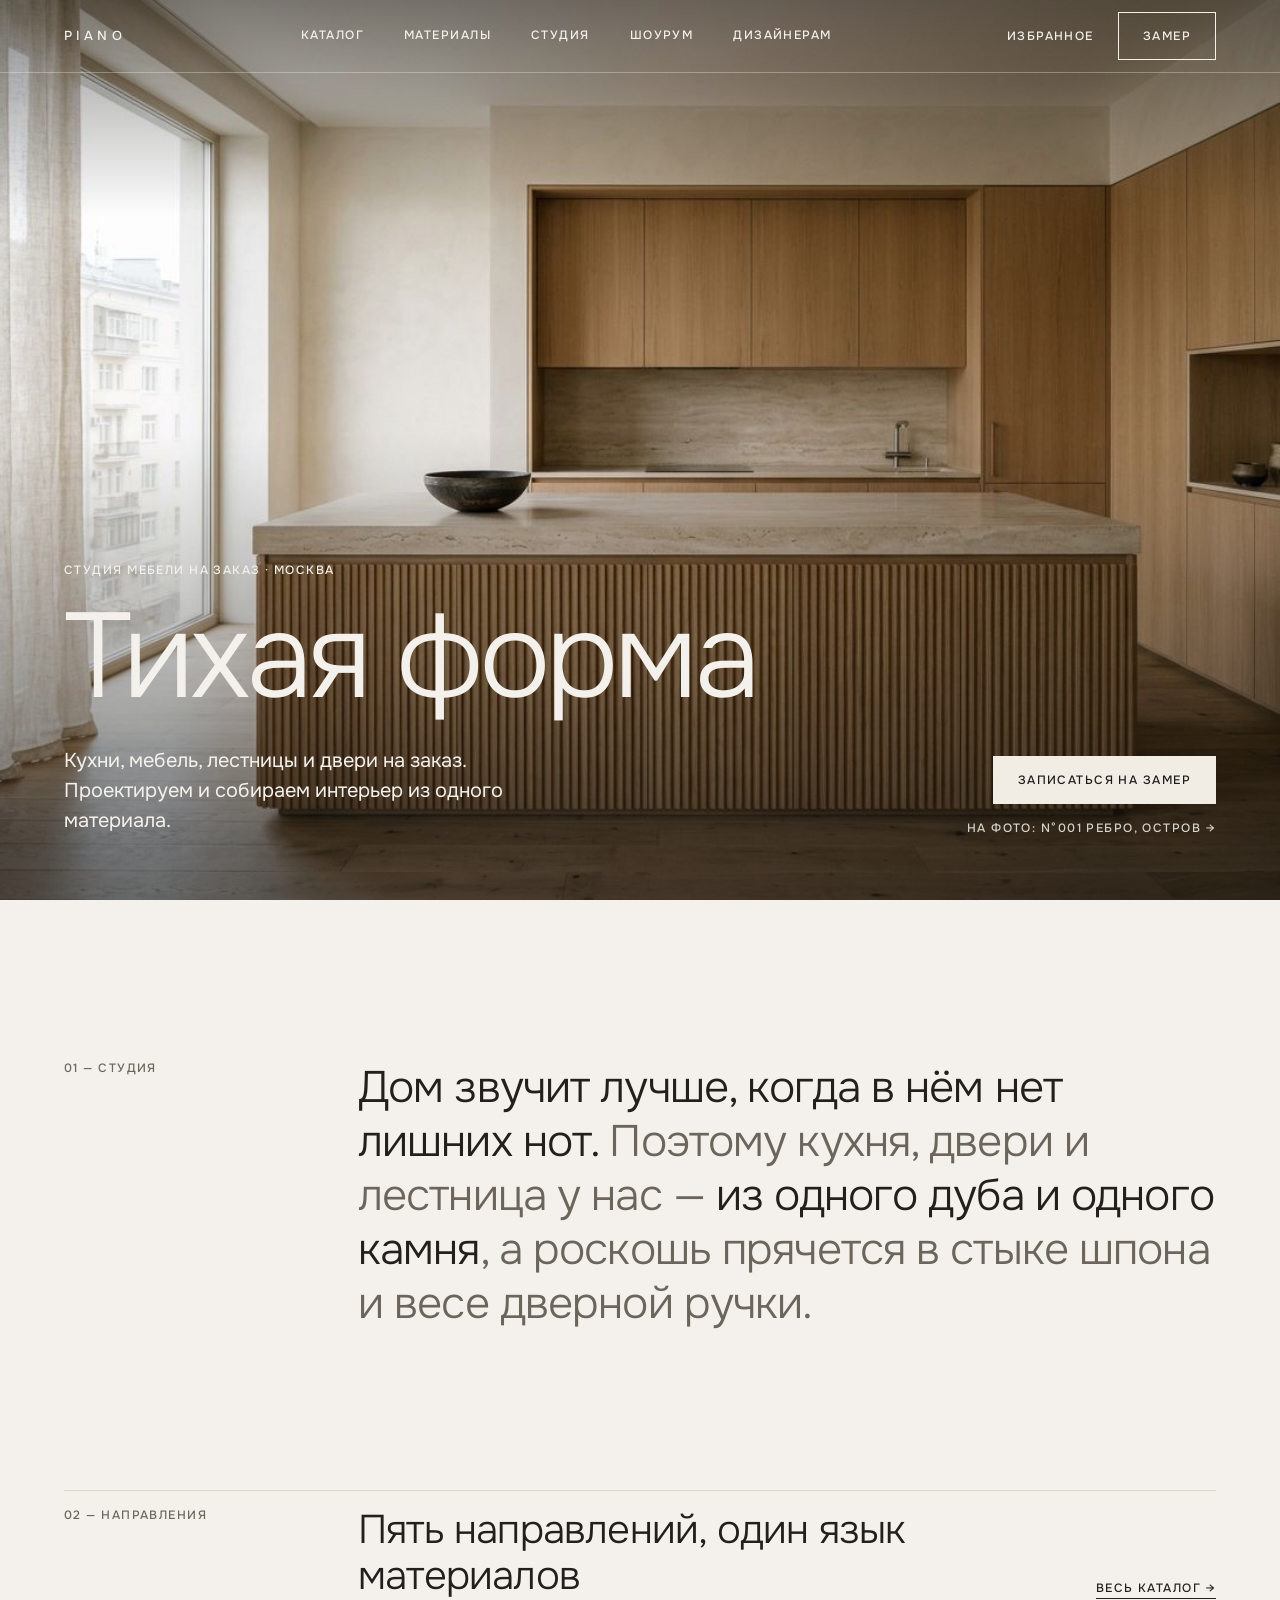
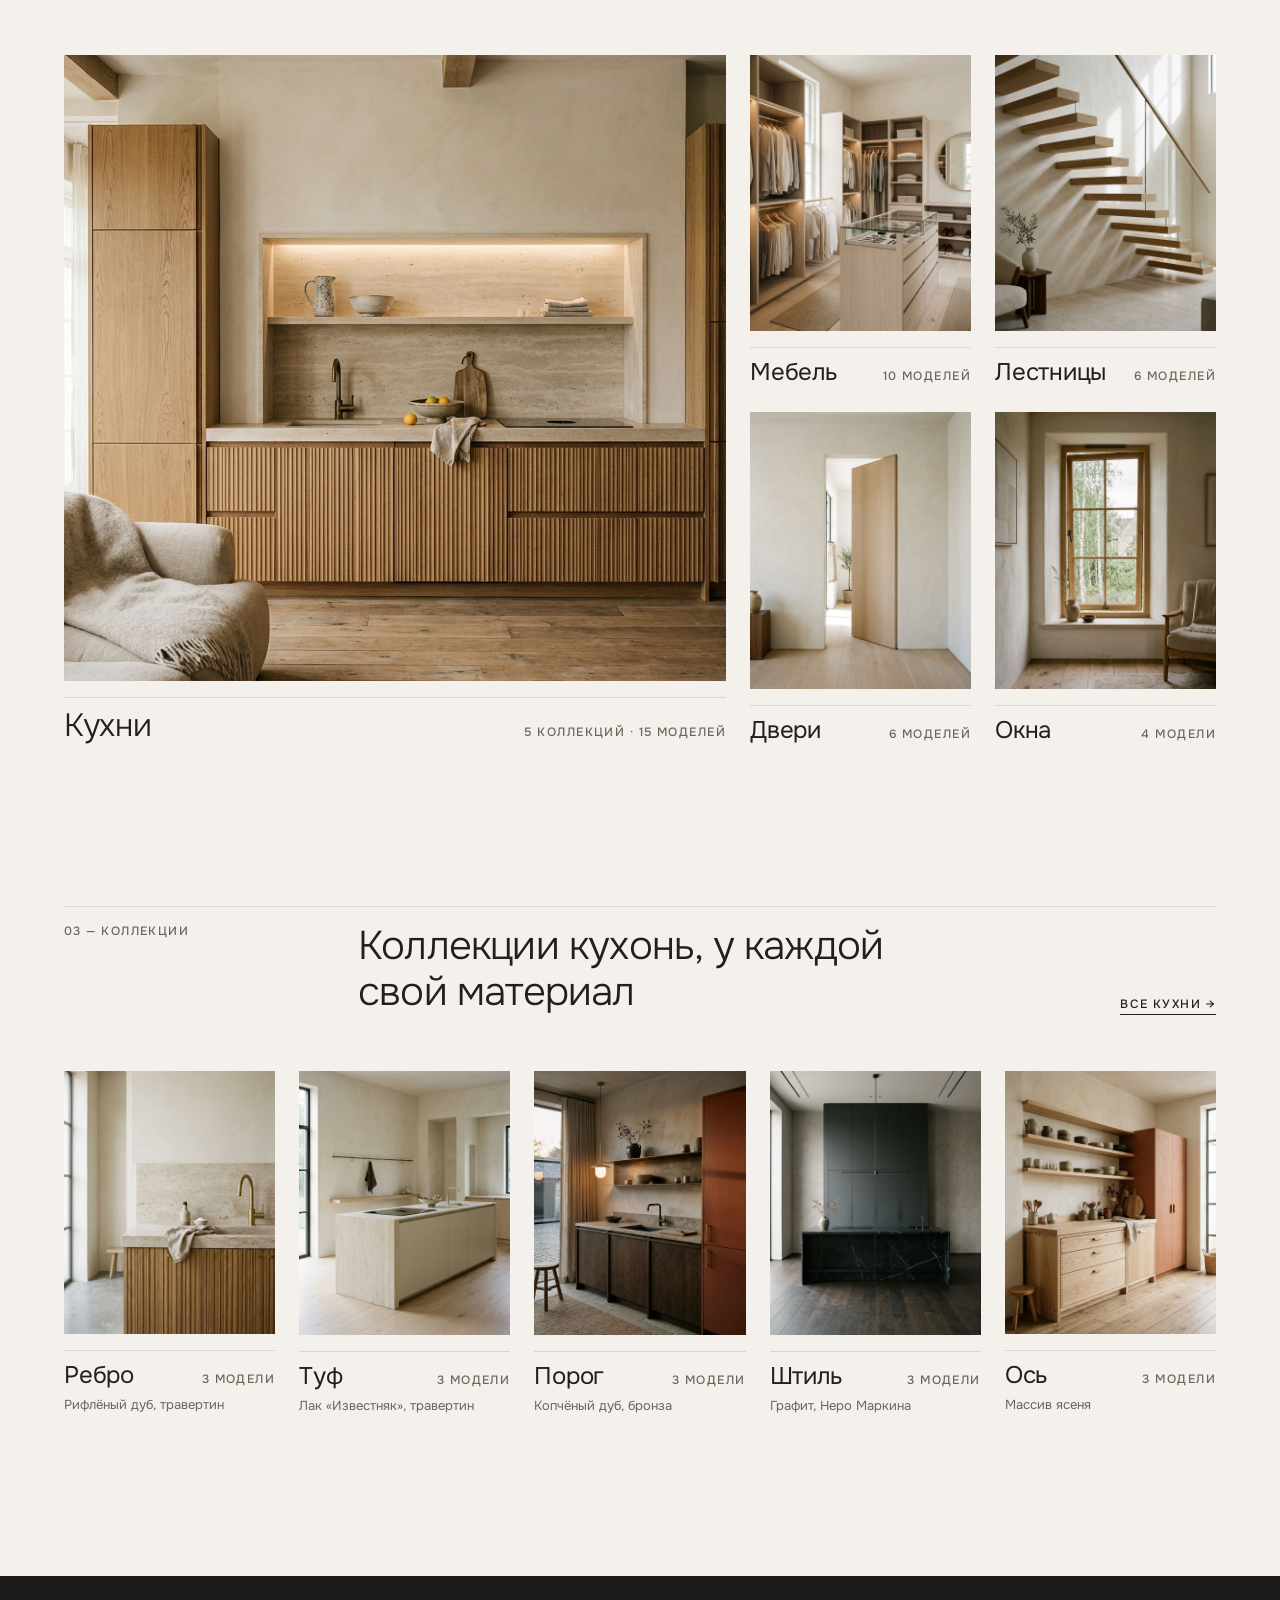
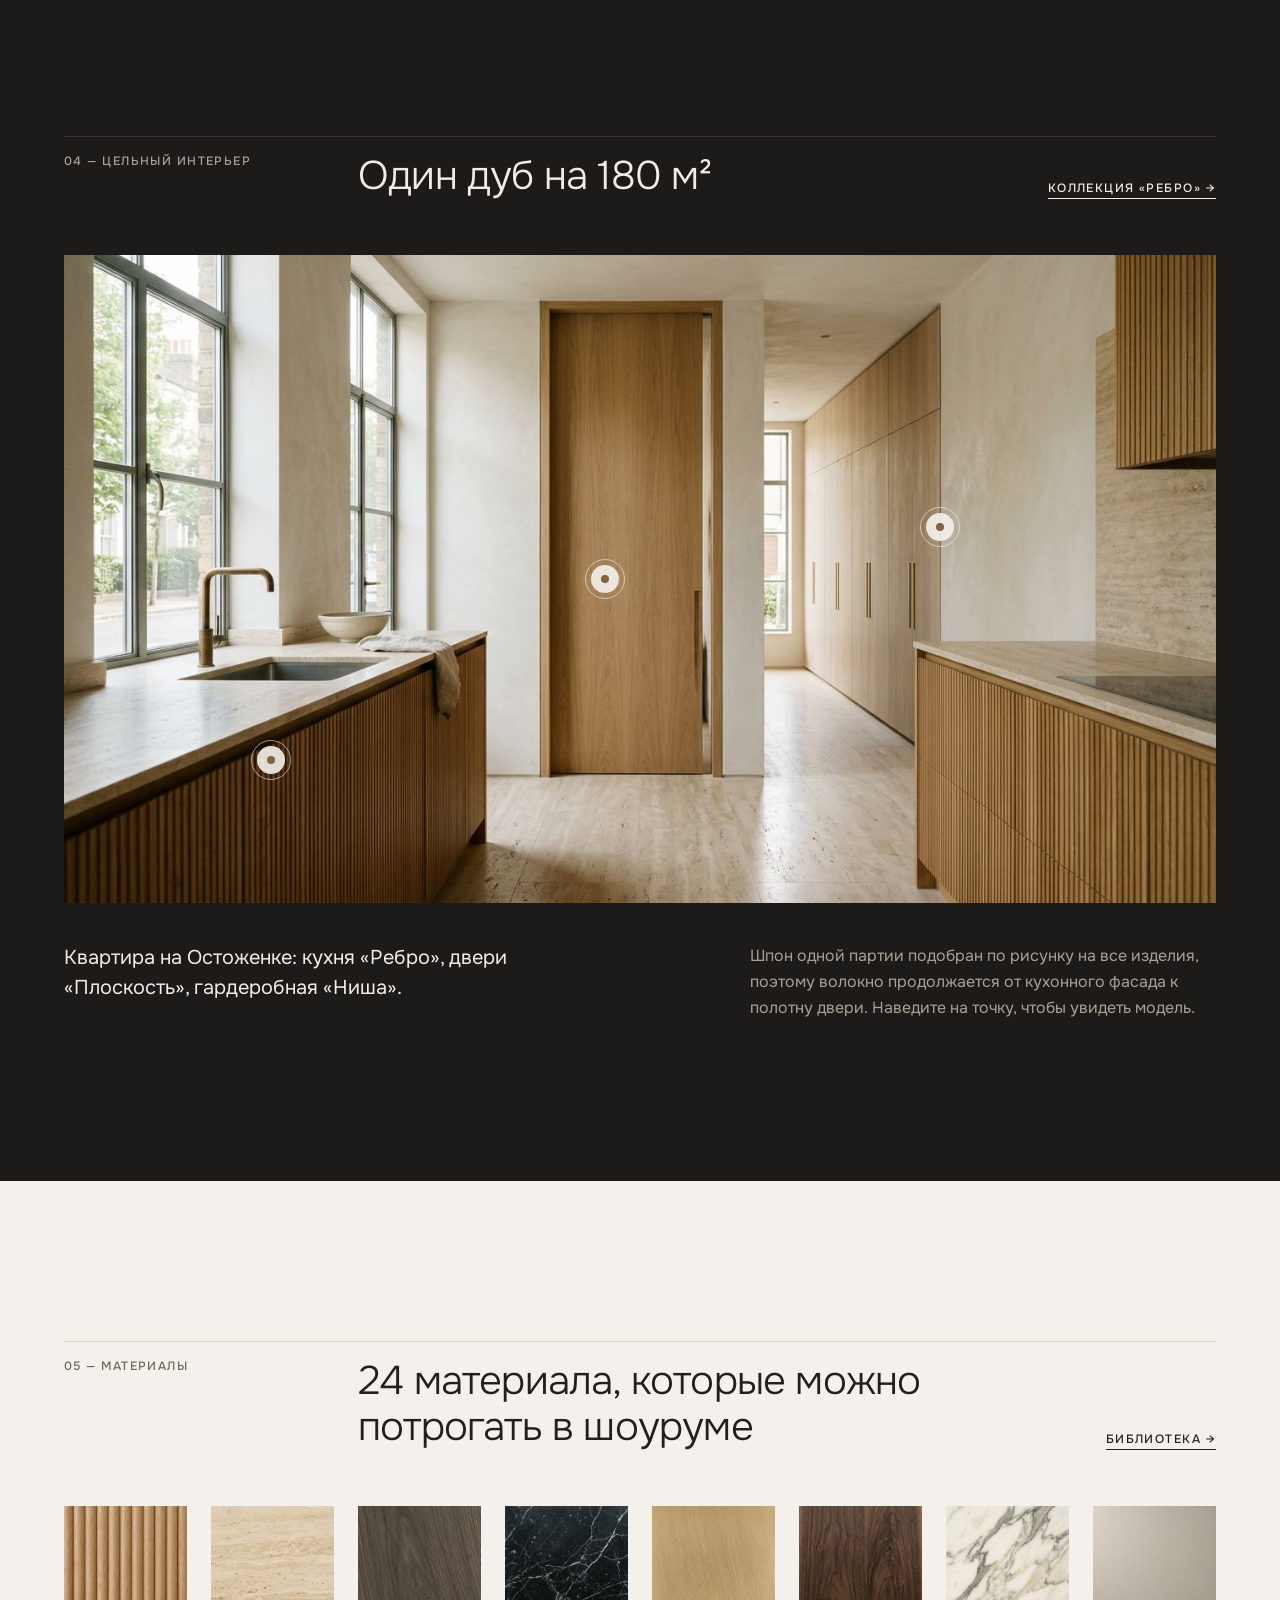
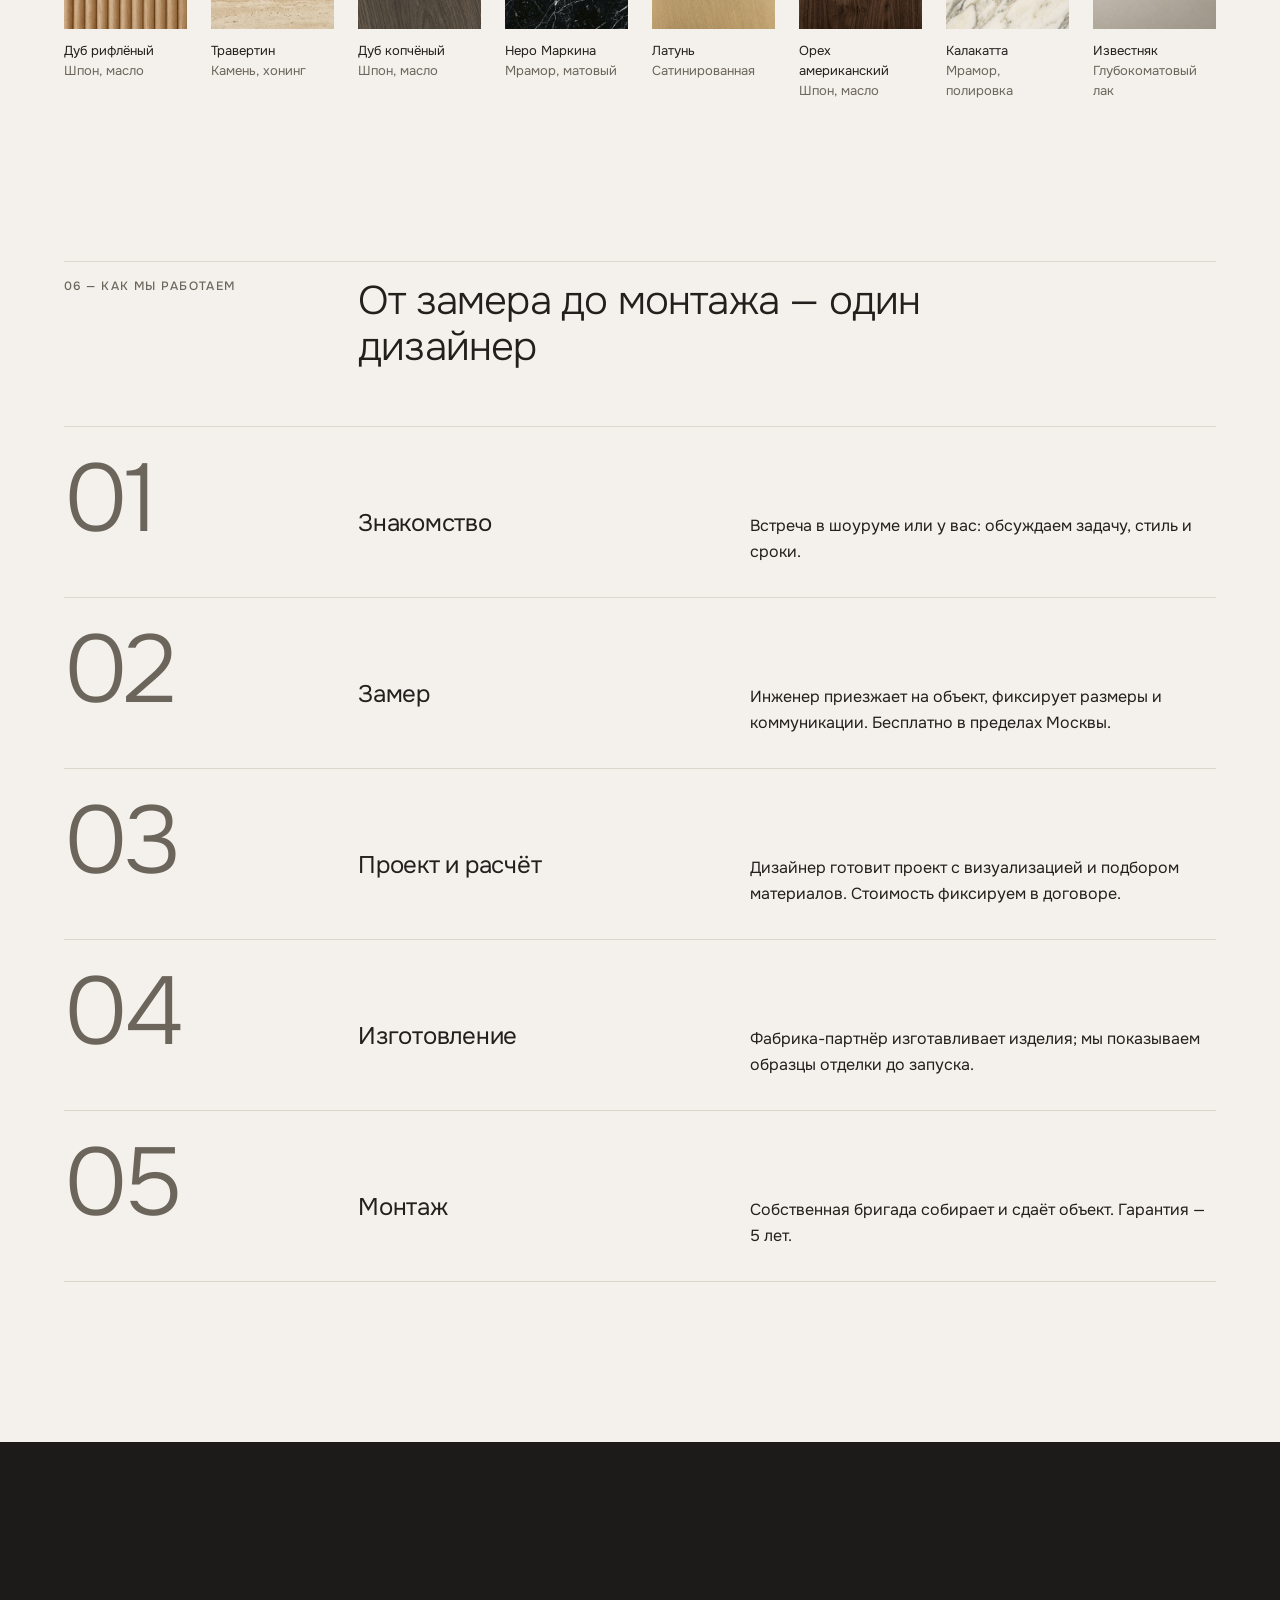
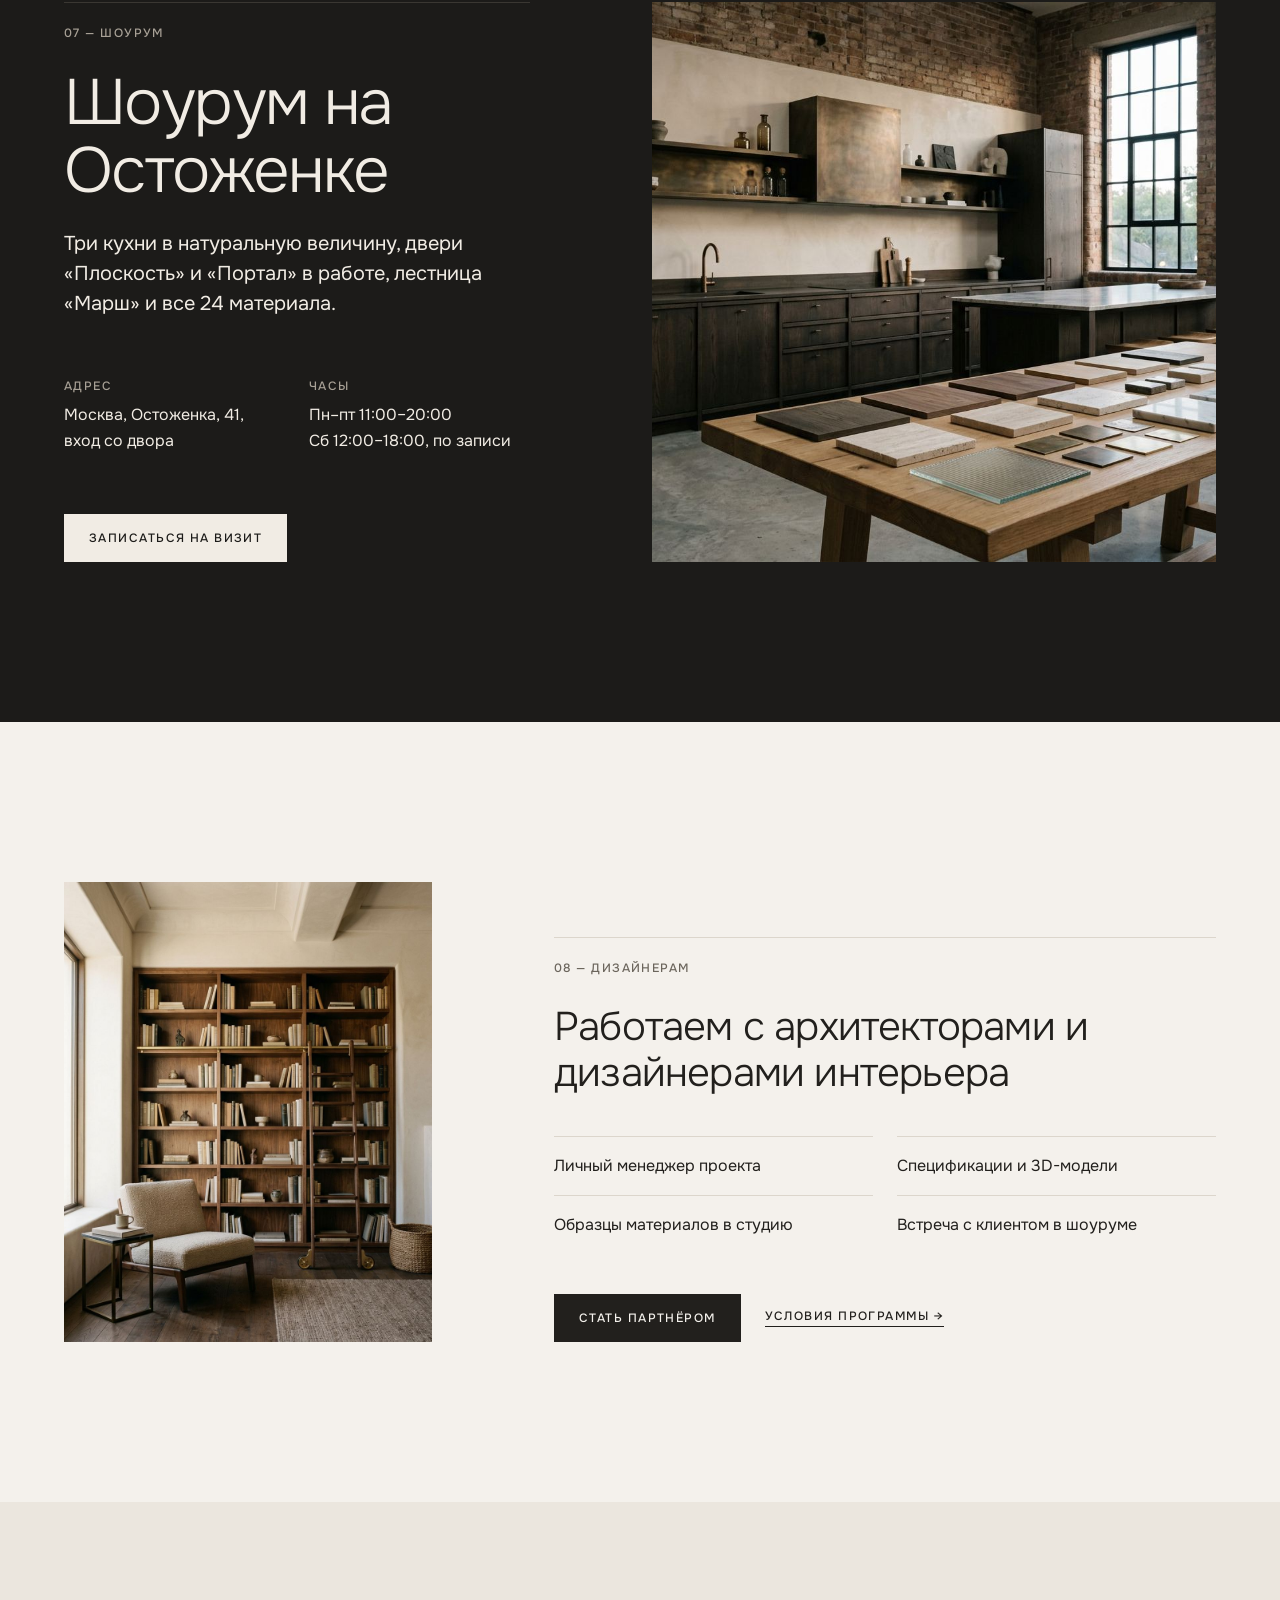
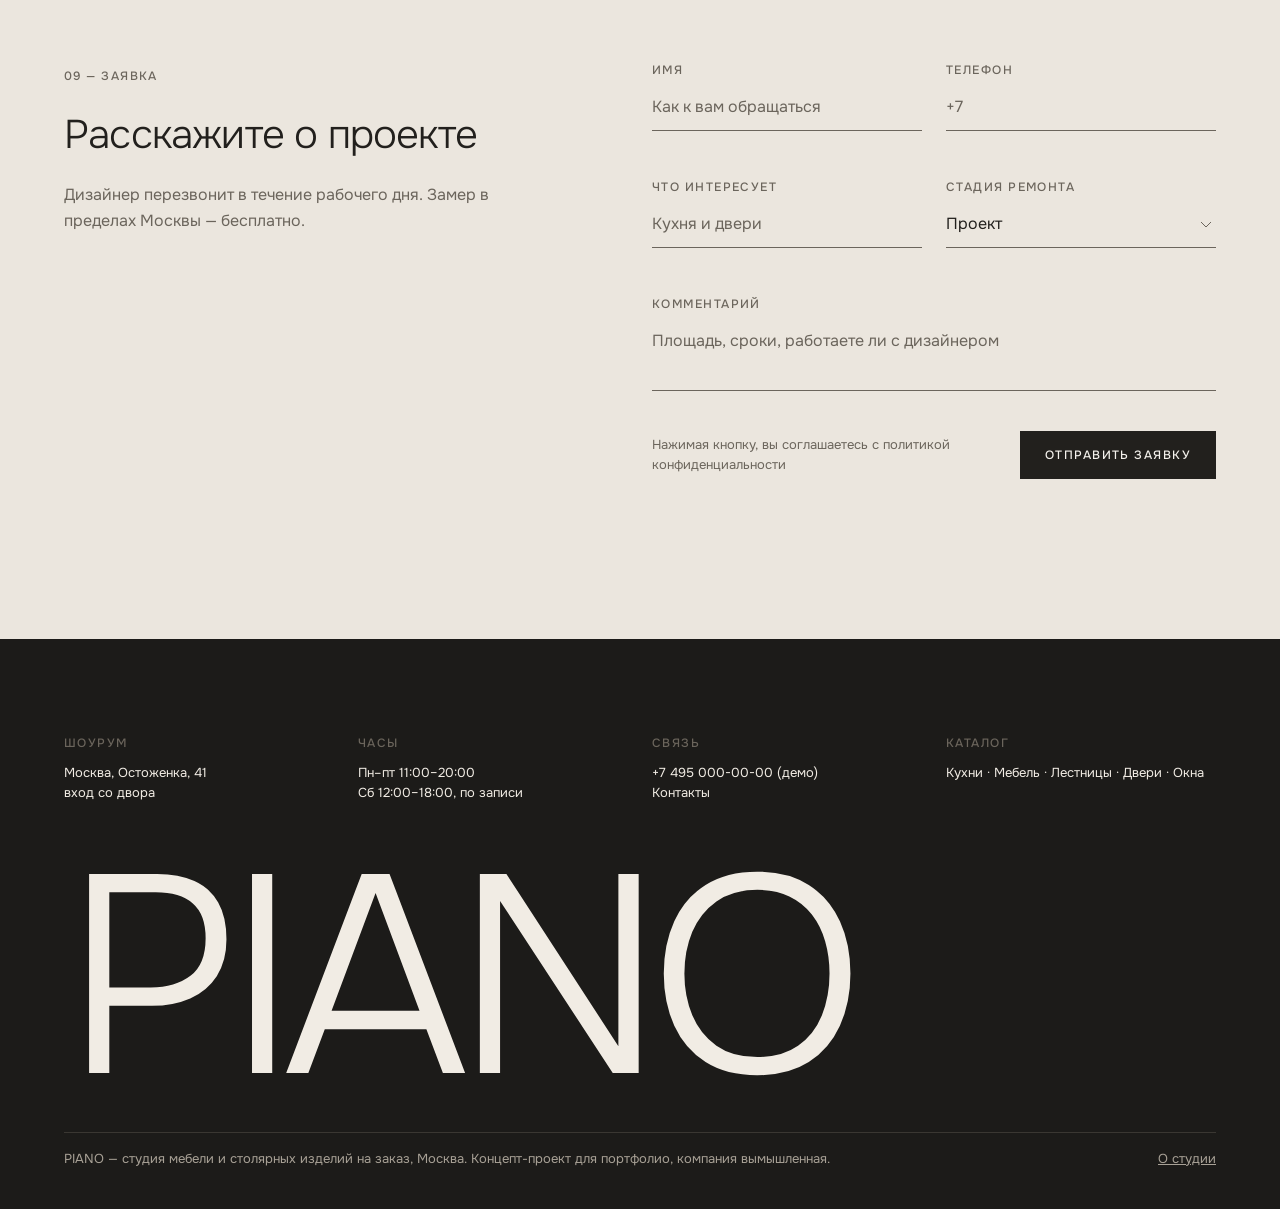
<file: piano/index.html>
<!doctype html>
<html lang="ru">
<head>
<meta charset="utf-8">
<meta name="viewport" content="width=device-width, initial-scale=1">
<title>PIANO — кухни, мебель, лестницы и двери на заказ</title>
<meta name="description" content="Студия-салон мебели и столярных изделий на заказ в Москве: кухни, мебель, лестницы, двери и окна. Концепт для портфолио.">
<meta property="og:title" content="PIANO — кухни, мебель, лестницы и двери на заказ">
<meta property="og:description" content="Студия-салон мебели и столярных изделий на заказ в Москве: кухни, мебель, лестницы, двери и окна. Концепт для портфолио.">
<meta property="og:image" content="img/home-hero.jpg">
<meta name="theme-color" content="#f4f1ec">
<link rel="icon" href="assets/favicon.svg" type="image/svg+xml">
<link rel="preconnect" href="https://fonts.googleapis.com">
<link rel="preconnect" href="https://fonts.gstatic.com" crossorigin>
<link rel="stylesheet" href="https://fonts.googleapis.com/css2?family=Onest:wght@300;400;500&amp;display=swap">
<link rel="stylesheet" href="assets/css/style.css">
<script src="data/catalog.js" defer></script>
<script src="assets/js/app.js" defer></script>
</head>
<body>
<a class="skip" href="#main">К содержанию</a>
<header class="hdr hdr--photo">
<div class="wrap hdr__in">
<a class="logo" href="index.html" aria-label="PIANO — на главную">PIANO</a>
<nav class="nav" aria-label="Основное меню"><a href="catalog.html">Каталог</a><a href="materials.html">Материалы</a><a href="studio.html">Студия</a><a href="showroom.html">Шоурум</a><a href="designers.html">Дизайнерам</a></nav>
<div class="hdr__tools">
<a class="fav-link label hide-sm" href="favorites.html">Избранное <span class="fav-count" data-fav-count hidden>0</span></a>
<a class="btn btn--ghost-light hide-sm" href="contacts.html#form">Замер</a>
<button type="button" class="icon-btn burger" data-menu-open aria-label="Открыть меню" aria-controls="mnav"><svg viewBox="0 0 22 22" aria-hidden="true"><path d="M3 7h16M3 15h16"/></svg></button>
</div>
</div>
</header>
<div class="mnav" id="mnav" hidden role="dialog" aria-modal="true" aria-label="Меню">
<div class="mnav__top"><a class="logo" href="index.html">PIANO</a><button type="button" class="icon-btn" data-menu-close aria-label="Закрыть меню"><svg viewBox="0 0 22 22" aria-hidden="true"><path d="M5 5l12 12M17 5L5 17"/></svg></button></div>
<ul><li><a href="catalog.html">Каталог</a></li><li><a href="materials.html">Материалы</a></li><li><a href="studio.html">Студия</a></li><li><a href="showroom.html">Шоурум</a></li><li><a href="designers.html">Дизайнерам</a></li><li><a href="favorites.html">Избранное <span class="fav-count" data-fav-count hidden>0</span></a></li><li><a href="contacts.html">Контакты</a></li></ul>
<a class="btn btn--block" href="contacts.html#form">Записаться на замер</a>
<p class="caption" style="margin-top:24px">Москва, Остоженка, 41 · +7 495 000-00-00 (демо)</p>
</div>
<main id="main">
<section class="hero">
<img class="hero__img" src="img/home-hero.jpg" alt="Кухня «Ребро»: остров из рифлёного дуба с травертином" fetchpriority="high">
<div class="wrap hero__body">
<div style="max-width:760px"><p class="label" style="margin-bottom:24px">Студия мебели на заказ · Москва</p><h1 class="display">Тихая форма</h1><p class="lead" style="margin-top:32px;max-width:520px">Кухни, мебель, лестницы и двери на заказ. Проектируем и собираем интерьер из одного материала.</p></div>
<div class="hero__aside"><a class="btn btn--light" href="contacts.html#form">Записаться на замер</a><a class="label" href="model.html?n=001" style="opacity:.85;text-decoration:none">На фото: N°001 Ребро, остров →</a></div>
</div>
</section>

<section class="sec"><div class="wrap g12"><span class="label muted" style="grid-column:1/4">01 — Студия</span>
<p class="manifest reveal"><b>Дом звучит лучше, когда в нём нет лишних нот.</b> Поэтому кухня, двери и лестница у нас — <b>из одного дуба и одного камня</b>, а роскошь прячется в стыке шпона и весе дверной ручки.</p></div></section>

<section class="sec sec--top0"><div class="wrap">
<div class="sec-head"><span class="label">02 — Направления</span><h2 class="h2">Пять направлений, один язык материалов</h2><a class="tlink" href="catalog.html">Весь каталог →</a></div>
<div class="dirs">
<a class="card dirs__main reveal" href="catalog.html?d=kitchens"><div class="photo"><img src="img/model-002.jpg" alt="Линейная кухня «Ребро» с пеналами до потолка" loading="lazy"></div><div class="card__meta"><h3 class="h3" style="font-size:32px;line-height:40px;font-weight:300">Кухни</h3><span class="label muted">5 коллекций · 15 моделей</span></div></a>
<div class="dirs__rest"><a class="card reveal" href="catalog.html?d=furniture"><div class="photo r45"><img src="img/cover-nisha.jpg" alt="Мебель" loading="lazy"></div><div class="card__meta"><h3 class="h3">Мебель</h3><span class="label muted">10 моделей</span></div></a><a class="card reveal" href="catalog.html?d=stairs"><div class="photo r45"><img src="img/cover-marsh.jpg" alt="Лестницы" loading="lazy"></div><div class="card__meta"><h3 class="h3">Лестницы</h3><span class="label muted">6 моделей</span></div></a><a class="card reveal" href="catalog.html?d=doors"><div class="photo r45"><img src="img/cover-ploskost.jpg" alt="Двери" loading="lazy"></div><div class="card__meta"><h3 class="h3">Двери</h3><span class="label muted">6 моделей</span></div></a><a class="card reveal" href="catalog.html?d=windows"><div class="photo r45"><img src="img/cover-rama.jpg" alt="Окна" loading="lazy"></div><div class="card__meta"><h3 class="h3">Окна</h3><span class="label muted">4 модели</span></div></a></div>
</div></div></section>

<section class="sec sec--top0"><div class="wrap">
<div class="sec-head"><span class="label">03 — Коллекции</span><h2 class="h2">Коллекции кухонь, у каждой свой материал</h2><a class="tlink" href="catalog.html?d=kitchens">Все кухни →</a></div>
<div class="cols5"><a class="card reveal" href="collection.html?c=rebro"><div class="photo r45"><img src="img/cover-rebro.jpg" alt="Коллекция Ребро" loading="lazy"></div><div class="card__meta"><h3 class="h3">Ребро</h3><span class="label muted">3 модели</span></div><p class="caption" style="margin-top:4px">Рифлёный дуб, травертин</p></a><a class="card reveal" href="collection.html?c=tuf"><div class="photo r45"><img src="img/cover-tuf.jpg" alt="Коллекция Туф" loading="lazy"></div><div class="card__meta"><h3 class="h3">Туф</h3><span class="label muted">3 модели</span></div><p class="caption" style="margin-top:4px">Лак «Известняк», травертин</p></a><a class="card reveal" href="collection.html?c=porog"><div class="photo r45"><img src="img/cover-porog.jpg" alt="Коллекция Порог" loading="lazy"></div><div class="card__meta"><h3 class="h3">Порог</h3><span class="label muted">3 модели</span></div><p class="caption" style="margin-top:4px">Копчёный дуб, бронза</p></a><a class="card reveal" href="collection.html?c=shtil"><div class="photo r45"><img src="img/cover-shtil.jpg" alt="Коллекция Штиль" loading="lazy"></div><div class="card__meta"><h3 class="h3">Штиль</h3><span class="label muted">3 модели</span></div><p class="caption" style="margin-top:4px">Графит, Неро Маркина</p></a><a class="card reveal" href="collection.html?c=os"><div class="photo r45"><img src="img/cover-os.jpg" alt="Коллекция Ось" loading="lazy"></div><div class="card__meta"><h3 class="h3">Ось</h3><span class="label muted">3 модели</span></div><p class="caption" style="margin-top:4px">Массив ясеня</p></a></div>
</div></section>

<section class="sec dark" id="interior"><div class="wrap">
<div class="sec-head"><span class="label">04 — Цельный интерьер</span><h2 class="h2">Один дуб на 180 м²</h2><a class="tlink" href="collection.html?c=rebro">Коллекция «Ребро» →</a></div>
<div class="hotspots reveal"><div class="photo r169"><img src="img/home-interior.jpg" alt="Квартира на Остоженке: кухня, дверь и гардеробная из одного дуба" loading="lazy"></div>
<a class="hot" href="model.html?n=002" style="left:18%;top:78%"><span aria-hidden="true">N°002 · Ребро, линейная</span><span class="visually-hidden">Кухня Ребро</span></a>
<a class="hot" href="model.html?n=032" style="left:47%;top:50%"><span aria-hidden="true">N°032 · Плоскость, скрытого монтажа</span><span class="visually-hidden">Дверь Плоскость</span></a>
<a class="hot hot--l" href="model.html?n=017" style="left:76%;top:42%"><span aria-hidden="true">N°017 · Ниша, шкаф в стену</span><span class="visually-hidden">Шкаф Ниша</span></a></div>
<div class="g12" style="margin-top:40px"><p class="lead" style="grid-column:1/6">Квартира на Остоженке: кухня «Ребро», двери «Плоскость», гардеробная «Ниша».</p><p class="muted" style="grid-column:8/13">Шпон одной партии подобран по рисунку на все изделия, поэтому волокно продолжается от кухонного фасада к полотну двери. Наведите на точку, чтобы увидеть модель.</p></div>
</div></section>

<section class="sec"><div class="wrap">
<div class="sec-head"><span class="label">05 — Материалы</span><h2 class="h2">24 материала, которые можно потрогать в шоуруме</h2><a class="tlink" href="materials.html">Библиотека →</a></div>
<div class="cols8"><a class="sw reveal" href="materials.html?m=oak-fluted"><span class="sw__img"><img src="img/material-oak-fluted.jpg" alt="" loading="lazy"></span><span class="sw__nm">Дуб рифлёный</span><span class="sw__tp">Шпон, масло</span></a><a class="sw reveal" href="materials.html?m=travertine"><span class="sw__img"><img src="img/material-travertine.jpg" alt="" loading="lazy"></span><span class="sw__nm">Травертин</span><span class="sw__tp">Камень, хонинг</span></a><a class="sw reveal" href="materials.html?m=oak-smoked"><span class="sw__img"><img src="img/material-oak-smoked.jpg" alt="" loading="lazy"></span><span class="sw__nm">Дуб копчёный</span><span class="sw__tp">Шпон, масло</span></a><a class="sw reveal" href="materials.html?m=nero-marquina"><span class="sw__img"><img src="img/material-nero-marquina.jpg" alt="" loading="lazy"></span><span class="sw__nm">Неро Маркина</span><span class="sw__tp">Мрамор, матовый</span></a><a class="sw reveal" href="materials.html?m=brass"><span class="sw__img"><img src="img/material-brass.jpg" alt="" loading="lazy"></span><span class="sw__nm">Латунь</span><span class="sw__tp">Сатинированная</span></a><a class="sw reveal" href="materials.html?m=walnut"><span class="sw__img"><img src="img/material-walnut.jpg" alt="" loading="lazy"></span><span class="sw__nm">Орех американский</span><span class="sw__tp">Шпон, масло</span></a><a class="sw reveal" href="materials.html?m=calacatta"><span class="sw__img"><img src="img/material-calacatta.jpg" alt="" loading="lazy"></span><span class="sw__nm">Калакатта</span><span class="sw__tp">Мрамор, полировка</span></a><a class="sw reveal" href="materials.html?m=lacquer-limestone"><span class="sw__img"><img src="img/material-lacquer-limestone.jpg" alt="" loading="lazy"></span><span class="sw__nm">Известняк</span><span class="sw__tp">Глубокоматовый лак</span></a></div>
</div></section>

<section class="sec sec--top0"><div class="wrap">
<div class="sec-head"><span class="label">06 — Как мы работаем</span><h2 class="h2">От замера до монтажа — один дизайнер</h2></div>
<div class="step reveal"><span class="step__n">01</span><h3 class="h3">Знакомство</h3><p>Встреча в шоуруме или у вас: обсуждаем задачу, стиль и сроки.</p></div>
<div class="step reveal"><span class="step__n">02</span><h3 class="h3">Замер</h3><p>Инженер приезжает на объект, фиксирует размеры и коммуникации. Бесплатно в пределах Москвы.</p></div>
<div class="step reveal"><span class="step__n">03</span><h3 class="h3">Проект и расчёт</h3><p>Дизайнер готовит проект с визуализацией и подбором материалов. Стоимость фиксируем в договоре.</p></div>
<div class="step reveal"><span class="step__n">04</span><h3 class="h3">Изготовление</h3><p>Фабрика-партнёр изготавливает изделия; мы показываем образцы отделки до запуска.</p></div>
<div class="step reveal"><span class="step__n">05</span><h3 class="h3">Монтаж</h3><p>Собственная бригада собирает и сдаёт объект. Гарантия — 5 лет.</p></div>
</div></section>

<section class="sec dark"><div class="wrap g12" style="align-items:stretch">
<div style="grid-column:1/6;display:flex;flex-direction:column;justify-content:space-between;gap:40px;padding-top:16px;border-top:1px solid var(--d-line)">
<div><span class="label muted">07 — Шоурум</span><h2 class="h1" style="margin-top:24px">Шоурум на Остоженке</h2><p class="lead" style="margin-top:24px">Три кухни в натуральную величину, двери «Плоскость» и «Портал» в работе, лестница «Марш» и все 24 материала.</p></div>
<div class="cols2"><div><p class="label muted" style="margin-bottom:8px">Адрес</p><p>Москва, Остоженка, 41,<br>вход со двора</p></div><div><p class="label muted" style="margin-bottom:8px">Часы</p><p>Пн–пт 11:00–20:00<br>Сб 12:00–18:00, по записи</p></div></div>
<div><a class="btn btn--light" href="showroom.html#book">Записаться на визит</a></div></div>
<div class="photo" style="grid-column:7/13;min-height:560px"><img src="img/home-showroom.jpg" alt="Шоурум PIANO: кухня «Порог» и стол с образцами" loading="lazy"></div>
</div></section>

<section class="sec"><div class="wrap g12" style="align-items:end">
<div class="photo r45" style="grid-column:1/5"><img src="img/cover-friz.jpg" alt="Библиотека «Фриз» из американского ореха" loading="lazy"></div>
<div style="grid-column:6/13;padding-top:16px;border-top:1px solid var(--line)"><span class="label muted">08 — Дизайнерам</span><h2 class="h2" style="margin-top:24px">Работаем с архитекторами и дизайнерами интерьера</h2>
<div class="cols2" style="gap:0 24px;margin-top:40px"><p style="padding:16px 0;border-top:1px solid var(--line)">Личный менеджер проекта</p><p style="padding:16px 0;border-top:1px solid var(--line)">Спецификации и 3D-модели</p><p style="padding:16px 0;border-top:1px solid var(--line)">Образцы материалов в студию</p><p style="padding:16px 0;border-top:1px solid var(--line)">Встреча с клиентом в шоуруме</p></div>
<div style="margin-top:40px;display:flex;gap:24px;align-items:center;flex-wrap:wrap"><a class="btn" href="designers.html#apply">Стать партнёром</a><a class="tlink" href="designers.html">Условия программы →</a></div></div>
</div></section>

<section class="sec sec--raised" id="form"><div class="wrap g12" style="align-items:start">
<div style="grid-column:1/6"><span class="label muted">09 — Заявка</span><h2 class="h2" style="margin-top:24px">Расскажите о проекте</h2><p class="muted" style="margin-top:24px">Дизайнер перезвонит в течение рабочего дня. Замер в пределах Москвы — бесплатно.</p></div>
<div style="grid-column:7/13"><form class="form-grid" data-demo="home" novalidate>
<label class="field"><span class="label">Имя</span><input name="name" type="text" placeholder="Как к вам обращаться" autocomplete="name" required><span class="field__hint" hidden></span></label>
<label class="field"><span class="label">Телефон</span><input name="phone" type="tel" placeholder="+7" autocomplete="tel" required><span class="field__hint" hidden></span></label>
<label class="field"><span class="label">Что интересует</span><input name="interest" type="text" placeholder="Кухня и двери"><span class="field__hint" hidden></span></label>
<label class="field"><span class="label">Стадия ремонта</span><select name="stage"><option>Проект</option><option>Черновая отделка</option><option>Чистовая отделка</option><option>Ремонт закончен</option></select></label>
<label class="field full"><span class="label">Комментарий</span><textarea name="comment" rows="2" placeholder="Площадь, сроки, работаете ли с дизайнером"></textarea></label>
<div class="full form-foot"><p class="caption" style="max-width:320px">Нажимая кнопку, вы соглашаетесь с политикой конфиденциальности</p><button type="submit" class="btn">Отправить заявку</button></div>
</form></div>
</div></section>
</main>
<footer class="ftr">
<div class="wrap">
<div class="ftr__cols">
<div><p class="label muted" style="margin-bottom:12px">Шоурум</p><p>Москва, Остоженка, 41<br>вход со двора</p></div>
<div><p class="label muted" style="margin-bottom:12px">Часы</p><p>Пн–пт 11:00–20:00<br>Сб 12:00–18:00, по записи</p></div>
<div><p class="label muted" style="margin-bottom:12px">Связь</p><p>+7 495 000-00-00 (демо)<br><a href="contacts.html">Контакты</a></p></div>
<div><p class="label muted" style="margin-bottom:12px">Каталог</p><p><a href="catalog.html?d=kitchens">Кухни</a> · <a href="catalog.html?d=furniture">Мебель</a> · <a href="catalog.html?d=stairs">Лестницы</a> · <a href="catalog.html?d=doors">Двери</a> · <a href="catalog.html?d=windows">Окна</a></p></div>
</div>
<p class="ftr__word" aria-hidden="true">PIANO</p>
<div class="ftr__bottom"><span>PIANO — студия мебели и столярных изделий на заказ, Москва. Концепт-проект для портфолио, компания вымышленная.</span><a href="studio.html">О студии</a></div>
</div>
</footer>
</body>
</html>
</file>
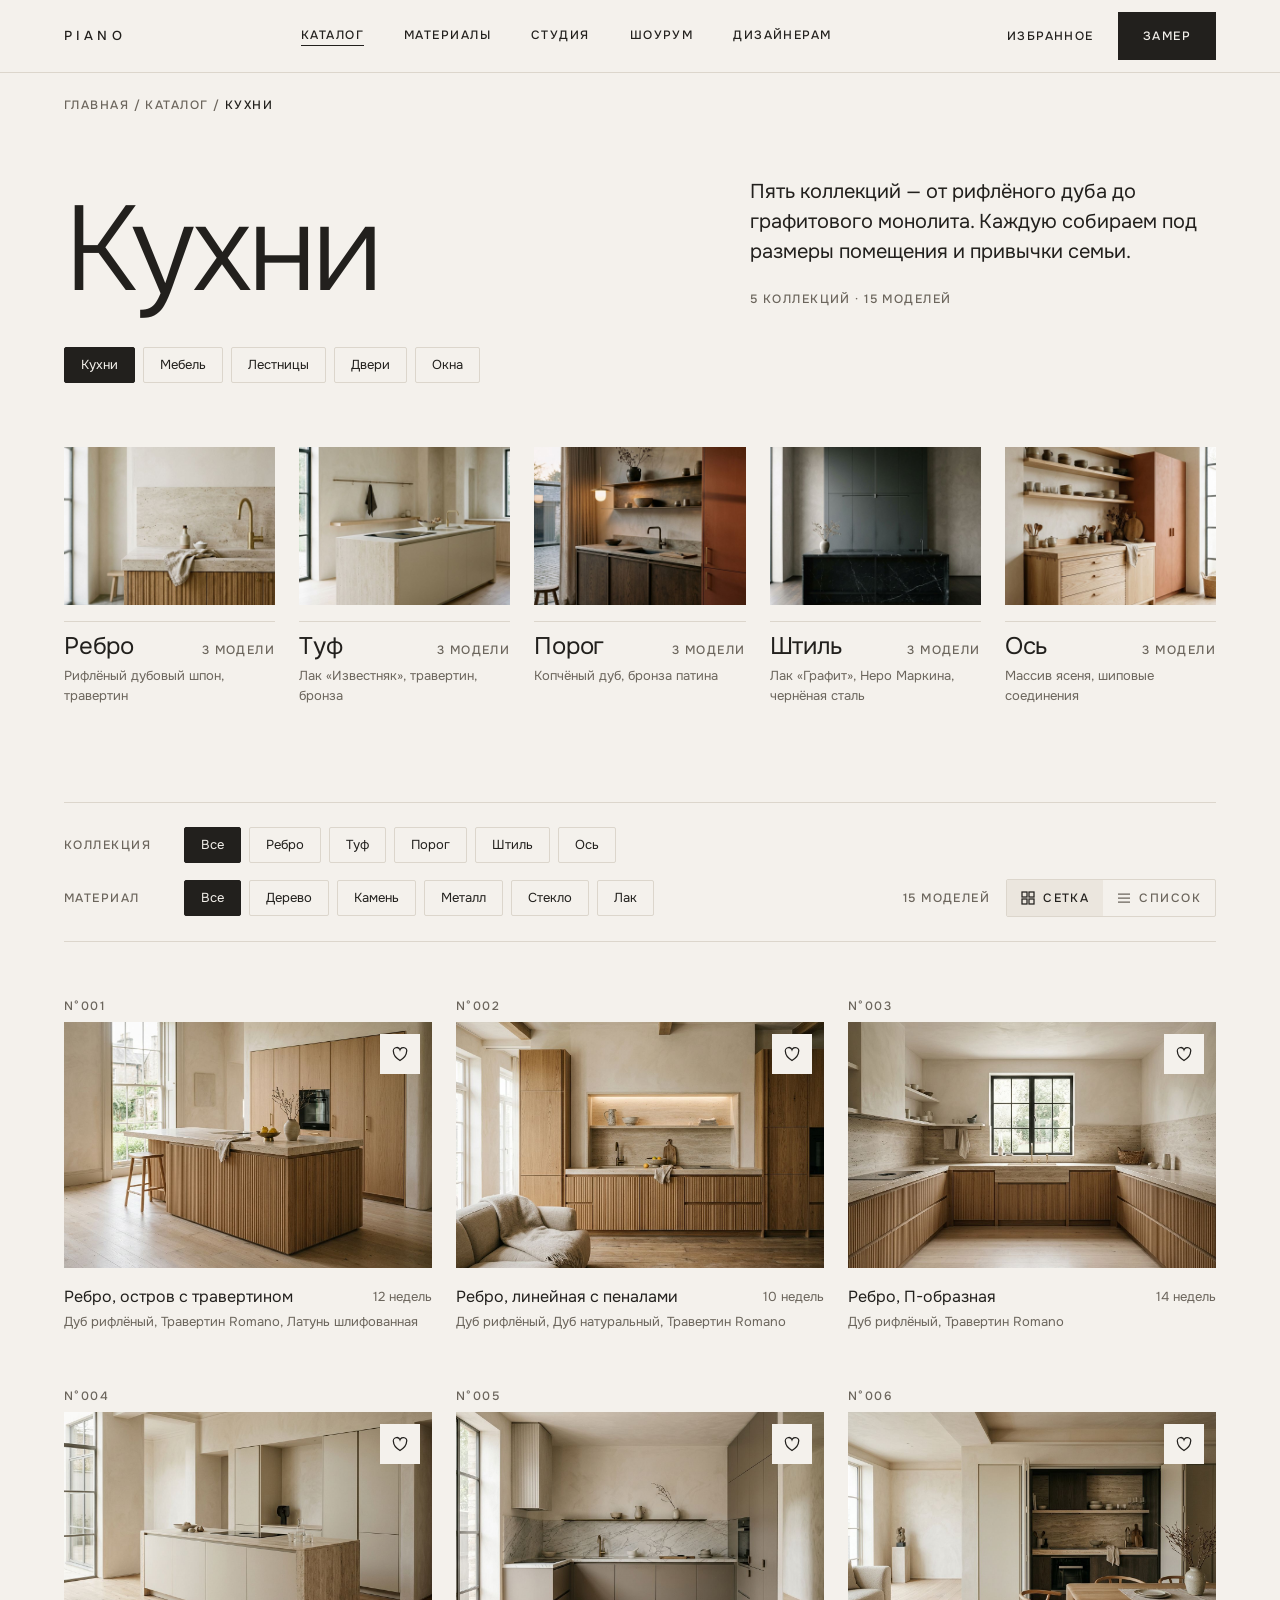
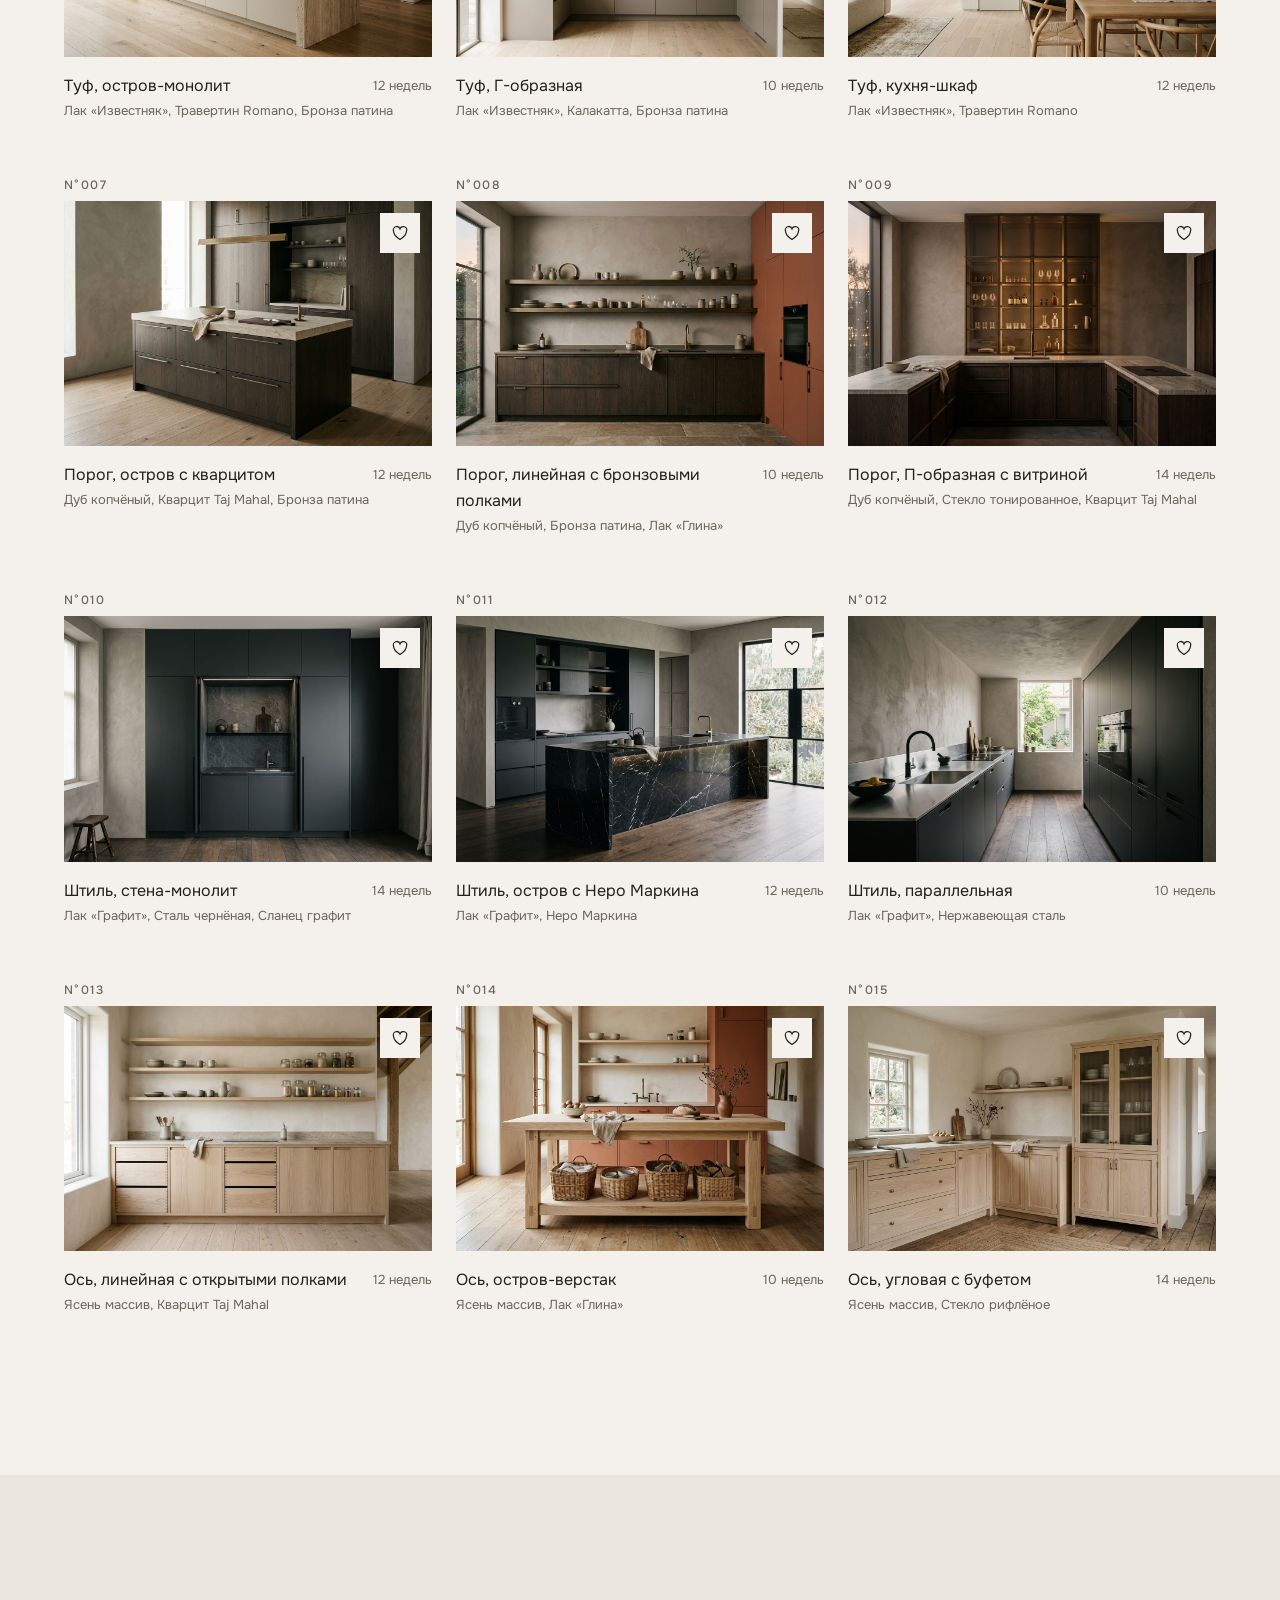
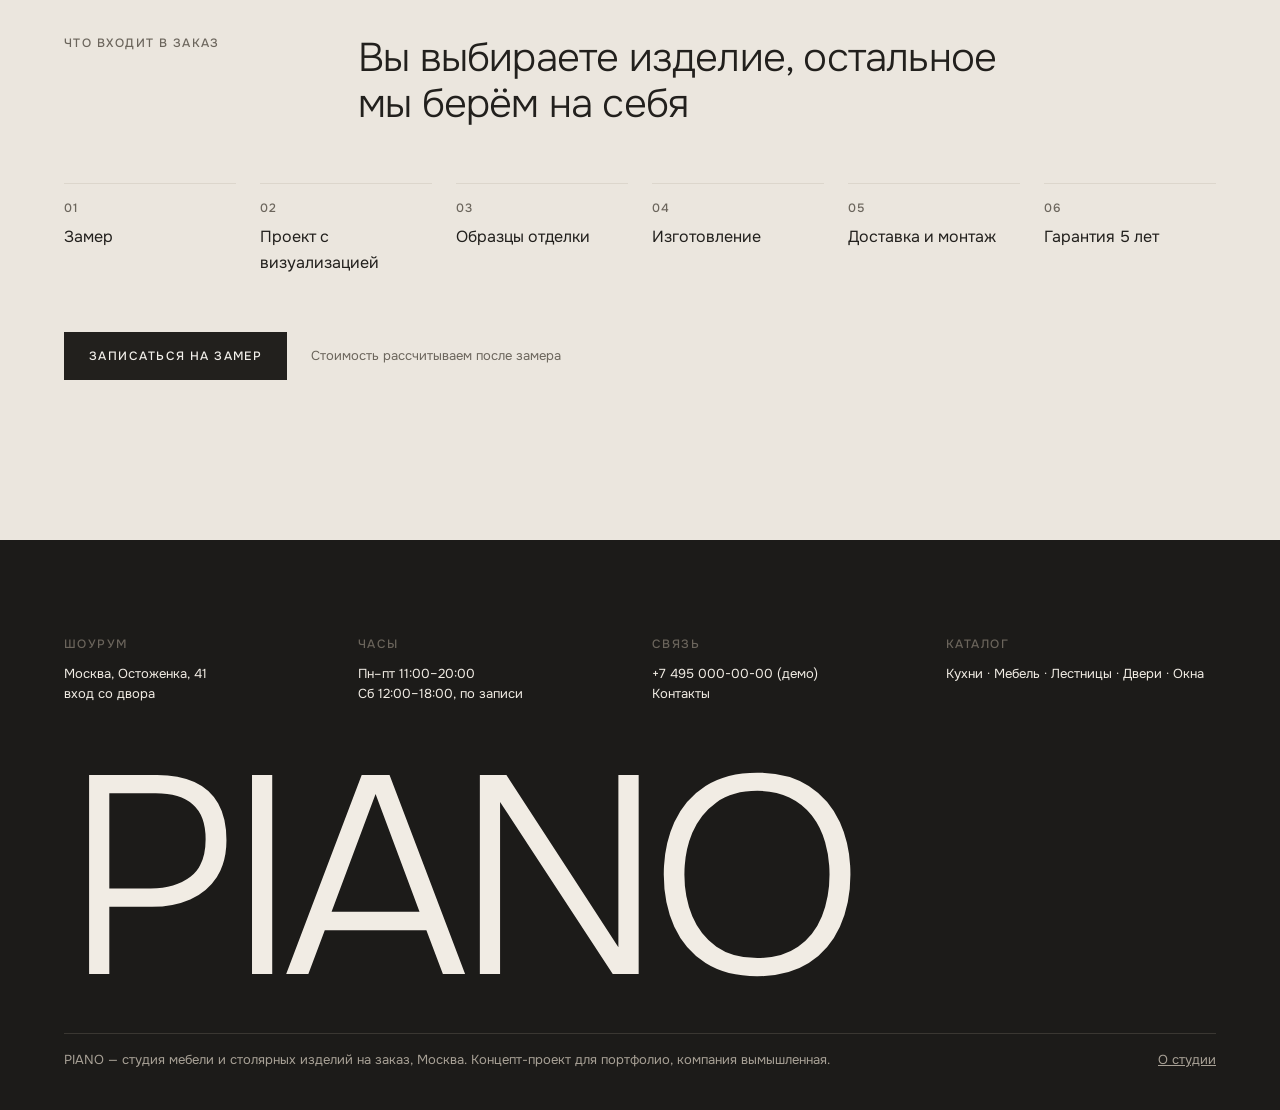
<file: piano/catalog.html>
<!doctype html>
<html lang="ru">
<head>
<meta charset="utf-8">
<meta name="viewport" content="width=device-width, initial-scale=1">
<title>Каталог — PIANO</title>
<meta name="description" content="Каталог PIANO: кухни, мебель, лестницы, двери и окна на заказ.">
<meta property="og:title" content="Каталог — PIANO">
<meta property="og:description" content="Каталог PIANO: кухни, мебель, лестницы, двери и окна на заказ.">
<meta property="og:image" content="img/home-hero.jpg">
<meta name="theme-color" content="#f4f1ec">
<link rel="icon" href="assets/favicon.svg" type="image/svg+xml">
<link rel="preconnect" href="https://fonts.googleapis.com">
<link rel="preconnect" href="https://fonts.gstatic.com" crossorigin>
<link rel="stylesheet" href="https://fonts.googleapis.com/css2?family=Onest:wght@300;400;500&amp;display=swap">
<link rel="stylesheet" href="assets/css/style.css">
<script src="data/catalog.js" defer></script>
<script src="assets/js/app.js" defer></script>
</head>
<body>
<a class="skip" href="#main">К содержанию</a>
<header class="hdr">
<div class="wrap hdr__in">
<a class="logo" href="index.html" aria-label="PIANO — на главную">PIANO</a>
<nav class="nav" aria-label="Основное меню"><a href="catalog.html" aria-current="page">Каталог</a><a href="materials.html">Материалы</a><a href="studio.html">Студия</a><a href="showroom.html">Шоурум</a><a href="designers.html">Дизайнерам</a></nav>
<div class="hdr__tools">
<a class="fav-link label hide-sm" href="favorites.html">Избранное <span class="fav-count" data-fav-count hidden>0</span></a>
<a class="btn hide-sm" href="contacts.html#form">Замер</a>
<button type="button" class="icon-btn burger" data-menu-open aria-label="Открыть меню" aria-controls="mnav"><svg viewBox="0 0 22 22" aria-hidden="true"><path d="M3 7h16M3 15h16"/></svg></button>
</div>
</div>
</header>
<div class="mnav" id="mnav" hidden role="dialog" aria-modal="true" aria-label="Меню">
<div class="mnav__top"><a class="logo" href="index.html">PIANO</a><button type="button" class="icon-btn" data-menu-close aria-label="Закрыть меню"><svg viewBox="0 0 22 22" aria-hidden="true"><path d="M5 5l12 12M17 5L5 17"/></svg></button></div>
<ul><li><a href="catalog.html">Каталог</a></li><li><a href="materials.html">Материалы</a></li><li><a href="studio.html">Студия</a></li><li><a href="showroom.html">Шоурум</a></li><li><a href="designers.html">Дизайнерам</a></li><li><a href="favorites.html">Избранное <span class="fav-count" data-fav-count hidden>0</span></a></li><li><a href="contacts.html">Контакты</a></li></ul>
<a class="btn btn--block" href="contacts.html#form">Записаться на замер</a>
<p class="caption" style="margin-top:24px">Москва, Остоженка, 41 · +7 495 000-00-00 (демо)</p>
</div>
<main id="main">
<div data-page="catalog"></div>
<section class="sec sec--raised"><div class="wrap">
<div class="g12" style="margin-bottom:56px"><span class="label muted" style="grid-column:1/4">Что входит в заказ</span><h2 class="h2" style="grid-column:4/11">Вы выбираете изделие, остальное мы берём на себя</h2></div>
<div class="ben" style="grid-template-columns:repeat(6,minmax(0,1fr))">
<div><p class="label muted">01</p><p style="margin-top:8px">Замер</p></div><div><p class="label muted">02</p><p style="margin-top:8px">Проект с визуализацией</p></div><div><p class="label muted">03</p><p style="margin-top:8px">Образцы отделки</p></div><div><p class="label muted">04</p><p style="margin-top:8px">Изготовление</p></div><div><p class="label muted">05</p><p style="margin-top:8px">Доставка и монтаж</p></div><div><p class="label muted">06</p><p style="margin-top:8px">Гарантия 5 лет</p></div>
</div>
<div style="margin-top:56px;display:flex;gap:24px;align-items:center;flex-wrap:wrap"><a class="btn" href="contacts.html#form">Записаться на замер</a><span class="caption">Стоимость рассчитываем после замера</span></div>
</div></section>
</main>
<footer class="ftr">
<div class="wrap">
<div class="ftr__cols">
<div><p class="label muted" style="margin-bottom:12px">Шоурум</p><p>Москва, Остоженка, 41<br>вход со двора</p></div>
<div><p class="label muted" style="margin-bottom:12px">Часы</p><p>Пн–пт 11:00–20:00<br>Сб 12:00–18:00, по записи</p></div>
<div><p class="label muted" style="margin-bottom:12px">Связь</p><p>+7 495 000-00-00 (демо)<br><a href="contacts.html">Контакты</a></p></div>
<div><p class="label muted" style="margin-bottom:12px">Каталог</p><p><a href="catalog.html?d=kitchens">Кухни</a> · <a href="catalog.html?d=furniture">Мебель</a> · <a href="catalog.html?d=stairs">Лестницы</a> · <a href="catalog.html?d=doors">Двери</a> · <a href="catalog.html?d=windows">Окна</a></p></div>
</div>
<p class="ftr__word" aria-hidden="true">PIANO</p>
<div class="ftr__bottom"><span>PIANO — студия мебели и столярных изделий на заказ, Москва. Концепт-проект для портфолио, компания вымышленная.</span><a href="studio.html">О студии</a></div>
</div>
</footer>
</body>
</html>
</file>
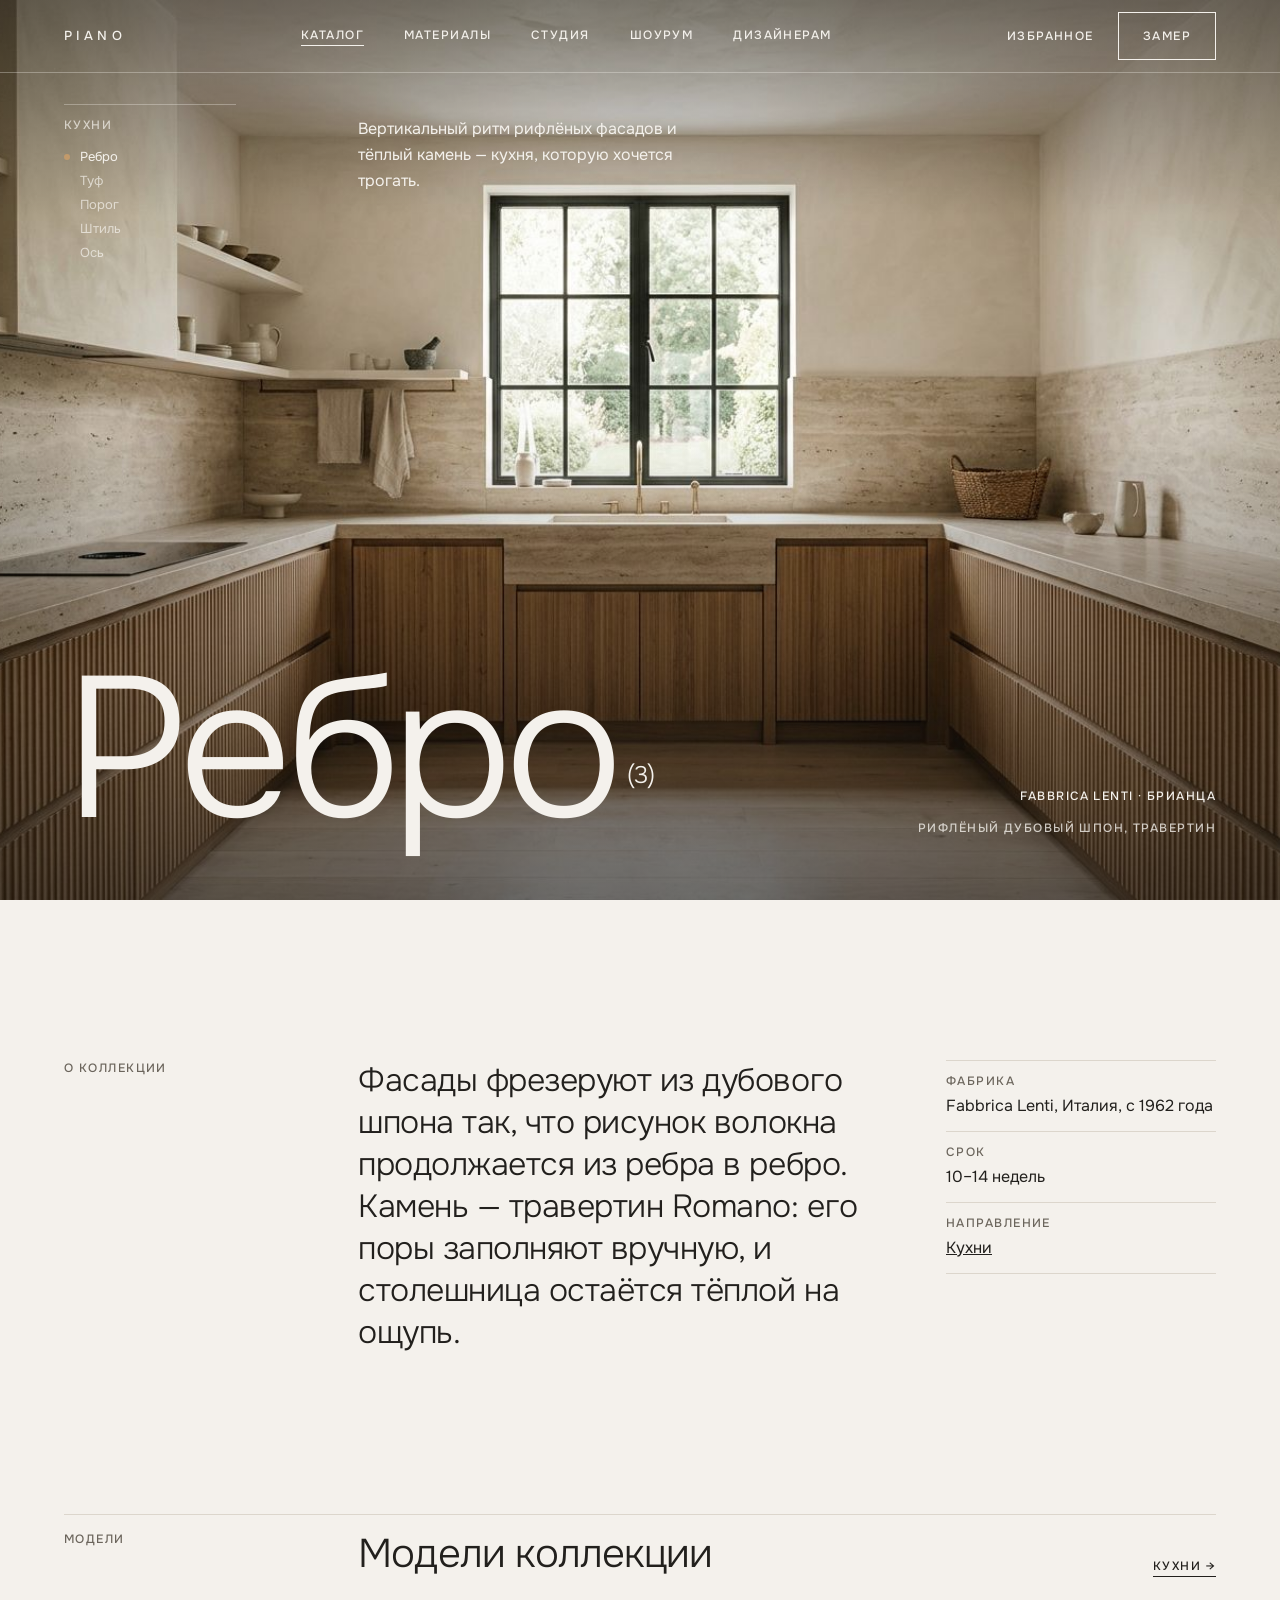
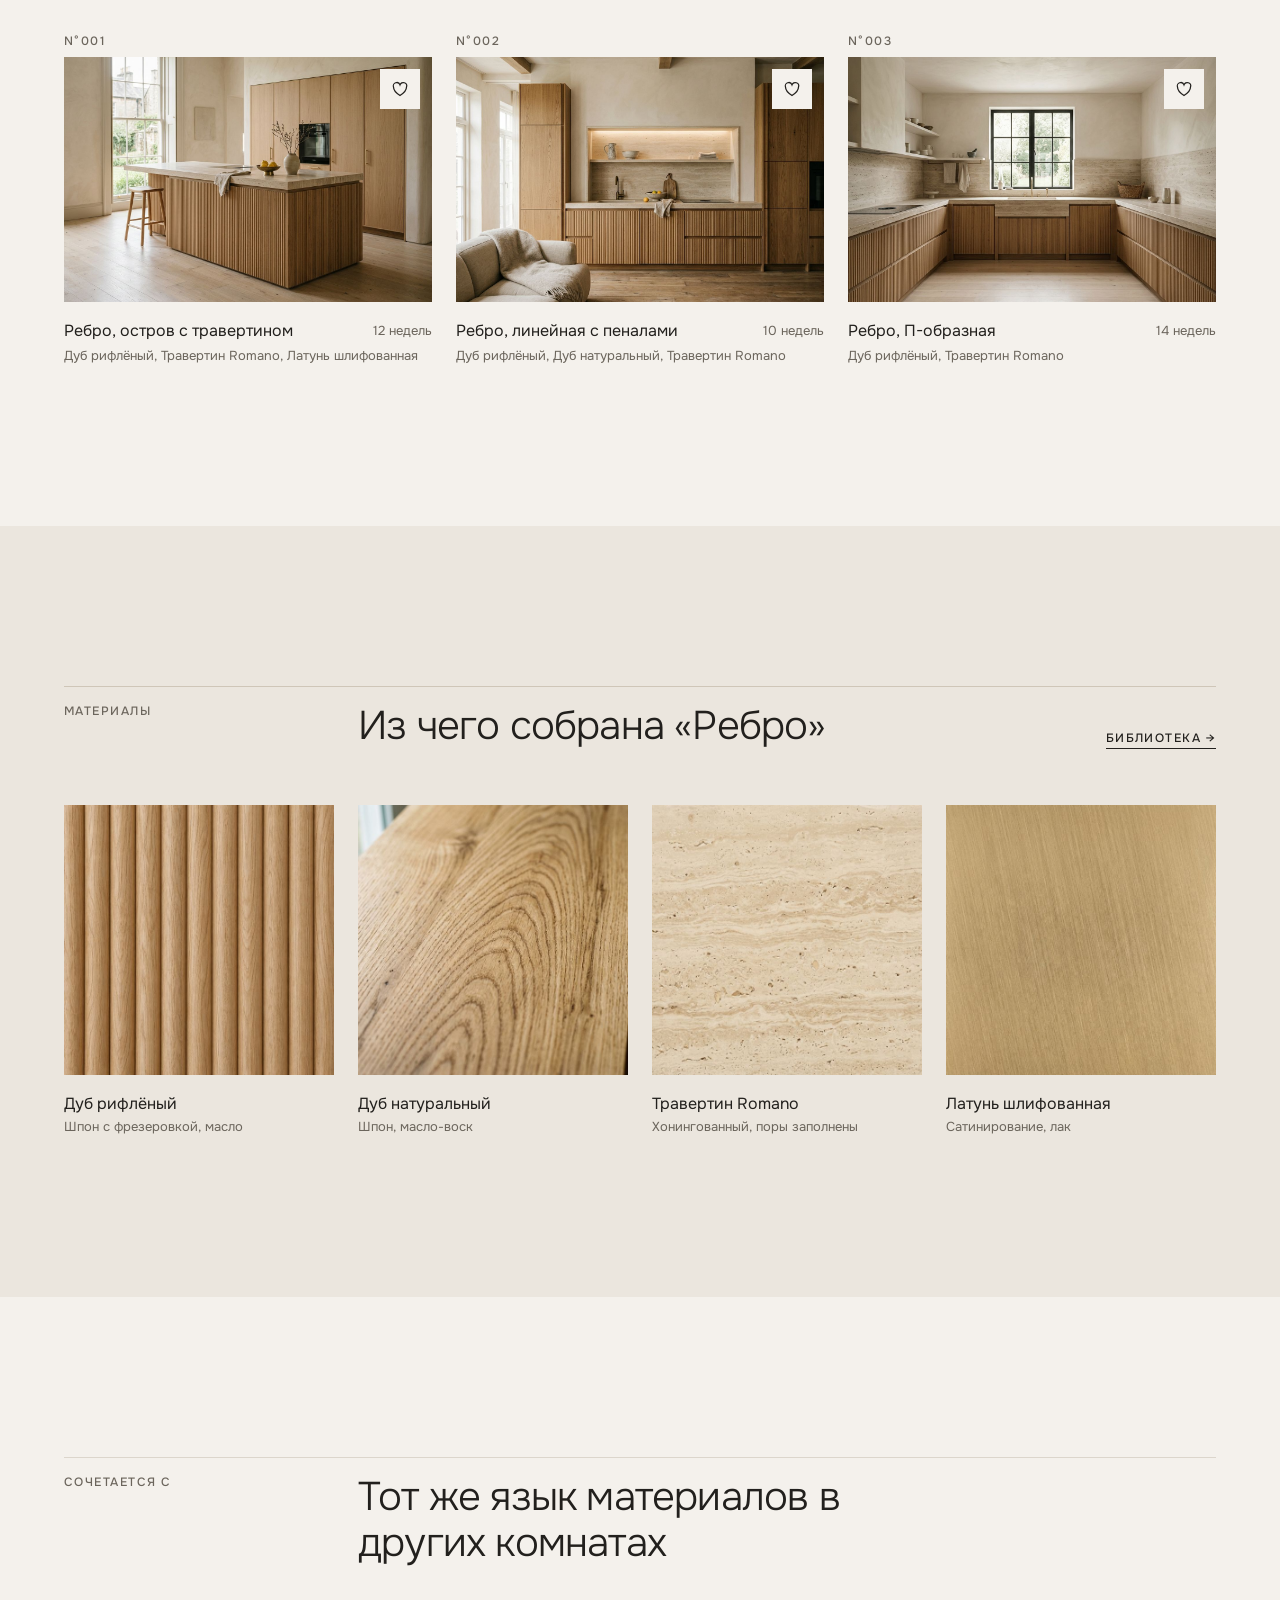
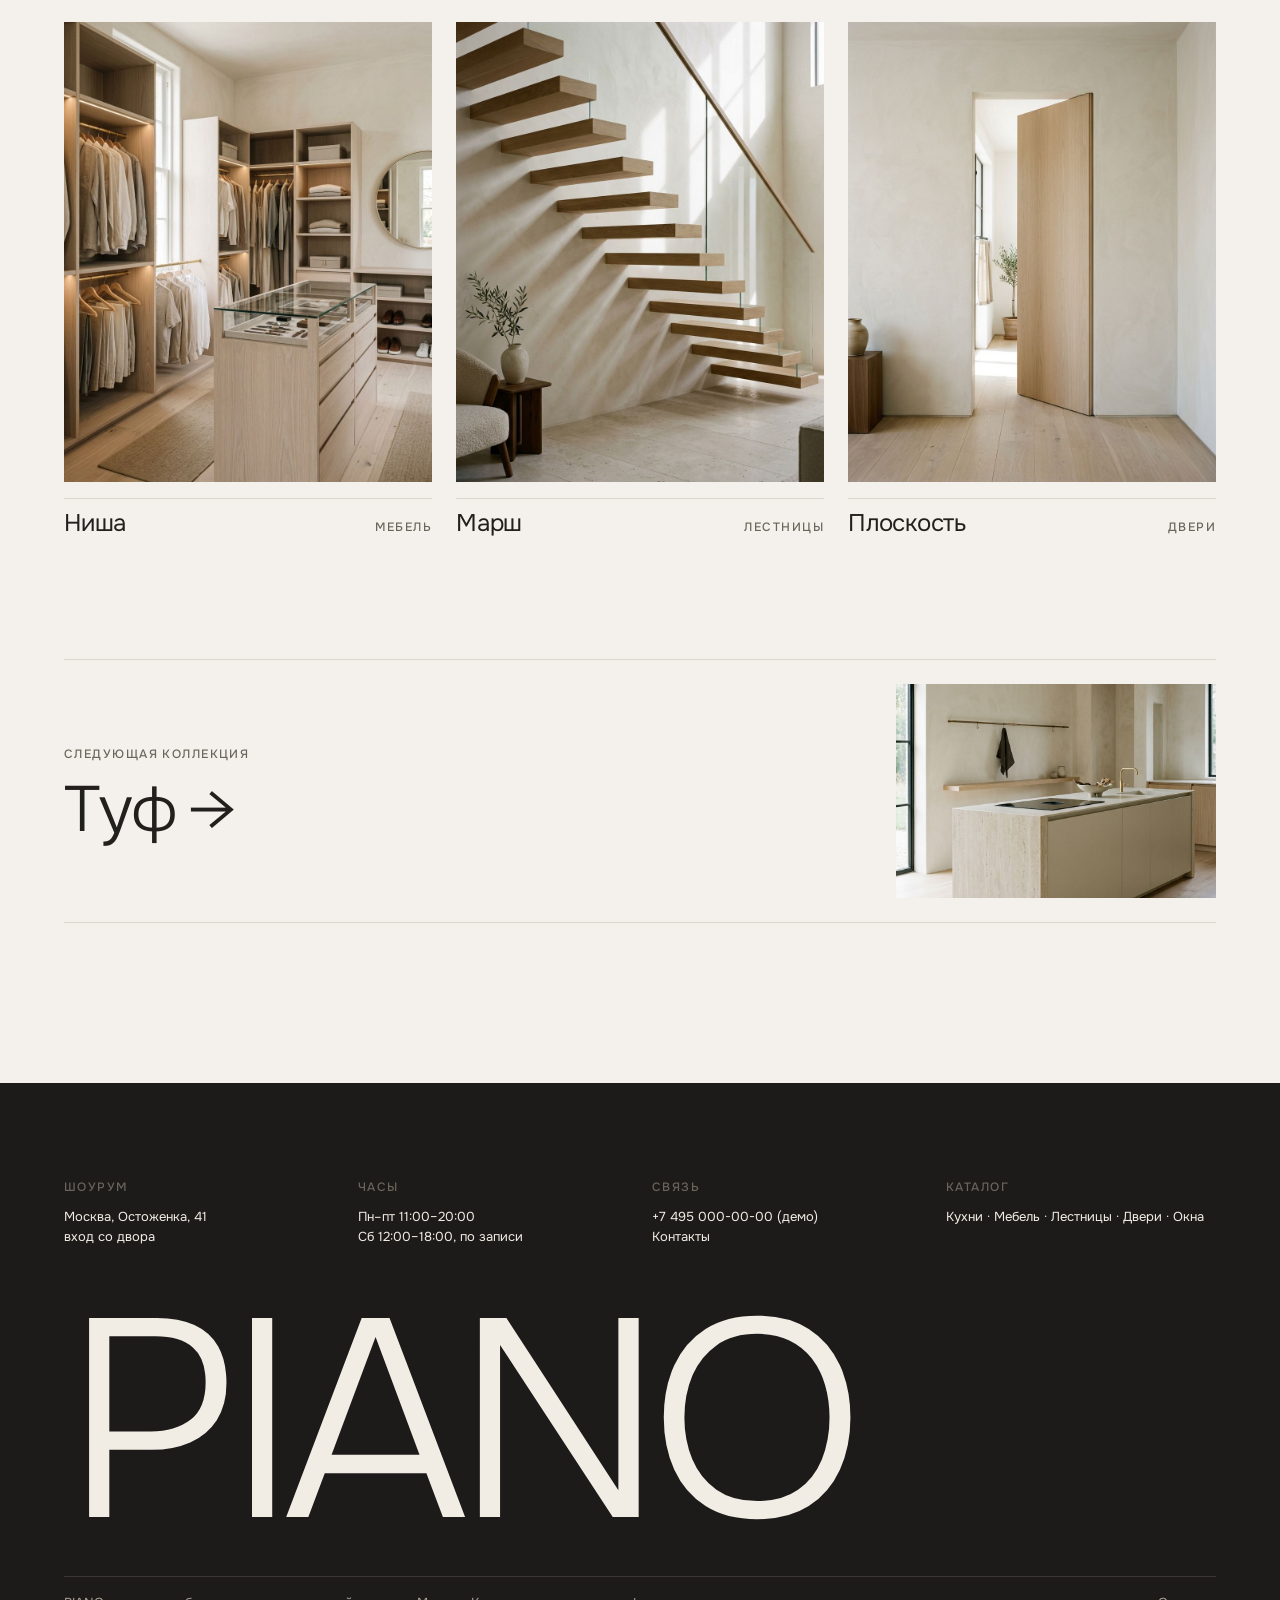
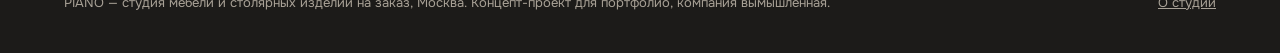
<file: piano/collection.html>
<!doctype html>
<html lang="ru">
<head>
<meta charset="utf-8">
<meta name="viewport" content="width=device-width, initial-scale=1">
<title>Коллекция — PIANO</title>
<meta name="description" content="Коллекция PIANO: модели, материалы и сочетания.">
<meta property="og:title" content="Коллекция — PIANO">
<meta property="og:description" content="Коллекция PIANO: модели, материалы и сочетания.">
<meta property="og:image" content="img/home-hero.jpg">
<meta name="theme-color" content="#f4f1ec">
<link rel="icon" href="assets/favicon.svg" type="image/svg+xml">
<link rel="preconnect" href="https://fonts.googleapis.com">
<link rel="preconnect" href="https://fonts.gstatic.com" crossorigin>
<link rel="stylesheet" href="https://fonts.googleapis.com/css2?family=Onest:wght@300;400;500&amp;display=swap">
<link rel="stylesheet" href="assets/css/style.css">
<script src="data/catalog.js" defer></script>
<script src="assets/js/app.js" defer></script>
</head>
<body>
<a class="skip" href="#main">К содержанию</a>
<header class="hdr hdr--photo">
<div class="wrap hdr__in">
<a class="logo" href="index.html" aria-label="PIANO — на главную">PIANO</a>
<nav class="nav" aria-label="Основное меню"><a href="catalog.html" aria-current="page">Каталог</a><a href="materials.html">Материалы</a><a href="studio.html">Студия</a><a href="showroom.html">Шоурум</a><a href="designers.html">Дизайнерам</a></nav>
<div class="hdr__tools">
<a class="fav-link label hide-sm" href="favorites.html">Избранное <span class="fav-count" data-fav-count hidden>0</span></a>
<a class="btn btn--ghost-light hide-sm" href="contacts.html#form">Замер</a>
<button type="button" class="icon-btn burger" data-menu-open aria-label="Открыть меню" aria-controls="mnav"><svg viewBox="0 0 22 22" aria-hidden="true"><path d="M3 7h16M3 15h16"/></svg></button>
</div>
</div>
</header>
<div class="mnav" id="mnav" hidden role="dialog" aria-modal="true" aria-label="Меню">
<div class="mnav__top"><a class="logo" href="index.html">PIANO</a><button type="button" class="icon-btn" data-menu-close aria-label="Закрыть меню"><svg viewBox="0 0 22 22" aria-hidden="true"><path d="M5 5l12 12M17 5L5 17"/></svg></button></div>
<ul><li><a href="catalog.html">Каталог</a></li><li><a href="materials.html">Материалы</a></li><li><a href="studio.html">Студия</a></li><li><a href="showroom.html">Шоурум</a></li><li><a href="designers.html">Дизайнерам</a></li><li><a href="favorites.html">Избранное <span class="fav-count" data-fav-count hidden>0</span></a></li><li><a href="contacts.html">Контакты</a></li></ul>
<a class="btn btn--block" href="contacts.html#form">Записаться на замер</a>
<p class="caption" style="margin-top:24px">Москва, Остоженка, 41 · +7 495 000-00-00 (демо)</p>
</div>
<main id="main">
<section class="hero">
<img class="hero__img" data-hero-img src="img/home-hero.jpg" alt="">
<div class="wrap g12 hero__top hide-sm"><nav class="clist" data-hero-list aria-label="Коллекции направления"></nav><p data-hero-desc style="grid-column:4/8;padding-top:12px"></p></div>
<div class="wrap hero__body"><h1 class="coll-title" data-hero-title>&nbsp;</h1><div class="hero__aside" data-hero-meta></div></div>
</section>
<div data-page="collection"></div>
</main>
<footer class="ftr">
<div class="wrap">
<div class="ftr__cols">
<div><p class="label muted" style="margin-bottom:12px">Шоурум</p><p>Москва, Остоженка, 41<br>вход со двора</p></div>
<div><p class="label muted" style="margin-bottom:12px">Часы</p><p>Пн–пт 11:00–20:00<br>Сб 12:00–18:00, по записи</p></div>
<div><p class="label muted" style="margin-bottom:12px">Связь</p><p>+7 495 000-00-00 (демо)<br><a href="contacts.html">Контакты</a></p></div>
<div><p class="label muted" style="margin-bottom:12px">Каталог</p><p><a href="catalog.html?d=kitchens">Кухни</a> · <a href="catalog.html?d=furniture">Мебель</a> · <a href="catalog.html?d=stairs">Лестницы</a> · <a href="catalog.html?d=doors">Двери</a> · <a href="catalog.html?d=windows">Окна</a></p></div>
</div>
<p class="ftr__word" aria-hidden="true">PIANO</p>
<div class="ftr__bottom"><span>PIANO — студия мебели и столярных изделий на заказ, Москва. Концепт-проект для портфолио, компания вымышленная.</span><a href="studio.html">О студии</a></div>
</div>
</footer>
</body>
</html>
</file>
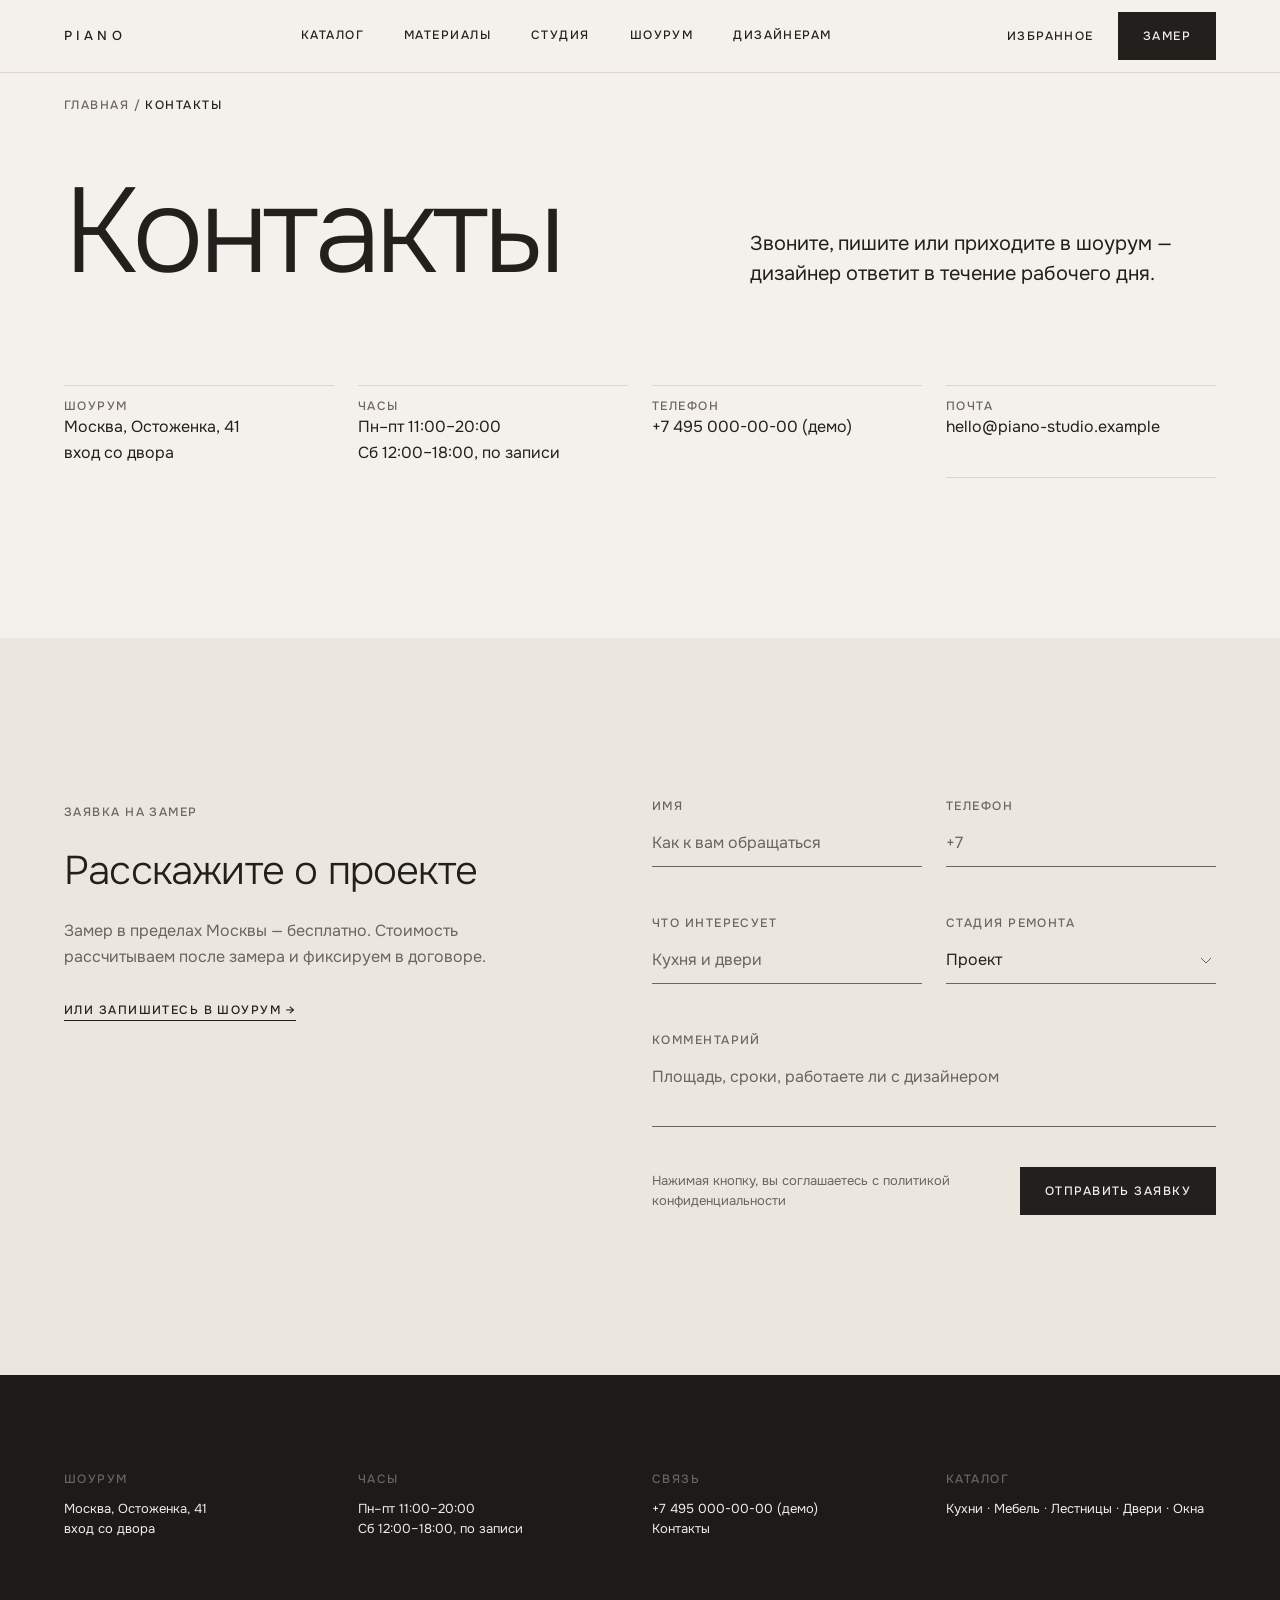
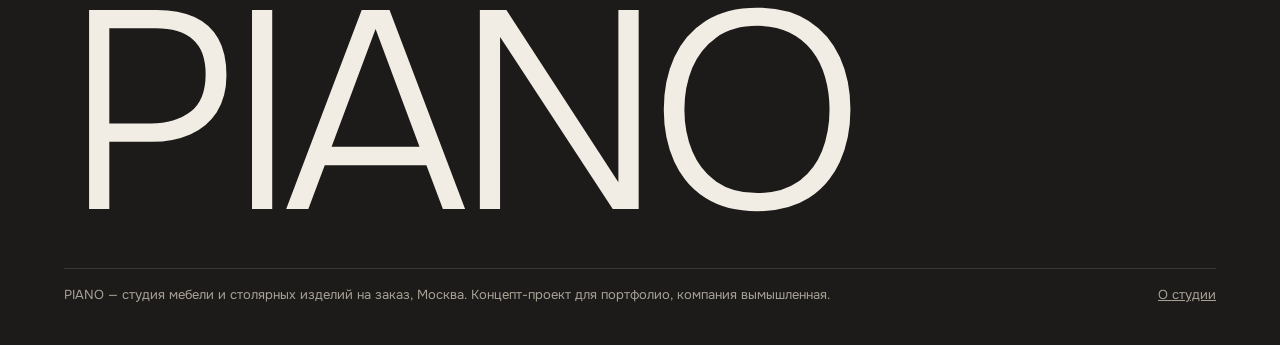
<file: piano/contacts.html>
<!doctype html>
<html lang="ru">
<head>
<meta charset="utf-8">
<meta name="viewport" content="width=device-width, initial-scale=1">
<title>Контакты — PIANO</title>
<meta name="description" content="Контакты PIANO и заявка на замер.">
<meta property="og:title" content="Контакты — PIANO">
<meta property="og:description" content="Контакты PIANO и заявка на замер.">
<meta property="og:image" content="img/home-hero.jpg">
<meta name="theme-color" content="#f4f1ec">
<link rel="icon" href="assets/favicon.svg" type="image/svg+xml">
<link rel="preconnect" href="https://fonts.googleapis.com">
<link rel="preconnect" href="https://fonts.gstatic.com" crossorigin>
<link rel="stylesheet" href="https://fonts.googleapis.com/css2?family=Onest:wght@300;400;500&amp;display=swap">
<link rel="stylesheet" href="assets/css/style.css">
<script src="data/catalog.js" defer></script>
<script src="assets/js/app.js" defer></script>
</head>
<body>
<a class="skip" href="#main">К содержанию</a>
<header class="hdr">
<div class="wrap hdr__in">
<a class="logo" href="index.html" aria-label="PIANO — на главную">PIANO</a>
<nav class="nav" aria-label="Основное меню"><a href="catalog.html">Каталог</a><a href="materials.html">Материалы</a><a href="studio.html">Студия</a><a href="showroom.html">Шоурум</a><a href="designers.html">Дизайнерам</a></nav>
<div class="hdr__tools">
<a class="fav-link label hide-sm" href="favorites.html">Избранное <span class="fav-count" data-fav-count hidden>0</span></a>
<a class="btn hide-sm" href="contacts.html#form">Замер</a>
<button type="button" class="icon-btn burger" data-menu-open aria-label="Открыть меню" aria-controls="mnav"><svg viewBox="0 0 22 22" aria-hidden="true"><path d="M3 7h16M3 15h16"/></svg></button>
</div>
</div>
</header>
<div class="mnav" id="mnav" hidden role="dialog" aria-modal="true" aria-label="Меню">
<div class="mnav__top"><a class="logo" href="index.html">PIANO</a><button type="button" class="icon-btn" data-menu-close aria-label="Закрыть меню"><svg viewBox="0 0 22 22" aria-hidden="true"><path d="M5 5l12 12M17 5L5 17"/></svg></button></div>
<ul><li><a href="catalog.html">Каталог</a></li><li><a href="materials.html">Материалы</a></li><li><a href="studio.html">Студия</a></li><li><a href="showroom.html">Шоурум</a></li><li><a href="designers.html">Дизайнерам</a></li><li><a href="favorites.html">Избранное <span class="fav-count" data-fav-count hidden>0</span></a></li><li><a href="contacts.html">Контакты</a></li></ul>
<a class="btn btn--block" href="contacts.html#form">Записаться на замер</a>
<p class="caption" style="margin-top:24px">Москва, Остоженка, 41 · +7 495 000-00-00 (демо)</p>
</div>
<main id="main"><div class="wrap">
<p class="label crumbs"><a href="index.html">Главная</a> / <span aria-current="page">Контакты</span></p>
<div class="g12" style="align-items:end;padding:64px 0 96px"><h1 class="display" style="grid-column:1/7">Контакты</h1><p class="lead" style="grid-column:8/13">Звоните, пишите или приходите в шоурум — дизайнер ответит в течение рабочего дня.</p></div>
<div class="cols4" style="padding-bottom:var(--sec)">
<div class="drow"><p class="label muted">Шоурум</p><p>Москва, Остоженка, 41<br>вход со двора</p></div>
<div class="drow"><p class="label muted">Часы</p><p>Пн–пт 11:00–20:00<br>Сб 12:00–18:00, по записи</p></div>
<div class="drow"><p class="label muted">Телефон</p><p>+7 495 000-00-00 (демо)</p></div>
<div class="drow"><p class="label muted">Почта</p><p>hello@piano-studio.example</p></div>
</div></div>
<section class="sec sec--raised" id="form"><div class="wrap g12" style="align-items:start">
<div style="grid-column:1/6"><span class="label muted">Заявка на замер</span><h2 class="h2" style="margin-top:24px">Расскажите о проекте</h2><p class="muted" style="margin-top:24px">Замер в пределах Москвы — бесплатно. Стоимость рассчитываем после замера и фиксируем в договоре.</p><a class="tlink" href="showroom.html#book" style="margin-top:32px">Или запишитесь в шоурум →</a></div>
<div style="grid-column:7/13"><form class="form-grid" data-demo="contacts" novalidate>
<label class="field"><span class="label">Имя</span><input name="name" type="text" placeholder="Как к вам обращаться" autocomplete="name" required><span class="field__hint" hidden></span></label>
<label class="field"><span class="label">Телефон</span><input name="phone" type="tel" placeholder="+7" autocomplete="tel" required><span class="field__hint" hidden></span></label>
<label class="field"><span class="label">Что интересует</span><input name="interest" type="text" placeholder="Кухня и двери"><span class="field__hint" hidden></span></label>
<label class="field"><span class="label">Стадия ремонта</span><select name="stage"><option>Проект</option><option>Черновая отделка</option><option>Чистовая отделка</option><option>Ремонт закончен</option></select></label>
<label class="field full"><span class="label">Комментарий</span><textarea name="comment" rows="2" placeholder="Площадь, сроки, работаете ли с дизайнером"></textarea></label>
<div class="full form-foot"><p class="caption" style="max-width:320px">Нажимая кнопку, вы соглашаетесь с политикой конфиденциальности</p><button type="submit" class="btn">Отправить заявку</button></div>
</form></div>
</div></section>
</main>
<footer class="ftr">
<div class="wrap">
<div class="ftr__cols">
<div><p class="label muted" style="margin-bottom:12px">Шоурум</p><p>Москва, Остоженка, 41<br>вход со двора</p></div>
<div><p class="label muted" style="margin-bottom:12px">Часы</p><p>Пн–пт 11:00–20:00<br>Сб 12:00–18:00, по записи</p></div>
<div><p class="label muted" style="margin-bottom:12px">Связь</p><p>+7 495 000-00-00 (демо)<br><a href="contacts.html">Контакты</a></p></div>
<div><p class="label muted" style="margin-bottom:12px">Каталог</p><p><a href="catalog.html?d=kitchens">Кухни</a> · <a href="catalog.html?d=furniture">Мебель</a> · <a href="catalog.html?d=stairs">Лестницы</a> · <a href="catalog.html?d=doors">Двери</a> · <a href="catalog.html?d=windows">Окна</a></p></div>
</div>
<p class="ftr__word" aria-hidden="true">PIANO</p>
<div class="ftr__bottom"><span>PIANO — студия мебели и столярных изделий на заказ, Москва. Концепт-проект для портфолио, компания вымышленная.</span><a href="studio.html">О студии</a></div>
</div>
</footer>
</body>
</html>
</file>
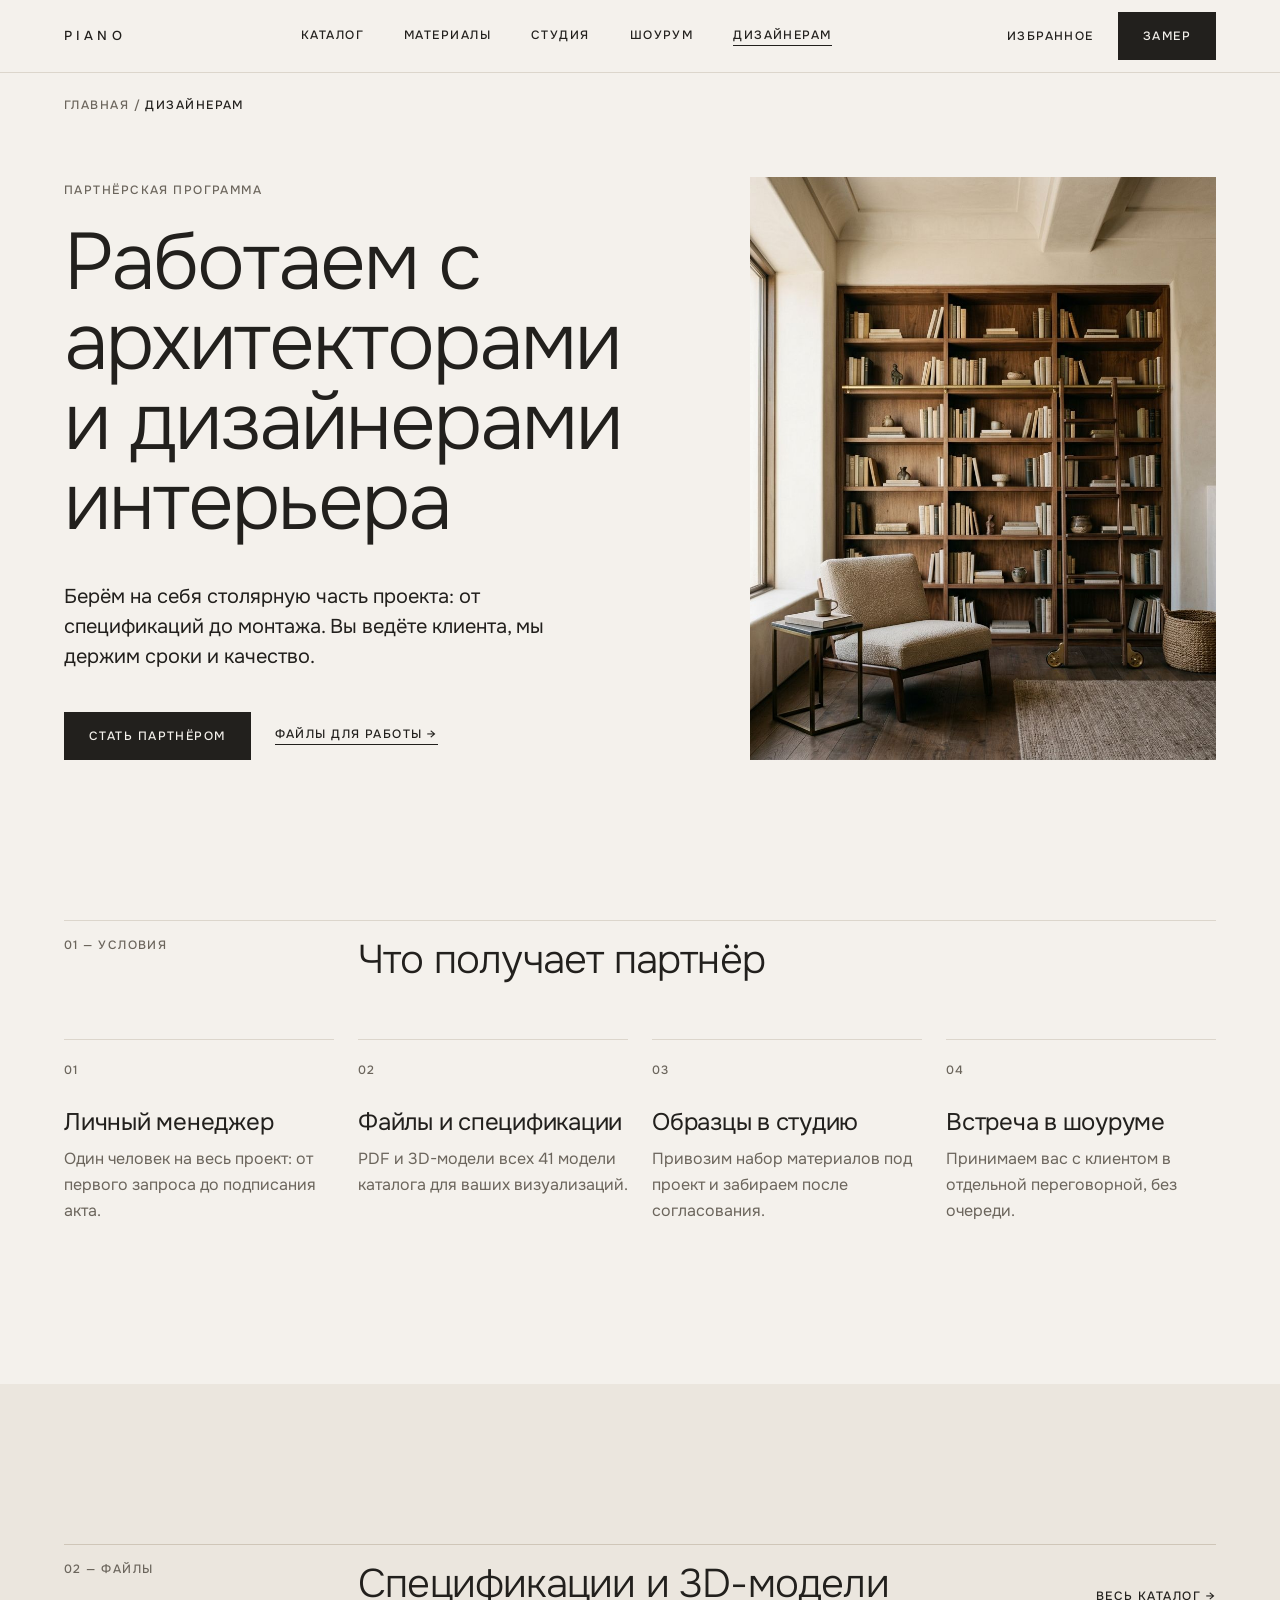
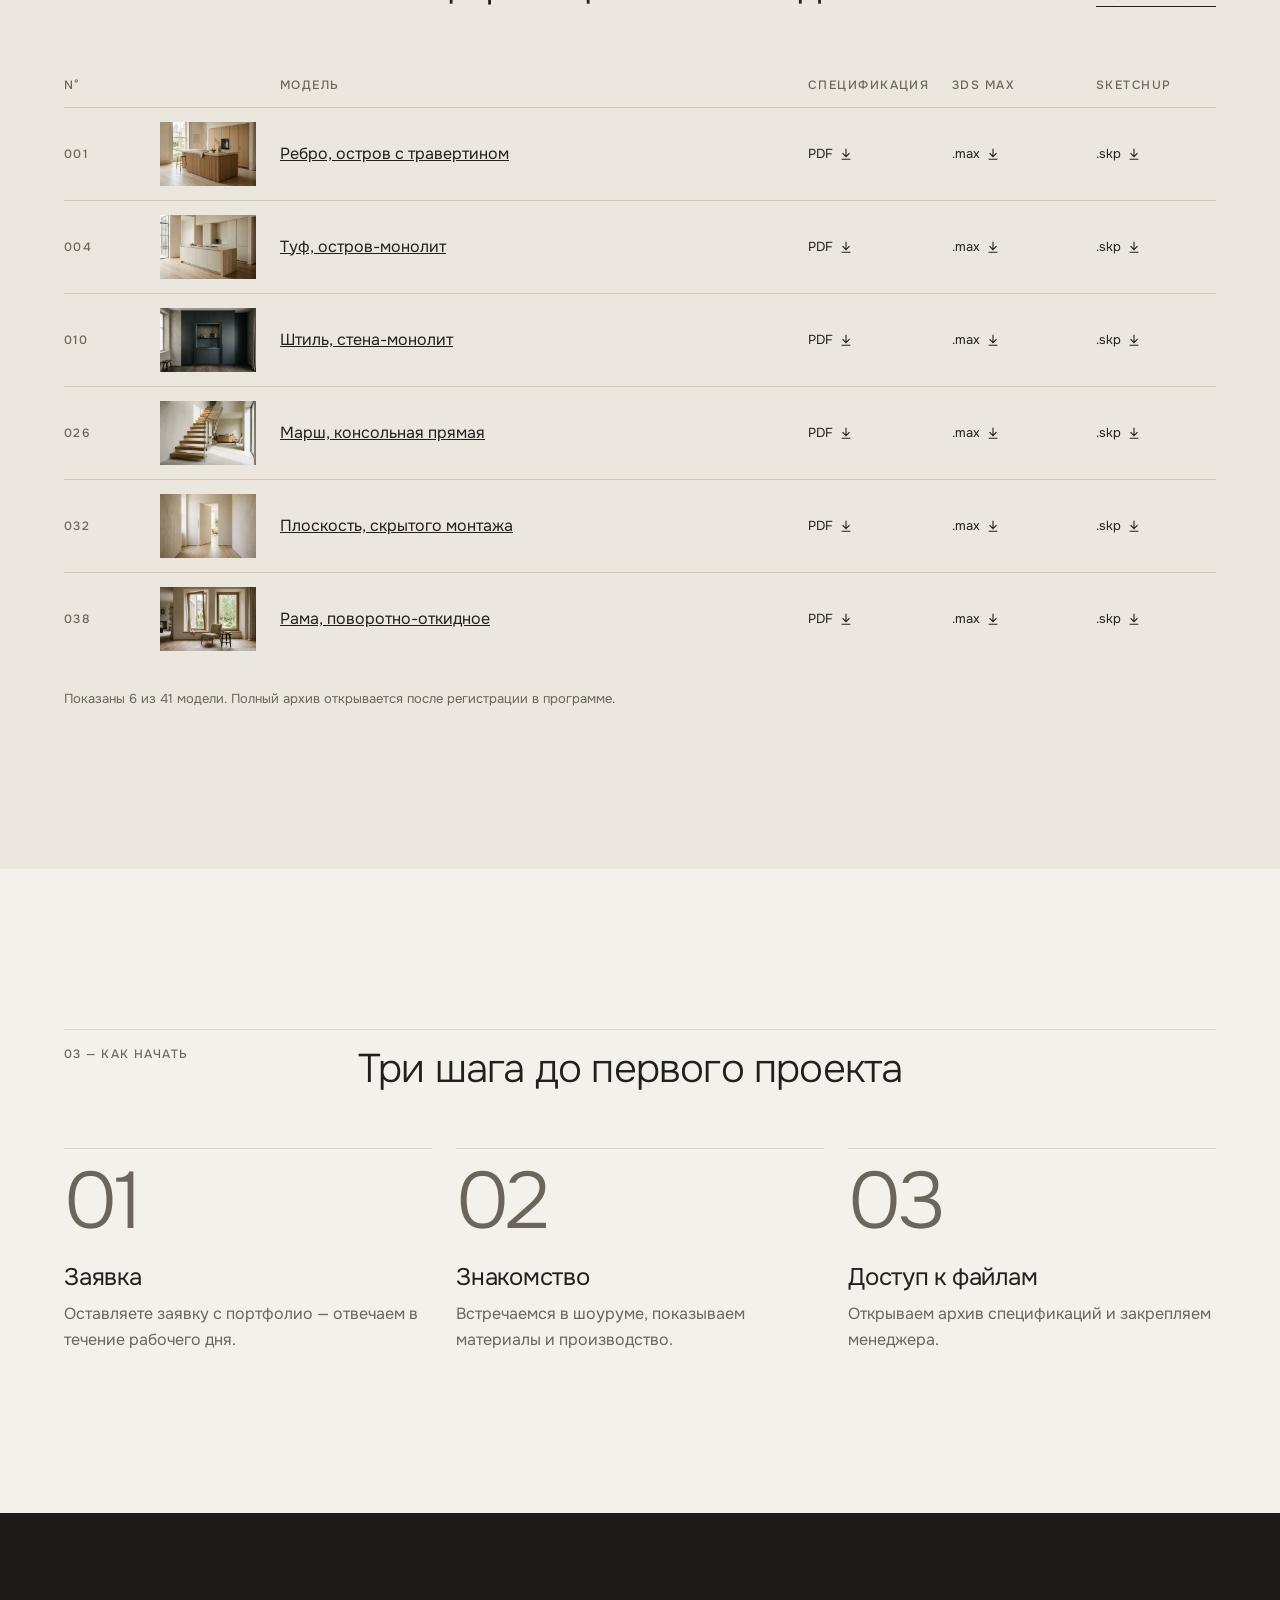
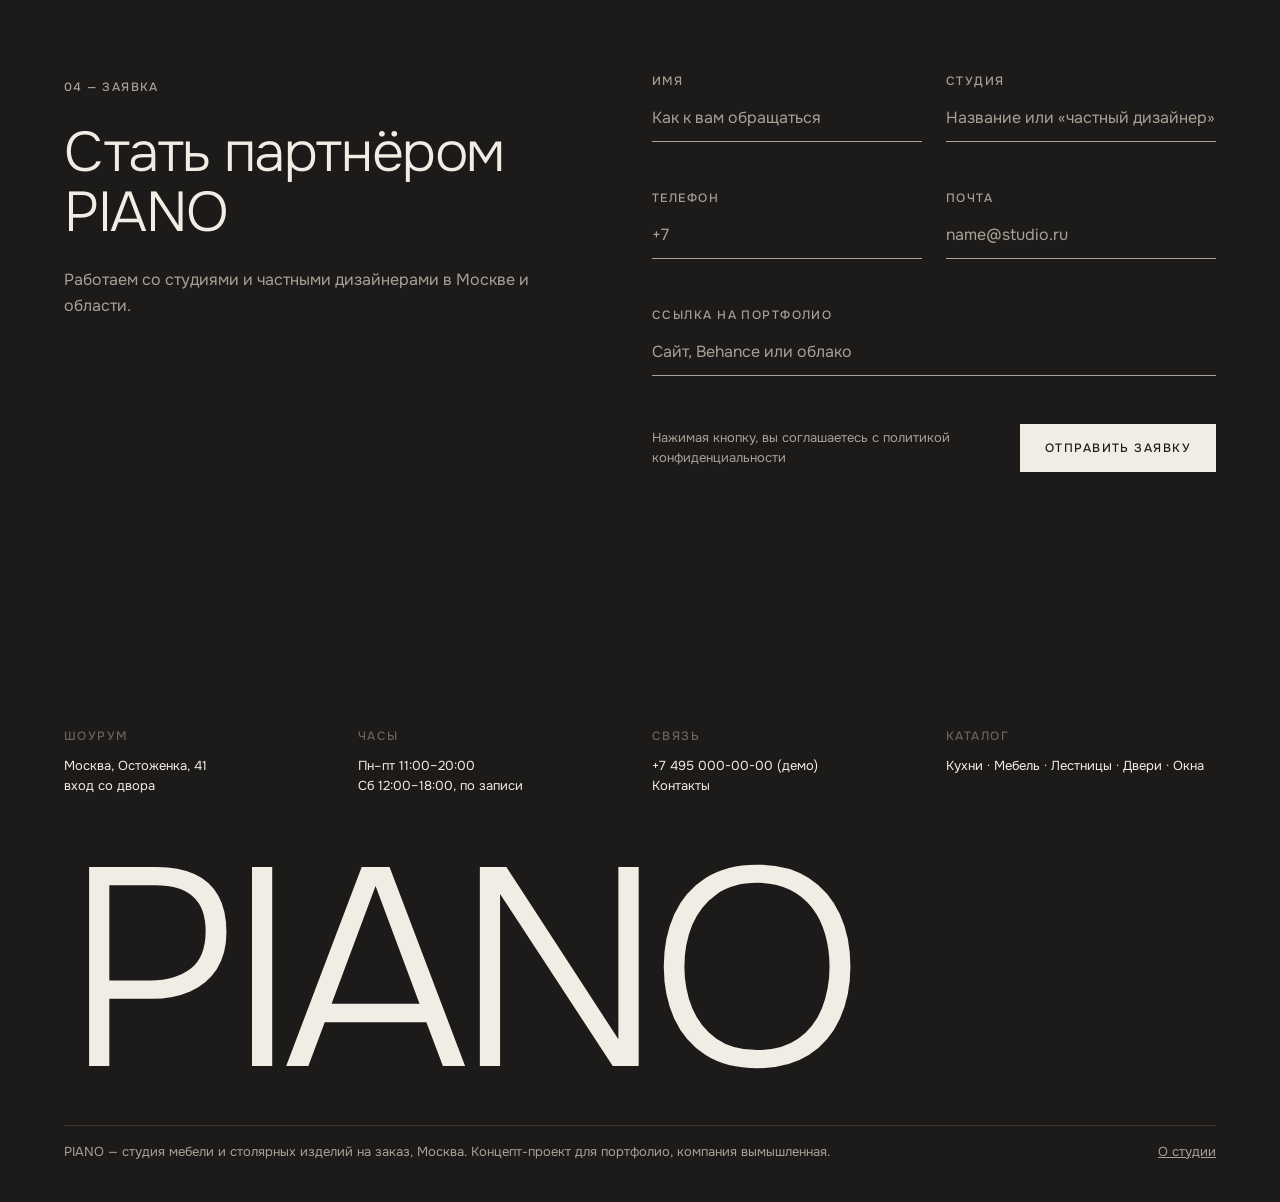
<file: piano/designers.html>
<!doctype html>
<html lang="ru">
<head>
<meta charset="utf-8">
<meta name="viewport" content="width=device-width, initial-scale=1">
<title>Дизайнерам — PIANO</title>
<meta name="description" content="Партнёрская программа PIANO для архитекторов и дизайнеров интерьера.">
<meta property="og:title" content="Дизайнерам — PIANO">
<meta property="og:description" content="Партнёрская программа PIANO для архитекторов и дизайнеров интерьера.">
<meta property="og:image" content="img/home-hero.jpg">
<meta name="theme-color" content="#f4f1ec">
<link rel="icon" href="assets/favicon.svg" type="image/svg+xml">
<link rel="preconnect" href="https://fonts.googleapis.com">
<link rel="preconnect" href="https://fonts.gstatic.com" crossorigin>
<link rel="stylesheet" href="https://fonts.googleapis.com/css2?family=Onest:wght@300;400;500&amp;display=swap">
<link rel="stylesheet" href="assets/css/style.css">
<script src="data/catalog.js" defer></script>
<script src="assets/js/app.js" defer></script>
</head>
<body>
<a class="skip" href="#main">К содержанию</a>
<header class="hdr">
<div class="wrap hdr__in">
<a class="logo" href="index.html" aria-label="PIANO — на главную">PIANO</a>
<nav class="nav" aria-label="Основное меню"><a href="catalog.html">Каталог</a><a href="materials.html">Материалы</a><a href="studio.html">Студия</a><a href="showroom.html">Шоурум</a><a href="designers.html" aria-current="page">Дизайнерам</a></nav>
<div class="hdr__tools">
<a class="fav-link label hide-sm" href="favorites.html">Избранное <span class="fav-count" data-fav-count hidden>0</span></a>
<a class="btn hide-sm" href="contacts.html#form">Замер</a>
<button type="button" class="icon-btn burger" data-menu-open aria-label="Открыть меню" aria-controls="mnav"><svg viewBox="0 0 22 22" aria-hidden="true"><path d="M3 7h16M3 15h16"/></svg></button>
</div>
</div>
</header>
<div class="mnav" id="mnav" hidden role="dialog" aria-modal="true" aria-label="Меню">
<div class="mnav__top"><a class="logo" href="index.html">PIANO</a><button type="button" class="icon-btn" data-menu-close aria-label="Закрыть меню"><svg viewBox="0 0 22 22" aria-hidden="true"><path d="M5 5l12 12M17 5L5 17"/></svg></button></div>
<ul><li><a href="catalog.html">Каталог</a></li><li><a href="materials.html">Материалы</a></li><li><a href="studio.html">Студия</a></li><li><a href="showroom.html">Шоурум</a></li><li><a href="designers.html">Дизайнерам</a></li><li><a href="favorites.html">Избранное <span class="fav-count" data-fav-count hidden>0</span></a></li><li><a href="contacts.html">Контакты</a></li></ul>
<a class="btn btn--block" href="contacts.html#form">Записаться на замер</a>
<p class="caption" style="margin-top:24px">Москва, Остоженка, 41 · +7 495 000-00-00 (демо)</p>
</div>
<main id="main">
<section class="wrap" style="padding-bottom:var(--sec)">
<p class="label crumbs"><a href="index.html">Главная</a> / <span aria-current="page">Дизайнерам</span></p>
<div class="g12" style="margin-top:64px;align-items:end">
<div style="grid-column:1/7"><p class="label muted" style="margin-bottom:24px">Партнёрская программа</p><h1 class="h1" style="font-size:80px;line-height:80px">Работаем с архитекторами и дизайнерами интерьера</h1>
<p class="lead" style="margin-top:40px;max-width:520px">Берём на себя столярную часть проекта: от спецификаций до монтажа. Вы ведёте клиента, мы держим сроки и качество.</p>
<div style="margin-top:40px;display:flex;gap:24px;align-items:center;flex-wrap:wrap"><a class="btn" href="#apply">Стать партнёром</a><a class="tlink" href="#files">Файлы для работы →</a></div></div>
<div class="photo r45" style="grid-column:8/13"><img src="img/cover-friz.jpg" alt="Библиотека «Фриз» из американского ореха"></div>
</div></section>

<section class="sec sec--top0"><div class="wrap">
<div class="sec-head"><span class="label">01 — Условия</span><h2 class="h2">Что получает партнёр</h2></div>
<div class="ben">
<div class="reveal"><span class="label muted">01</span><h3 class="h3">Личный менеджер</h3><p class="muted">Один человек на весь проект: от первого запроса до подписания акта.</p></div>
<div class="reveal"><span class="label muted">02</span><h3 class="h3">Файлы и спецификации</h3><p class="muted">PDF и 3D-модели всех 41 модели каталога для ваших визуализаций.</p></div>
<div class="reveal"><span class="label muted">03</span><h3 class="h3">Образцы в студию</h3><p class="muted">Привозим набор материалов под проект и забираем после согласования.</p></div>
<div class="reveal"><span class="label muted">04</span><h3 class="h3">Встреча в шоуруме</h3><p class="muted">Принимаем вас с клиентом в отдельной переговорной, без очереди.</p></div>
</div></div></section>

<section class="sec sec--raised" id="files"><div class="wrap">
<div class="sec-head"><span class="label">02 — Файлы</span><h2 class="h2">Спецификации и 3D-модели</h2><a class="tlink" href="catalog.html">Весь каталог →</a></div>
<div class="frow ihead" style="border-top:0"><span class="label muted">N°</span><span class="hide-sm"></span><span class="label muted">Модель</span><span class="label muted">Спецификация</span><span class="label muted">3ds Max</span><span class="label muted">SketchUp</span></div>
<div class="frow"><span class="label muted">001</span><span class="frow__th"><img src="img/model-001.jpg" alt="" loading="lazy"></span><a href="model.html?n=001">Ребро, остров с травертином</a><a class="dl2" href="#apply">PDF <svg viewBox="0 0 16 16" aria-hidden="true"><path d="M8 2v9M4 7l4 4 4-4M3 14h10"/></svg></a><a class="dl2" href="#apply">.max <svg viewBox="0 0 16 16" aria-hidden="true"><path d="M8 2v9M4 7l4 4 4-4M3 14h10"/></svg></a><a class="dl2" href="#apply">.skp <svg viewBox="0 0 16 16" aria-hidden="true"><path d="M8 2v9M4 7l4 4 4-4M3 14h10"/></svg></a></div><div class="frow"><span class="label muted">004</span><span class="frow__th"><img src="img/model-004.jpg" alt="" loading="lazy"></span><a href="model.html?n=004">Туф, остров-монолит</a><a class="dl2" href="#apply">PDF <svg viewBox="0 0 16 16" aria-hidden="true"><path d="M8 2v9M4 7l4 4 4-4M3 14h10"/></svg></a><a class="dl2" href="#apply">.max <svg viewBox="0 0 16 16" aria-hidden="true"><path d="M8 2v9M4 7l4 4 4-4M3 14h10"/></svg></a><a class="dl2" href="#apply">.skp <svg viewBox="0 0 16 16" aria-hidden="true"><path d="M8 2v9M4 7l4 4 4-4M3 14h10"/></svg></a></div><div class="frow"><span class="label muted">010</span><span class="frow__th"><img src="img/model-010.jpg" alt="" loading="lazy"></span><a href="model.html?n=010">Штиль, стена-монолит</a><a class="dl2" href="#apply">PDF <svg viewBox="0 0 16 16" aria-hidden="true"><path d="M8 2v9M4 7l4 4 4-4M3 14h10"/></svg></a><a class="dl2" href="#apply">.max <svg viewBox="0 0 16 16" aria-hidden="true"><path d="M8 2v9M4 7l4 4 4-4M3 14h10"/></svg></a><a class="dl2" href="#apply">.skp <svg viewBox="0 0 16 16" aria-hidden="true"><path d="M8 2v9M4 7l4 4 4-4M3 14h10"/></svg></a></div><div class="frow"><span class="label muted">026</span><span class="frow__th"><img src="img/model-026.jpg" alt="" loading="lazy"></span><a href="model.html?n=026">Марш, консольная прямая</a><a class="dl2" href="#apply">PDF <svg viewBox="0 0 16 16" aria-hidden="true"><path d="M8 2v9M4 7l4 4 4-4M3 14h10"/></svg></a><a class="dl2" href="#apply">.max <svg viewBox="0 0 16 16" aria-hidden="true"><path d="M8 2v9M4 7l4 4 4-4M3 14h10"/></svg></a><a class="dl2" href="#apply">.skp <svg viewBox="0 0 16 16" aria-hidden="true"><path d="M8 2v9M4 7l4 4 4-4M3 14h10"/></svg></a></div><div class="frow"><span class="label muted">032</span><span class="frow__th"><img src="img/model-032.jpg" alt="" loading="lazy"></span><a href="model.html?n=032">Плоскость, скрытого монтажа</a><a class="dl2" href="#apply">PDF <svg viewBox="0 0 16 16" aria-hidden="true"><path d="M8 2v9M4 7l4 4 4-4M3 14h10"/></svg></a><a class="dl2" href="#apply">.max <svg viewBox="0 0 16 16" aria-hidden="true"><path d="M8 2v9M4 7l4 4 4-4M3 14h10"/></svg></a><a class="dl2" href="#apply">.skp <svg viewBox="0 0 16 16" aria-hidden="true"><path d="M8 2v9M4 7l4 4 4-4M3 14h10"/></svg></a></div><div class="frow"><span class="label muted">038</span><span class="frow__th"><img src="img/model-038.jpg" alt="" loading="lazy"></span><a href="model.html?n=038">Рама, поворотно-откидное</a><a class="dl2" href="#apply">PDF <svg viewBox="0 0 16 16" aria-hidden="true"><path d="M8 2v9M4 7l4 4 4-4M3 14h10"/></svg></a><a class="dl2" href="#apply">.max <svg viewBox="0 0 16 16" aria-hidden="true"><path d="M8 2v9M4 7l4 4 4-4M3 14h10"/></svg></a><a class="dl2" href="#apply">.skp <svg viewBox="0 0 16 16" aria-hidden="true"><path d="M8 2v9M4 7l4 4 4-4M3 14h10"/></svg></a></div>
<p class="caption" style="margin-top:24px">Показаны 6 из 41 модели. Полный архив открывается после регистрации в программе.</p>
</div></section>

<section class="sec"><div class="wrap">
<div class="sec-head"><span class="label">03 — Как начать</span><h2 class="h2">Три шага до первого проекта</h2></div>
<div class="ben" style="grid-template-columns:repeat(3,minmax(0,1fr))">
<div class="reveal"><span class="big-n">01</span><h3 class="h3">Заявка</h3><p class="muted">Оставляете заявку с портфолио — отвечаем в течение рабочего дня.</p></div>
<div class="reveal"><span class="big-n">02</span><h3 class="h3">Знакомство</h3><p class="muted">Встречаемся в шоуруме, показываем материалы и производство.</p></div>
<div class="reveal"><span class="big-n">03</span><h3 class="h3">Доступ к файлам</h3><p class="muted">Открываем архив спецификаций и закрепляем менеджера.</p></div>
</div></div></section>

<section class="sec dark" id="apply"><div class="wrap g12" style="align-items:start">
<div style="grid-column:1/6"><span class="label muted">04 — Заявка</span><h2 class="h1" style="font-size:56px;line-height:60px;margin-top:24px">Стать партнёром PIANO</h2><p class="muted" style="margin-top:24px">Работаем со студиями и частными дизайнерами в Москве и области.</p></div>
<form class="form-grid" data-demo="designers" novalidate style="grid-column:7/13">
<label class="field"><span class="label">Имя</span><input name="name" type="text" placeholder="Как к вам обращаться" autocomplete="name" required><span class="field__hint" hidden></span></label><label class="field"><span class="label">Студия</span><input name="studio" type="text" placeholder="Название или «частный дизайнер»"><span class="field__hint" hidden></span></label>
<label class="field"><span class="label">Телефон</span><input name="phone" type="tel" placeholder="+7" autocomplete="tel" required><span class="field__hint" hidden></span></label><label class="field"><span class="label">Почта</span><input name="email" type="email" placeholder="name@studio.ru" autocomplete="email" required><span class="field__hint" hidden></span></label>
<label class="field full"><span class="label">Ссылка на портфолио</span><input name="portfolio" type="url" placeholder="Сайт, Behance или облако"><span class="field__hint" hidden></span></label>
<div class="full form-foot"><p class="caption" style="max-width:320px">Нажимая кнопку, вы соглашаетесь с политикой конфиденциальности</p><button type="submit" class="btn btn--light">Отправить заявку</button></div>
</form></div></section>
</main>
<footer class="ftr">
<div class="wrap">
<div class="ftr__cols">
<div><p class="label muted" style="margin-bottom:12px">Шоурум</p><p>Москва, Остоженка, 41<br>вход со двора</p></div>
<div><p class="label muted" style="margin-bottom:12px">Часы</p><p>Пн–пт 11:00–20:00<br>Сб 12:00–18:00, по записи</p></div>
<div><p class="label muted" style="margin-bottom:12px">Связь</p><p>+7 495 000-00-00 (демо)<br><a href="contacts.html">Контакты</a></p></div>
<div><p class="label muted" style="margin-bottom:12px">Каталог</p><p><a href="catalog.html?d=kitchens">Кухни</a> · <a href="catalog.html?d=furniture">Мебель</a> · <a href="catalog.html?d=stairs">Лестницы</a> · <a href="catalog.html?d=doors">Двери</a> · <a href="catalog.html?d=windows">Окна</a></p></div>
</div>
<p class="ftr__word" aria-hidden="true">PIANO</p>
<div class="ftr__bottom"><span>PIANO — студия мебели и столярных изделий на заказ, Москва. Концепт-проект для портфолио, компания вымышленная.</span><a href="studio.html">О студии</a></div>
</div>
</footer>
</body>
</html>
</file>
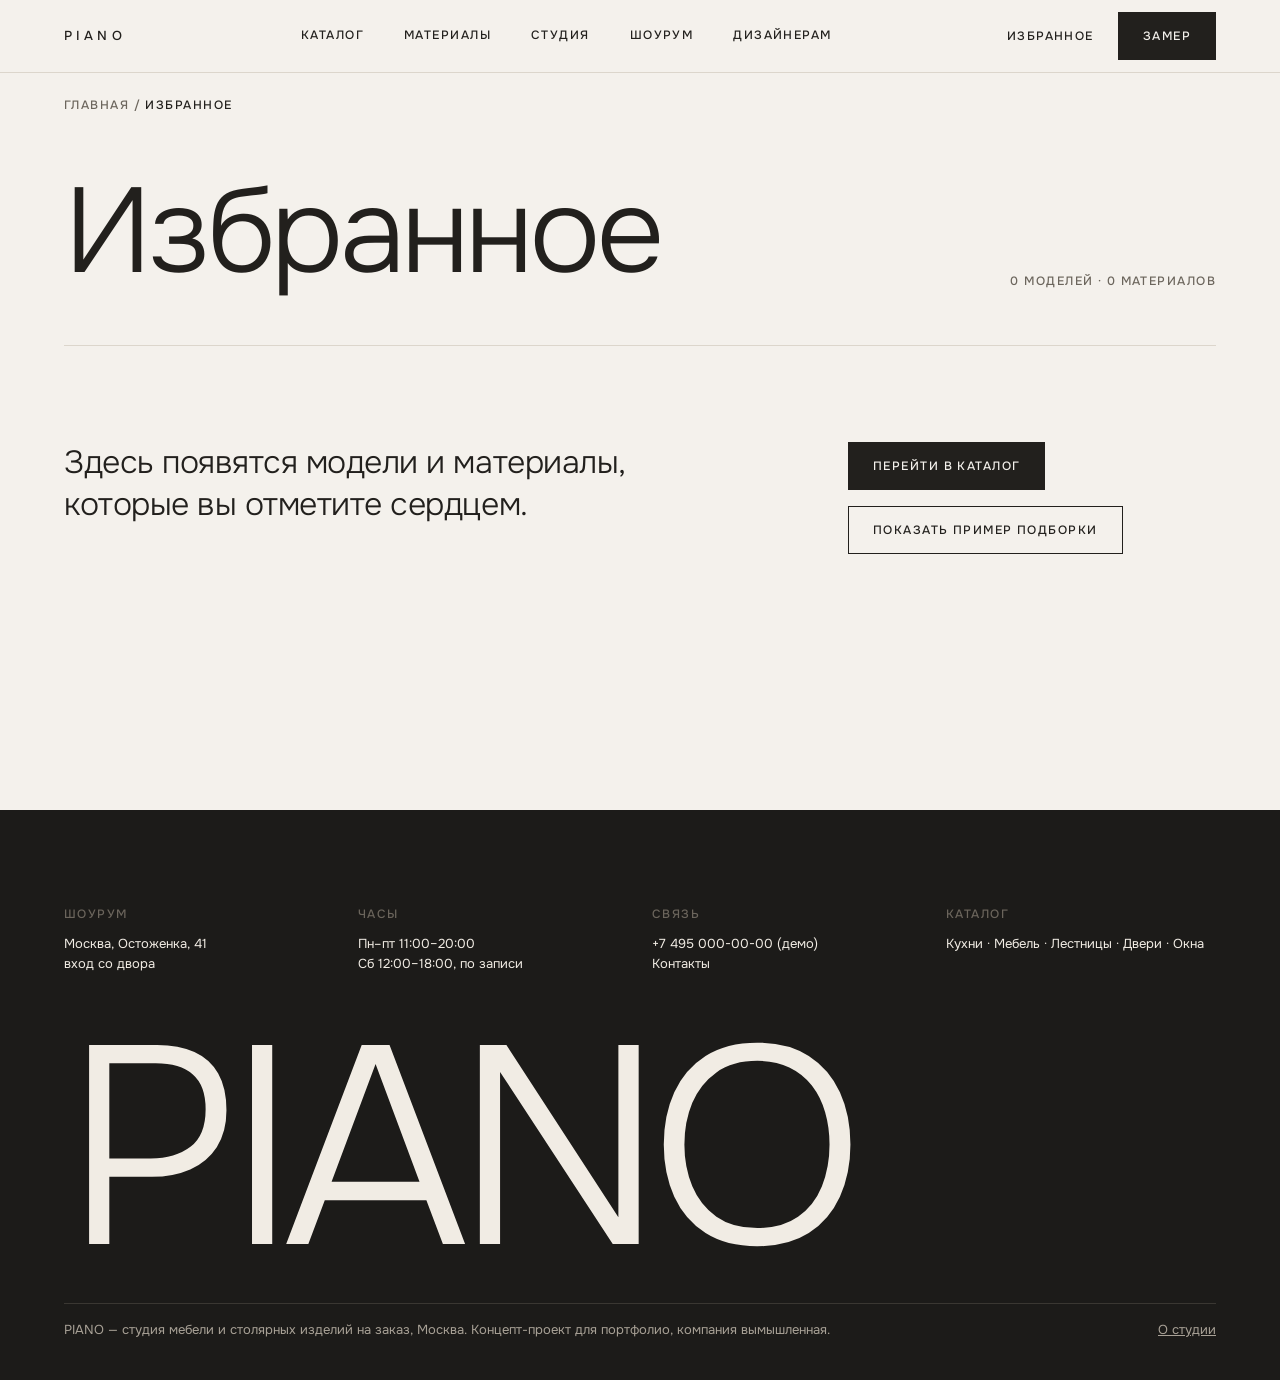
<file: piano/favorites.html>
<!doctype html>
<html lang="ru">
<head>
<meta charset="utf-8">
<meta name="viewport" content="width=device-width, initial-scale=1">
<title>Избранное — PIANO</title>
<meta name="description" content="Ваша подборка моделей и материалов PIANO.">
<meta property="og:title" content="Избранное — PIANO">
<meta property="og:description" content="Ваша подборка моделей и материалов PIANO.">
<meta property="og:image" content="img/home-hero.jpg">
<meta name="theme-color" content="#f4f1ec">
<link rel="icon" href="assets/favicon.svg" type="image/svg+xml">
<link rel="preconnect" href="https://fonts.googleapis.com">
<link rel="preconnect" href="https://fonts.gstatic.com" crossorigin>
<link rel="stylesheet" href="https://fonts.googleapis.com/css2?family=Onest:wght@300;400;500&amp;display=swap">
<link rel="stylesheet" href="assets/css/style.css">
<script src="data/catalog.js" defer></script>
<script src="assets/js/app.js" defer></script>
</head>
<body>
<a class="skip" href="#main">К содержанию</a>
<header class="hdr">
<div class="wrap hdr__in">
<a class="logo" href="index.html" aria-label="PIANO — на главную">PIANO</a>
<nav class="nav" aria-label="Основное меню"><a href="catalog.html">Каталог</a><a href="materials.html">Материалы</a><a href="studio.html">Студия</a><a href="showroom.html">Шоурум</a><a href="designers.html">Дизайнерам</a></nav>
<div class="hdr__tools">
<a class="fav-link label hide-sm" href="favorites.html" aria-current="page">Избранное <span class="fav-count" data-fav-count hidden>0</span></a>
<a class="btn hide-sm" href="contacts.html#form">Замер</a>
<button type="button" class="icon-btn burger" data-menu-open aria-label="Открыть меню" aria-controls="mnav"><svg viewBox="0 0 22 22" aria-hidden="true"><path d="M3 7h16M3 15h16"/></svg></button>
</div>
</div>
</header>
<div class="mnav" id="mnav" hidden role="dialog" aria-modal="true" aria-label="Меню">
<div class="mnav__top"><a class="logo" href="index.html">PIANO</a><button type="button" class="icon-btn" data-menu-close aria-label="Закрыть меню"><svg viewBox="0 0 22 22" aria-hidden="true"><path d="M5 5l12 12M17 5L5 17"/></svg></button></div>
<ul><li><a href="catalog.html">Каталог</a></li><li><a href="materials.html">Материалы</a></li><li><a href="studio.html">Студия</a></li><li><a href="showroom.html">Шоурум</a></li><li><a href="designers.html">Дизайнерам</a></li><li><a href="favorites.html">Избранное <span class="fav-count" data-fav-count hidden>0</span></a></li><li><a href="contacts.html">Контакты</a></li></ul>
<a class="btn btn--block" href="contacts.html#form">Записаться на замер</a>
<p class="caption" style="margin-top:24px">Москва, Остоженка, 41 · +7 495 000-00-00 (демо)</p>
</div>
<main id="main"><div class="wrap" style="padding-bottom:var(--sec)">
<p class="label crumbs"><a href="index.html">Главная</a> / <span aria-current="page">Избранное</span></p>
<div style="display:flex;justify-content:space-between;align-items:flex-end;gap:24px;flex-wrap:wrap;padding:64px 0 56px"><h1 class="display">Избранное</h1><p class="label muted" data-fav-summary></p></div>
<div data-page="favorites"></div>
</div></main>
<footer class="ftr">
<div class="wrap">
<div class="ftr__cols">
<div><p class="label muted" style="margin-bottom:12px">Шоурум</p><p>Москва, Остоженка, 41<br>вход со двора</p></div>
<div><p class="label muted" style="margin-bottom:12px">Часы</p><p>Пн–пт 11:00–20:00<br>Сб 12:00–18:00, по записи</p></div>
<div><p class="label muted" style="margin-bottom:12px">Связь</p><p>+7 495 000-00-00 (демо)<br><a href="contacts.html">Контакты</a></p></div>
<div><p class="label muted" style="margin-bottom:12px">Каталог</p><p><a href="catalog.html?d=kitchens">Кухни</a> · <a href="catalog.html?d=furniture">Мебель</a> · <a href="catalog.html?d=stairs">Лестницы</a> · <a href="catalog.html?d=doors">Двери</a> · <a href="catalog.html?d=windows">Окна</a></p></div>
</div>
<p class="ftr__word" aria-hidden="true">PIANO</p>
<div class="ftr__bottom"><span>PIANO — студия мебели и столярных изделий на заказ, Москва. Концепт-проект для портфолио, компания вымышленная.</span><a href="studio.html">О студии</a></div>
</div>
</footer>
</body>
</html>
</file>
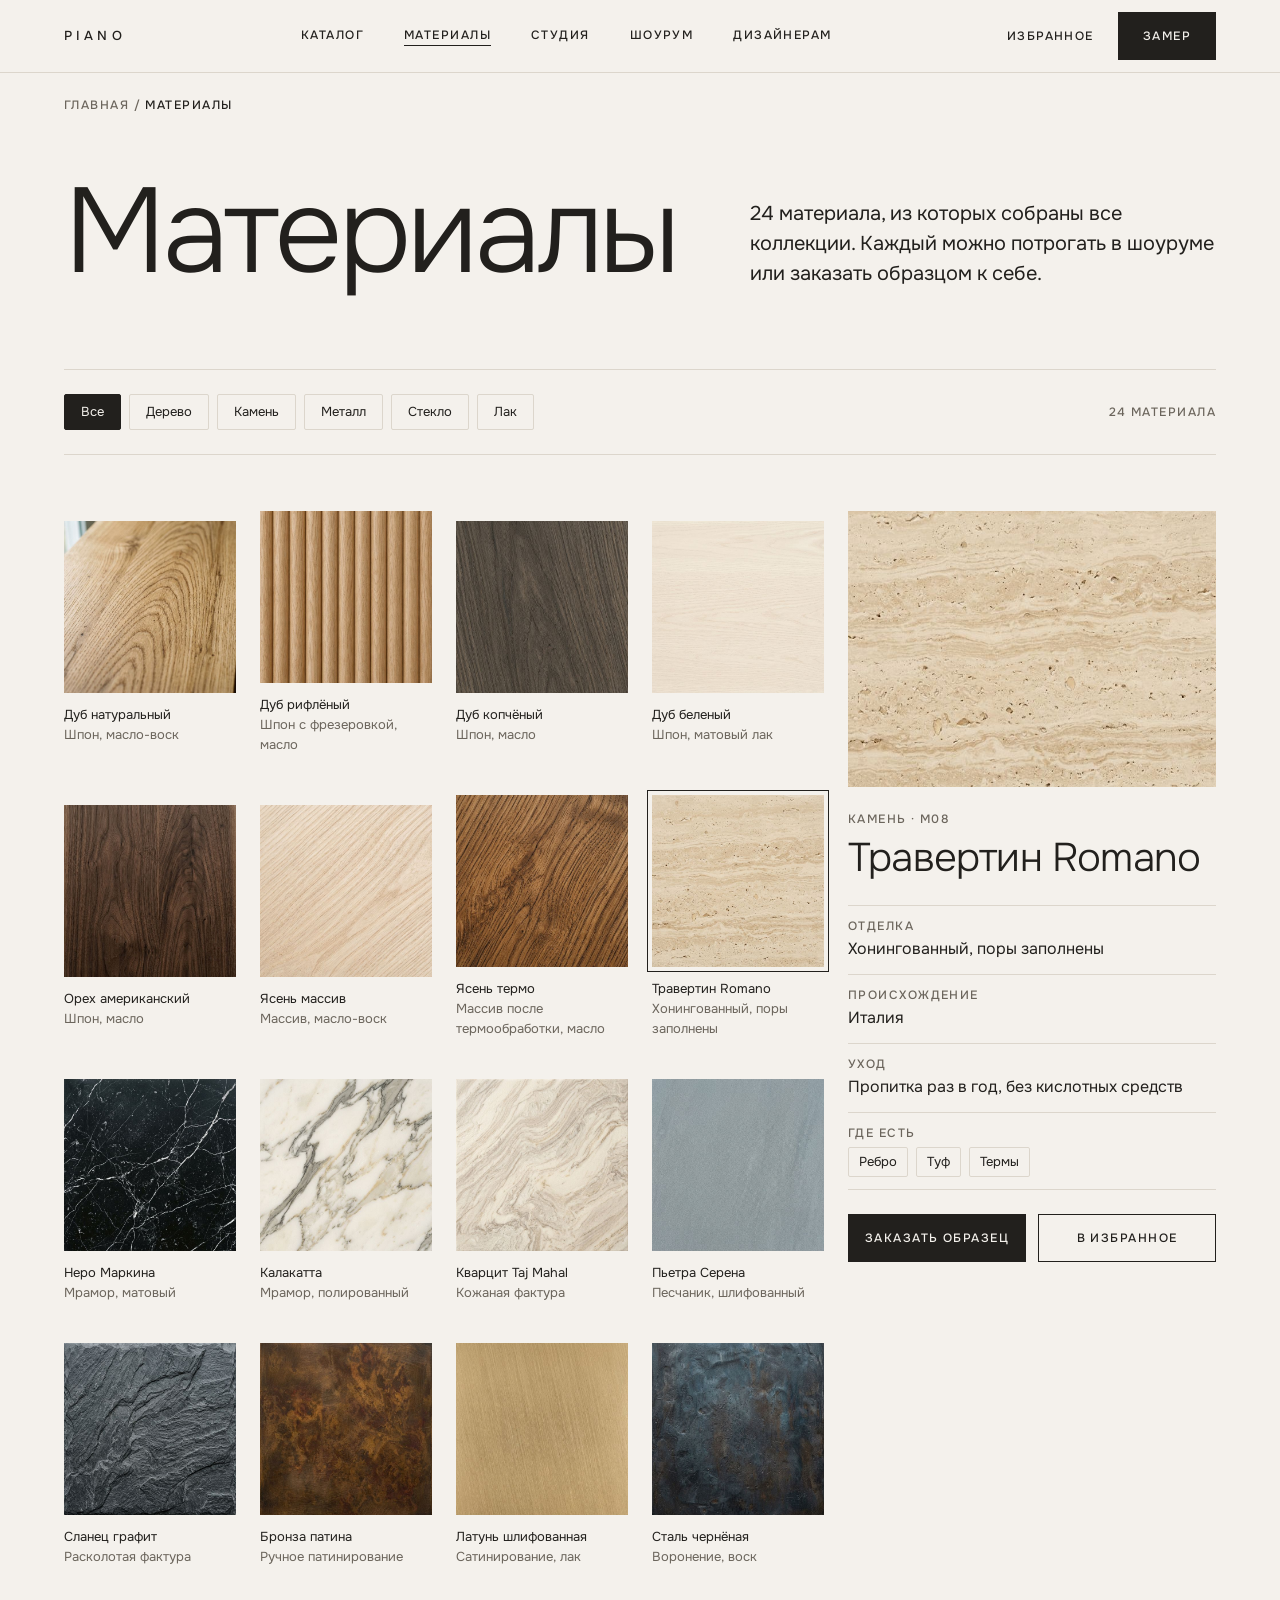
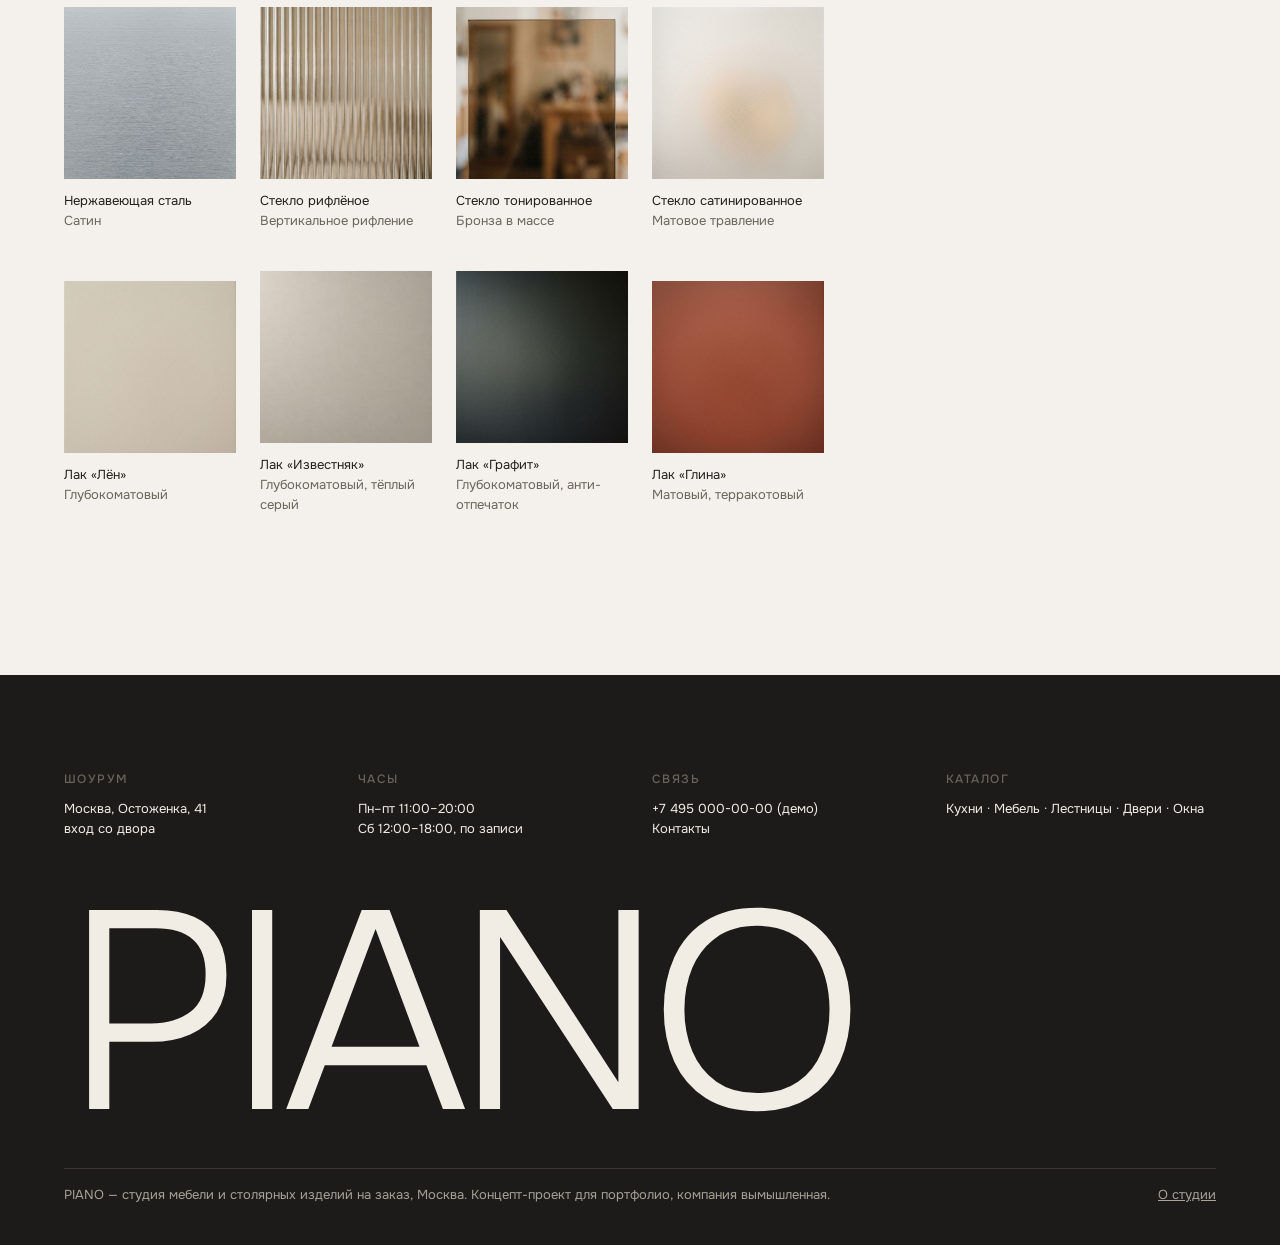
<file: piano/materials.html>
<!doctype html>
<html lang="ru">
<head>
<meta charset="utf-8">
<meta name="viewport" content="width=device-width, initial-scale=1">
<title>Материалы — PIANO</title>
<meta name="description" content="Библиотека PIANO: 24 материала — дерево, камень, металл, стекло и лак.">
<meta property="og:title" content="Материалы — PIANO">
<meta property="og:description" content="Библиотека PIANO: 24 материала — дерево, камень, металл, стекло и лак.">
<meta property="og:image" content="img/home-hero.jpg">
<meta name="theme-color" content="#f4f1ec">
<link rel="icon" href="assets/favicon.svg" type="image/svg+xml">
<link rel="preconnect" href="https://fonts.googleapis.com">
<link rel="preconnect" href="https://fonts.gstatic.com" crossorigin>
<link rel="stylesheet" href="https://fonts.googleapis.com/css2?family=Onest:wght@300;400;500&amp;display=swap">
<link rel="stylesheet" href="assets/css/style.css">
<script src="data/catalog.js" defer></script>
<script src="assets/js/app.js" defer></script>
</head>
<body>
<a class="skip" href="#main">К содержанию</a>
<header class="hdr">
<div class="wrap hdr__in">
<a class="logo" href="index.html" aria-label="PIANO — на главную">PIANO</a>
<nav class="nav" aria-label="Основное меню"><a href="catalog.html">Каталог</a><a href="materials.html" aria-current="page">Материалы</a><a href="studio.html">Студия</a><a href="showroom.html">Шоурум</a><a href="designers.html">Дизайнерам</a></nav>
<div class="hdr__tools">
<a class="fav-link label hide-sm" href="favorites.html">Избранное <span class="fav-count" data-fav-count hidden>0</span></a>
<a class="btn hide-sm" href="contacts.html#form">Замер</a>
<button type="button" class="icon-btn burger" data-menu-open aria-label="Открыть меню" aria-controls="mnav"><svg viewBox="0 0 22 22" aria-hidden="true"><path d="M3 7h16M3 15h16"/></svg></button>
</div>
</div>
</header>
<div class="mnav" id="mnav" hidden role="dialog" aria-modal="true" aria-label="Меню">
<div class="mnav__top"><a class="logo" href="index.html">PIANO</a><button type="button" class="icon-btn" data-menu-close aria-label="Закрыть меню"><svg viewBox="0 0 22 22" aria-hidden="true"><path d="M5 5l12 12M17 5L5 17"/></svg></button></div>
<ul><li><a href="catalog.html">Каталог</a></li><li><a href="materials.html">Материалы</a></li><li><a href="studio.html">Студия</a></li><li><a href="showroom.html">Шоурум</a></li><li><a href="designers.html">Дизайнерам</a></li><li><a href="favorites.html">Избранное <span class="fav-count" data-fav-count hidden>0</span></a></li><li><a href="contacts.html">Контакты</a></li></ul>
<a class="btn btn--block" href="contacts.html#form">Записаться на замер</a>
<p class="caption" style="margin-top:24px">Москва, Остоженка, 41 · +7 495 000-00-00 (демо)</p>
</div>
<main id="main"><div class="wrap">
<p class="label crumbs"><a href="index.html">Главная</a> / <span aria-current="page">Материалы</span></p>
<div class="g12" style="align-items:end;padding:64px 0 80px"><h1 class="display" style="grid-column:1/7">Материалы</h1><p class="lead" style="grid-column:8/13">24 материала, из которых собраны все коллекции. Каждый можно потрогать в шоуруме или заказать образцом к себе.</p></div>
<div data-page="materials"></div>
</div></main>
<footer class="ftr">
<div class="wrap">
<div class="ftr__cols">
<div><p class="label muted" style="margin-bottom:12px">Шоурум</p><p>Москва, Остоженка, 41<br>вход со двора</p></div>
<div><p class="label muted" style="margin-bottom:12px">Часы</p><p>Пн–пт 11:00–20:00<br>Сб 12:00–18:00, по записи</p></div>
<div><p class="label muted" style="margin-bottom:12px">Связь</p><p>+7 495 000-00-00 (демо)<br><a href="contacts.html">Контакты</a></p></div>
<div><p class="label muted" style="margin-bottom:12px">Каталог</p><p><a href="catalog.html?d=kitchens">Кухни</a> · <a href="catalog.html?d=furniture">Мебель</a> · <a href="catalog.html?d=stairs">Лестницы</a> · <a href="catalog.html?d=doors">Двери</a> · <a href="catalog.html?d=windows">Окна</a></p></div>
</div>
<p class="ftr__word" aria-hidden="true">PIANO</p>
<div class="ftr__bottom"><span>PIANO — студия мебели и столярных изделий на заказ, Москва. Концепт-проект для портфолио, компания вымышленная.</span><a href="studio.html">О студии</a></div>
</div>
</footer>
</body>
</html>
</file>
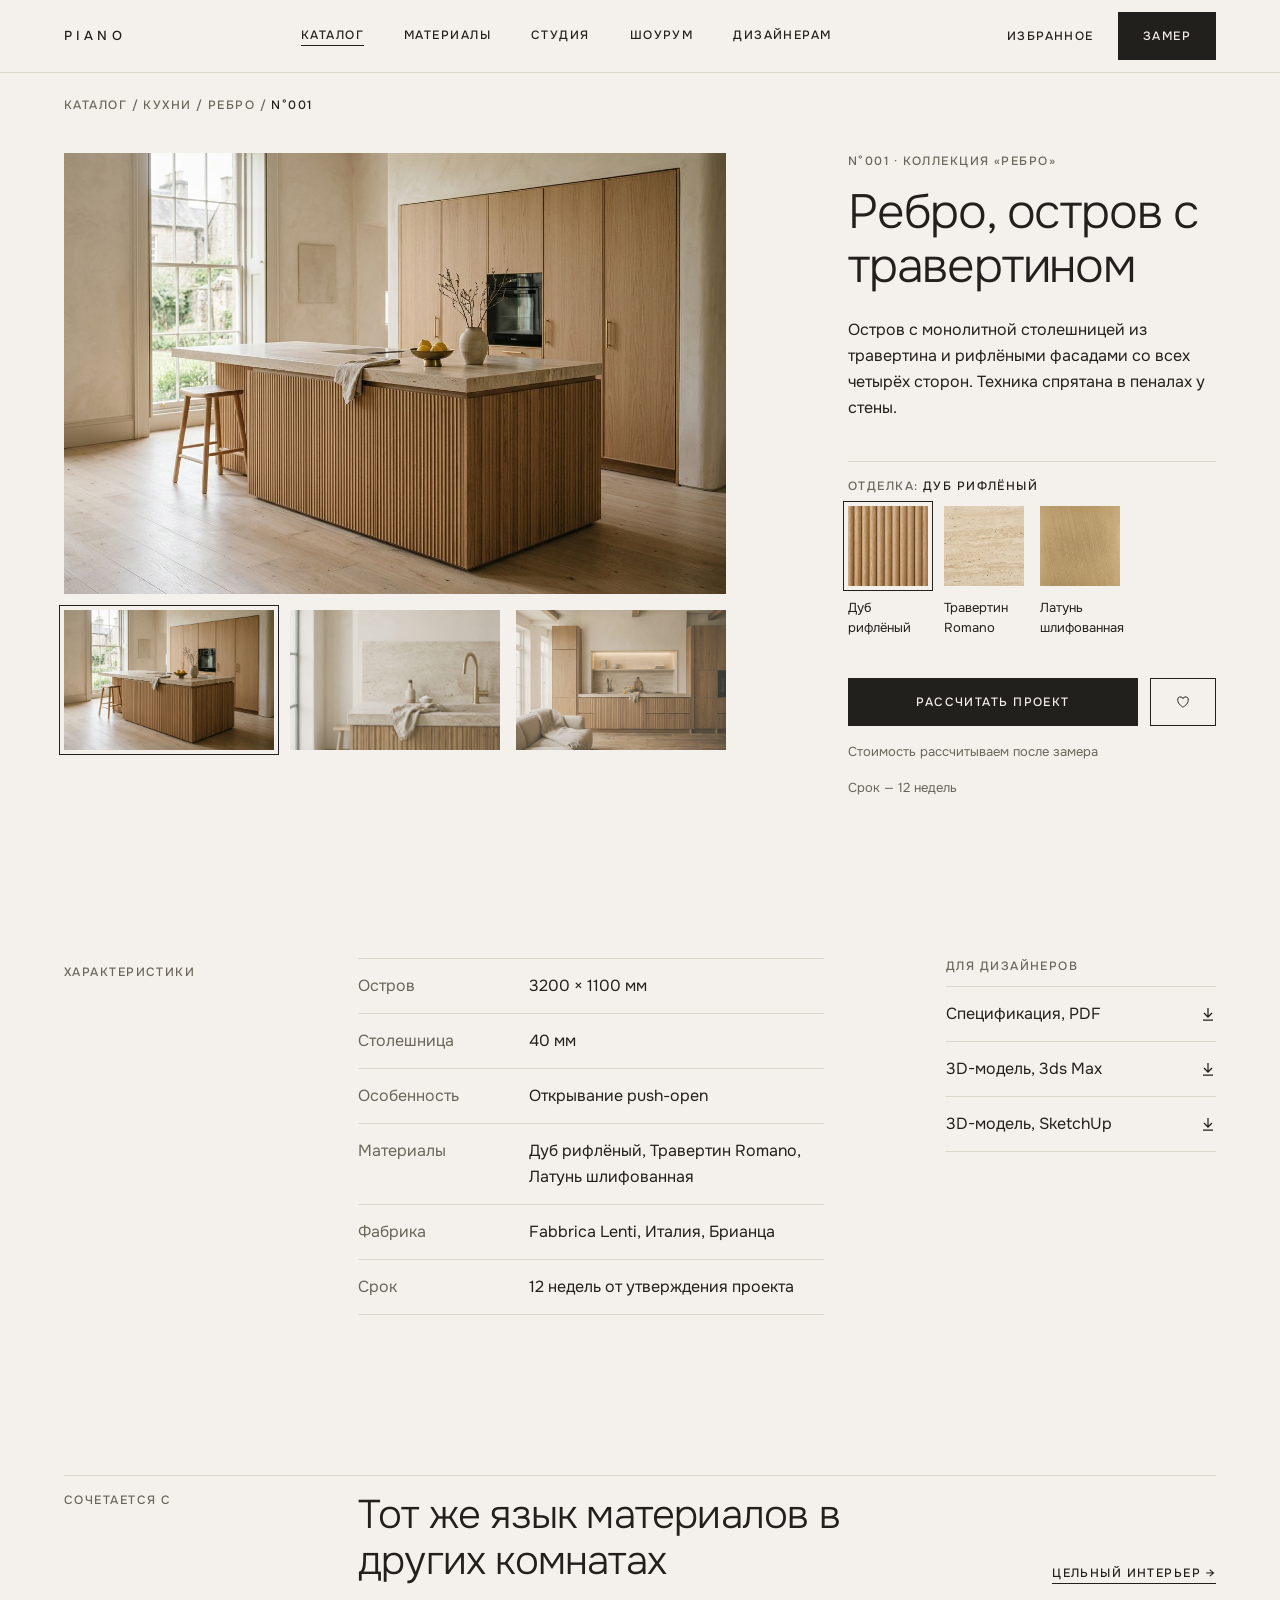
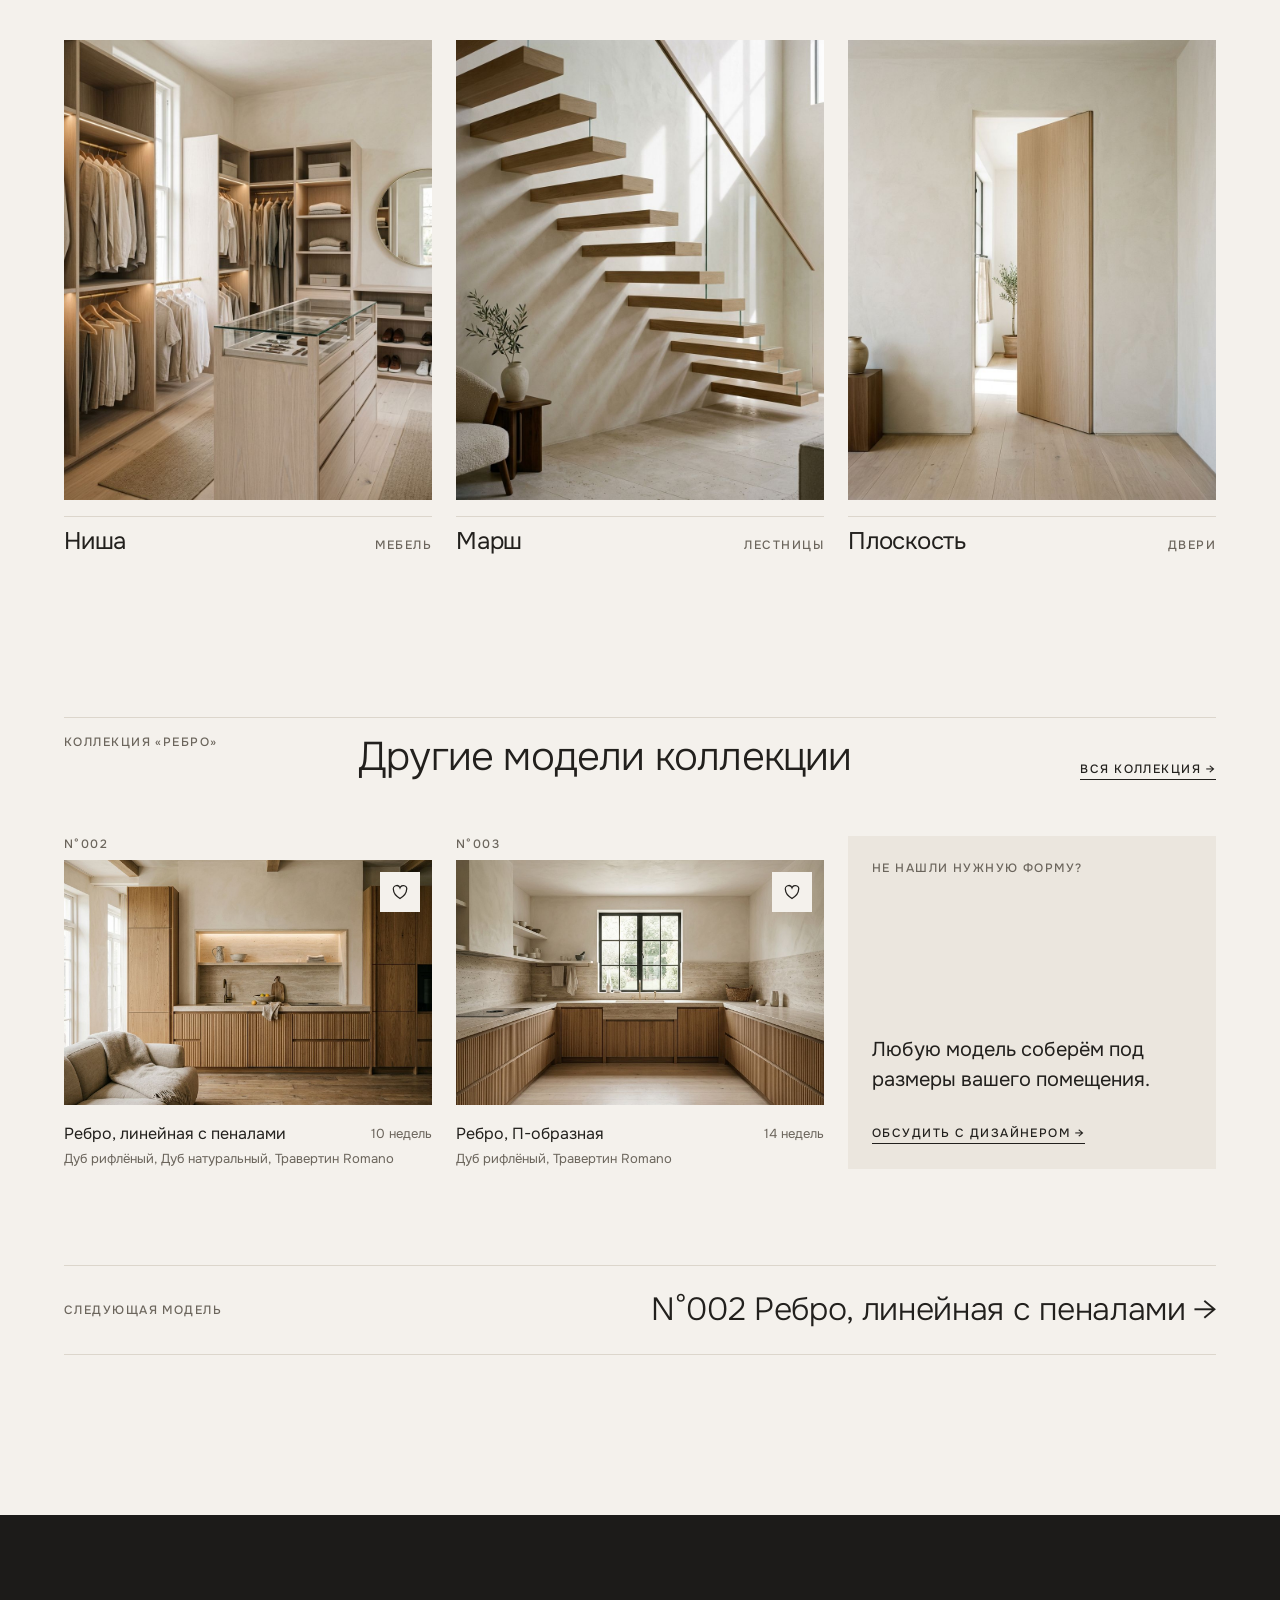
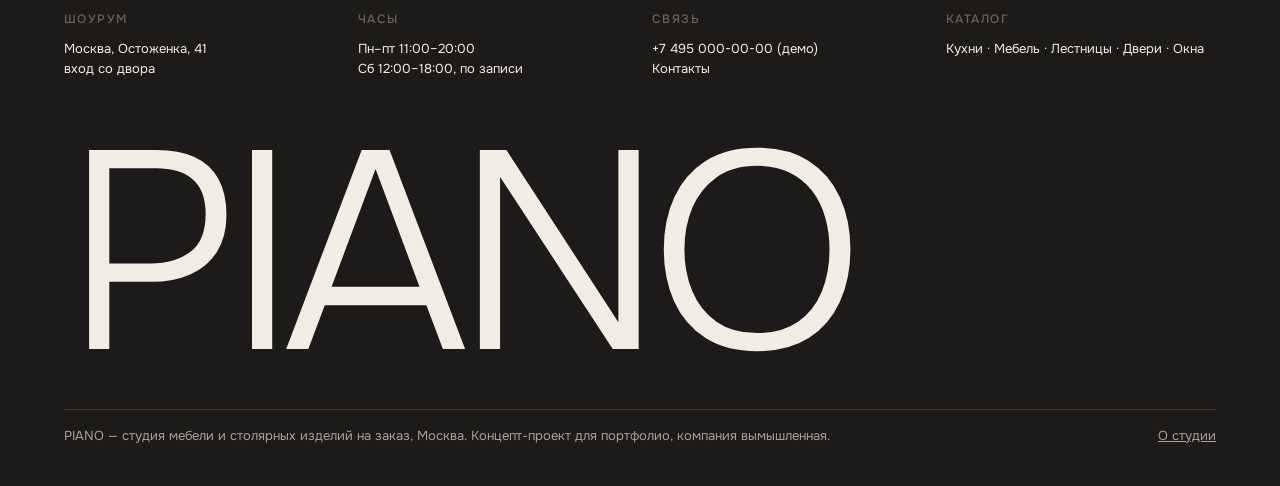
<file: piano/model.html>
<!doctype html>
<html lang="ru">
<head>
<meta charset="utf-8">
<meta name="viewport" content="width=device-width, initial-scale=1">
<title>Модель — PIANO</title>
<meta name="description" content="Модель PIANO: фото, отделки, характеристики и файлы для дизайнеров.">
<meta property="og:title" content="Модель — PIANO">
<meta property="og:description" content="Модель PIANO: фото, отделки, характеристики и файлы для дизайнеров.">
<meta property="og:image" content="img/home-hero.jpg">
<meta name="theme-color" content="#f4f1ec">
<link rel="icon" href="assets/favicon.svg" type="image/svg+xml">
<link rel="preconnect" href="https://fonts.googleapis.com">
<link rel="preconnect" href="https://fonts.gstatic.com" crossorigin>
<link rel="stylesheet" href="https://fonts.googleapis.com/css2?family=Onest:wght@300;400;500&amp;display=swap">
<link rel="stylesheet" href="assets/css/style.css">
<script src="data/catalog.js" defer></script>
<script src="assets/js/app.js" defer></script>
</head>
<body>
<a class="skip" href="#main">К содержанию</a>
<header class="hdr">
<div class="wrap hdr__in">
<a class="logo" href="index.html" aria-label="PIANO — на главную">PIANO</a>
<nav class="nav" aria-label="Основное меню"><a href="catalog.html" aria-current="page">Каталог</a><a href="materials.html">Материалы</a><a href="studio.html">Студия</a><a href="showroom.html">Шоурум</a><a href="designers.html">Дизайнерам</a></nav>
<div class="hdr__tools">
<a class="fav-link label hide-sm" href="favorites.html">Избранное <span class="fav-count" data-fav-count hidden>0</span></a>
<a class="btn hide-sm" href="contacts.html#form">Замер</a>
<button type="button" class="icon-btn burger" data-menu-open aria-label="Открыть меню" aria-controls="mnav"><svg viewBox="0 0 22 22" aria-hidden="true"><path d="M3 7h16M3 15h16"/></svg></button>
</div>
</div>
</header>
<div class="mnav" id="mnav" hidden role="dialog" aria-modal="true" aria-label="Меню">
<div class="mnav__top"><a class="logo" href="index.html">PIANO</a><button type="button" class="icon-btn" data-menu-close aria-label="Закрыть меню"><svg viewBox="0 0 22 22" aria-hidden="true"><path d="M5 5l12 12M17 5L5 17"/></svg></button></div>
<ul><li><a href="catalog.html">Каталог</a></li><li><a href="materials.html">Материалы</a></li><li><a href="studio.html">Студия</a></li><li><a href="showroom.html">Шоурум</a></li><li><a href="designers.html">Дизайнерам</a></li><li><a href="favorites.html">Избранное <span class="fav-count" data-fav-count hidden>0</span></a></li><li><a href="contacts.html">Контакты</a></li></ul>
<a class="btn btn--block" href="contacts.html#form">Записаться на замер</a>
<p class="caption" style="margin-top:24px">Москва, Остоженка, 41 · +7 495 000-00-00 (демо)</p>
</div>
<main id="main" data-page="model"></main>
<footer class="ftr">
<div class="wrap">
<div class="ftr__cols">
<div><p class="label muted" style="margin-bottom:12px">Шоурум</p><p>Москва, Остоженка, 41<br>вход со двора</p></div>
<div><p class="label muted" style="margin-bottom:12px">Часы</p><p>Пн–пт 11:00–20:00<br>Сб 12:00–18:00, по записи</p></div>
<div><p class="label muted" style="margin-bottom:12px">Связь</p><p>+7 495 000-00-00 (демо)<br><a href="contacts.html">Контакты</a></p></div>
<div><p class="label muted" style="margin-bottom:12px">Каталог</p><p><a href="catalog.html?d=kitchens">Кухни</a> · <a href="catalog.html?d=furniture">Мебель</a> · <a href="catalog.html?d=stairs">Лестницы</a> · <a href="catalog.html?d=doors">Двери</a> · <a href="catalog.html?d=windows">Окна</a></p></div>
</div>
<p class="ftr__word" aria-hidden="true">PIANO</p>
<div class="ftr__bottom"><span>PIANO — студия мебели и столярных изделий на заказ, Москва. Концепт-проект для портфолио, компания вымышленная.</span><a href="studio.html">О студии</a></div>
</div>
</footer>
</body>
</html>
</file>
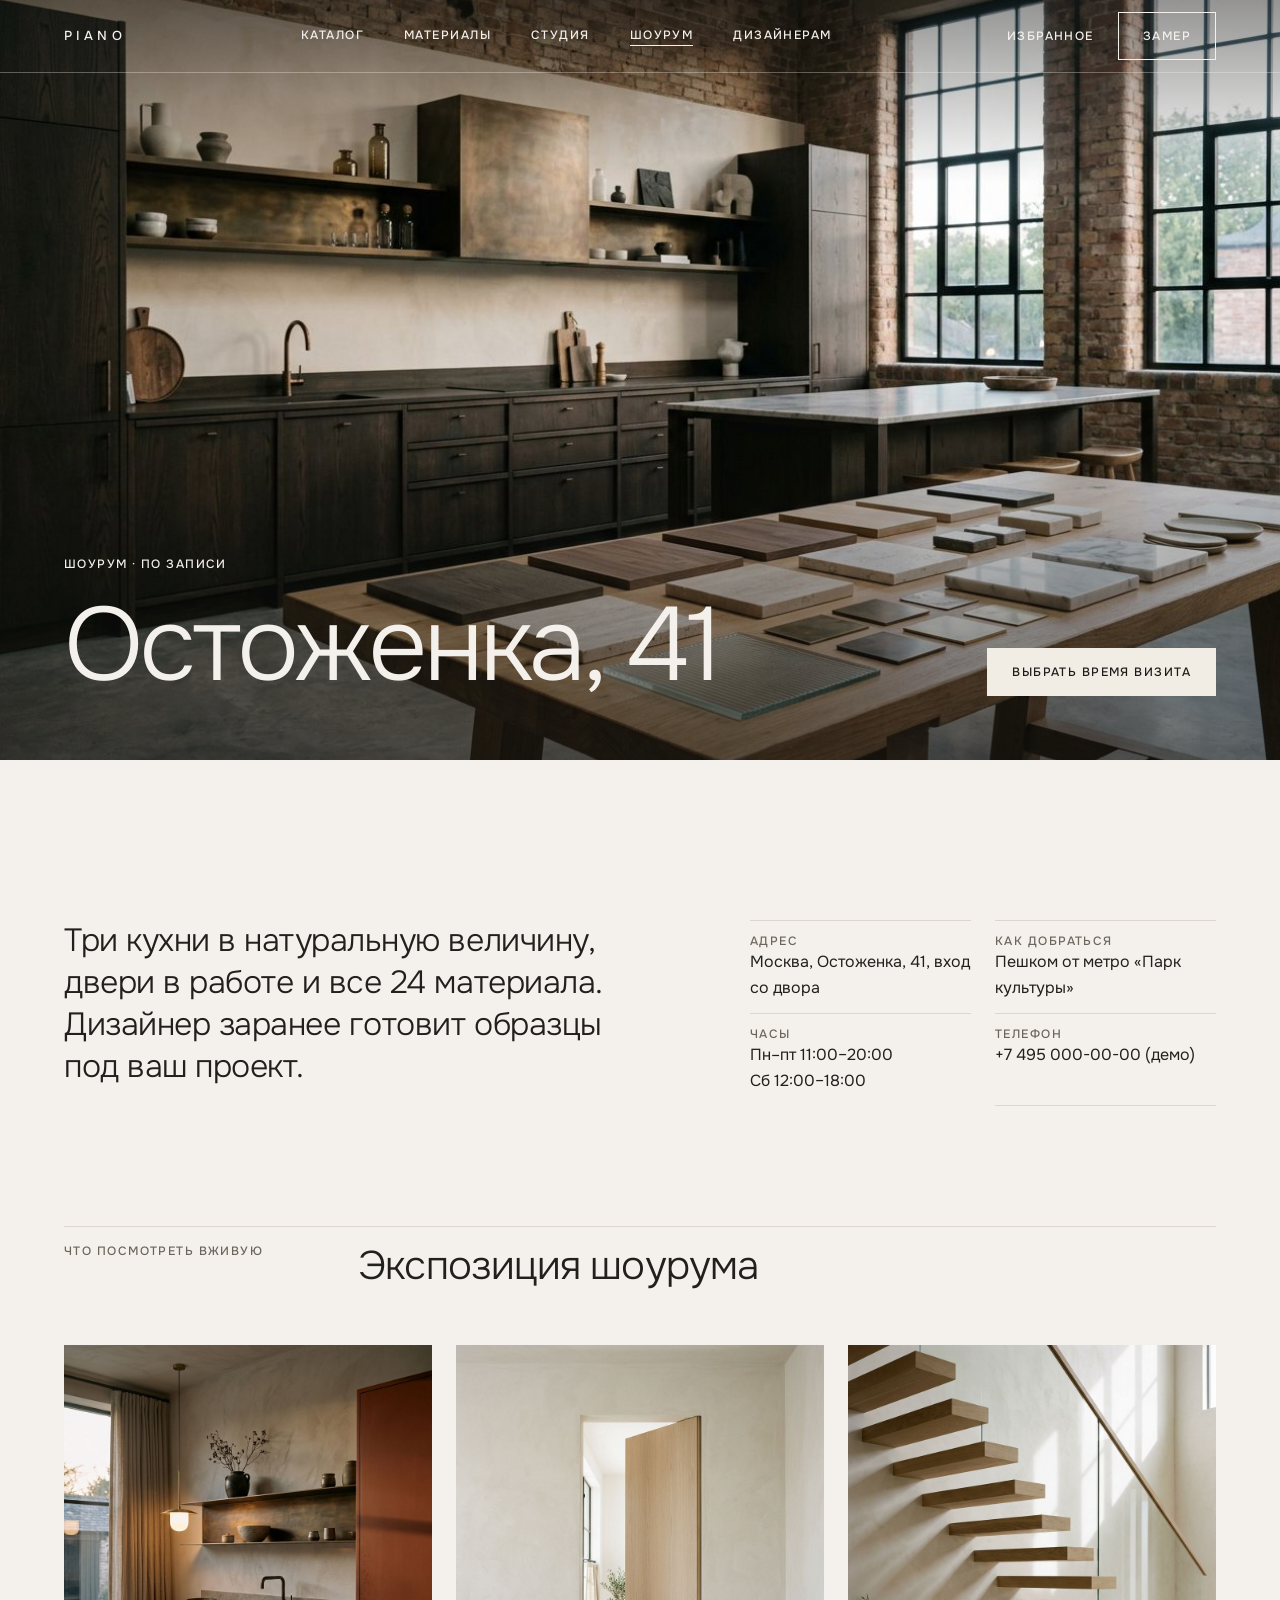
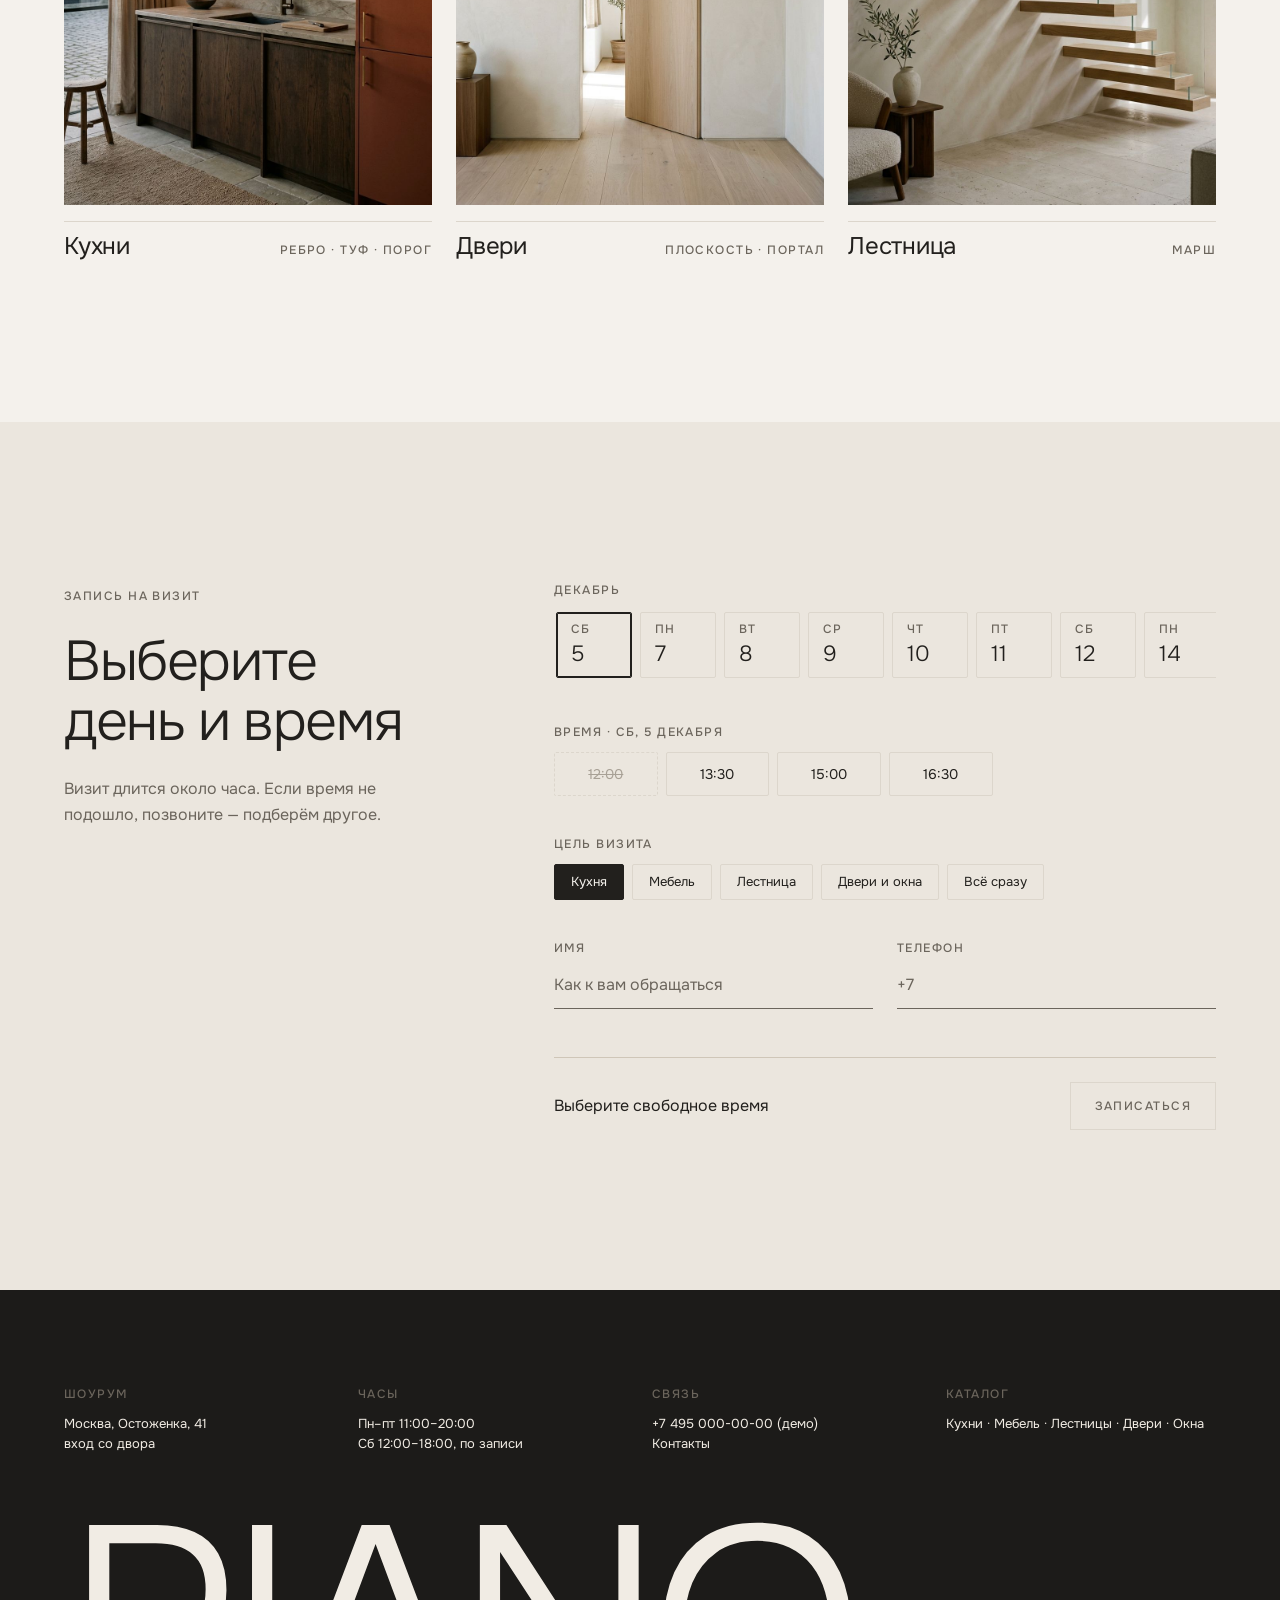
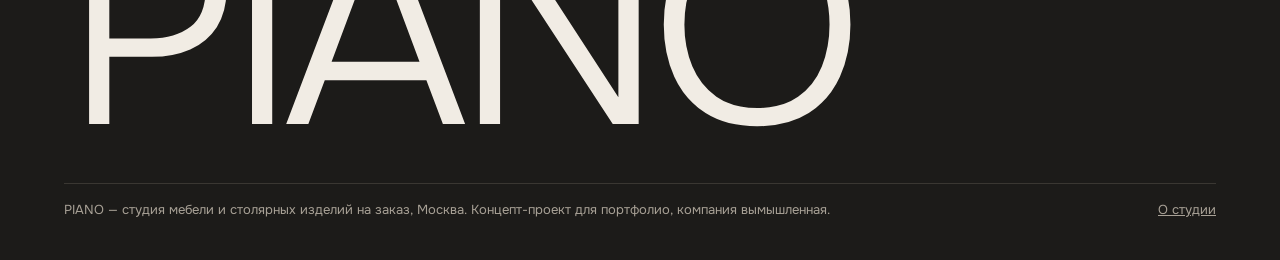
<file: piano/showroom.html>
<!doctype html>
<html lang="ru">
<head>
<meta charset="utf-8">
<meta name="viewport" content="width=device-width, initial-scale=1">
<title>Шоурум — PIANO</title>
<meta name="description" content="Шоурум PIANO на Остоженке: экспозиция и запись на визит.">
<meta property="og:title" content="Шоурум — PIANO">
<meta property="og:description" content="Шоурум PIANO на Остоженке: экспозиция и запись на визит.">
<meta property="og:image" content="img/home-hero.jpg">
<meta name="theme-color" content="#f4f1ec">
<link rel="icon" href="assets/favicon.svg" type="image/svg+xml">
<link rel="preconnect" href="https://fonts.googleapis.com">
<link rel="preconnect" href="https://fonts.gstatic.com" crossorigin>
<link rel="stylesheet" href="https://fonts.googleapis.com/css2?family=Onest:wght@300;400;500&amp;display=swap">
<link rel="stylesheet" href="assets/css/style.css">
<script src="data/catalog.js" defer></script>
<script src="assets/js/app.js" defer></script>
</head>
<body>
<a class="skip" href="#main">К содержанию</a>
<header class="hdr hdr--photo">
<div class="wrap hdr__in">
<a class="logo" href="index.html" aria-label="PIANO — на главную">PIANO</a>
<nav class="nav" aria-label="Основное меню"><a href="catalog.html">Каталог</a><a href="materials.html">Материалы</a><a href="studio.html">Студия</a><a href="showroom.html" aria-current="page">Шоурум</a><a href="designers.html">Дизайнерам</a></nav>
<div class="hdr__tools">
<a class="fav-link label hide-sm" href="favorites.html">Избранное <span class="fav-count" data-fav-count hidden>0</span></a>
<a class="btn btn--ghost-light hide-sm" href="contacts.html#form">Замер</a>
<button type="button" class="icon-btn burger" data-menu-open aria-label="Открыть меню" aria-controls="mnav"><svg viewBox="0 0 22 22" aria-hidden="true"><path d="M3 7h16M3 15h16"/></svg></button>
</div>
</div>
</header>
<div class="mnav" id="mnav" hidden role="dialog" aria-modal="true" aria-label="Меню">
<div class="mnav__top"><a class="logo" href="index.html">PIANO</a><button type="button" class="icon-btn" data-menu-close aria-label="Закрыть меню"><svg viewBox="0 0 22 22" aria-hidden="true"><path d="M5 5l12 12M17 5L5 17"/></svg></button></div>
<ul><li><a href="catalog.html">Каталог</a></li><li><a href="materials.html">Материалы</a></li><li><a href="studio.html">Студия</a></li><li><a href="showroom.html">Шоурум</a></li><li><a href="designers.html">Дизайнерам</a></li><li><a href="favorites.html">Избранное <span class="fav-count" data-fav-count hidden>0</span></a></li><li><a href="contacts.html">Контакты</a></li></ul>
<a class="btn btn--block" href="contacts.html#form">Записаться на замер</a>
<p class="caption" style="margin-top:24px">Москва, Остоженка, 41 · +7 495 000-00-00 (демо)</p>
</div>
<main id="main">
<section class="hero hero--short">
<img class="hero__img" src="img/home-showroom.jpg" alt="Шоурум PIANO: кухня «Порог» и стол с образцами материалов" fetchpriority="high">
<div class="wrap hero__body"><div><p class="label" style="margin-bottom:24px">Шоурум · по записи</p><h1 class="display" style="font-size:104px;line-height:100px">Остоженка, 41</h1></div><a class="btn btn--light" href="#book">Выбрать время визита</a></div>
</section>
<section class="sec" style="padding-bottom:120px"><div class="wrap g12">
<p class="quote" style="grid-column:1/7">Три кухни в натуральную величину, двери в работе и все 24 материала. Дизайнер заранее готовит образцы под ваш проект.</p>
<div class="cols2" style="grid-column:8/13;gap:0 24px">
<div class="drow"><p class="label muted">Адрес</p><p>Москва, Остоженка, 41, вход со двора</p></div><div class="drow"><p class="label muted">Как добраться</p><p>Пешком от метро «Парк культуры»</p></div>
<div class="drow"><p class="label muted">Часы</p><p>Пн–пт 11:00–20:00<br>Сб 12:00–18:00</p></div><div class="drow"><p class="label muted">Телефон</p><p>+7 495 000-00-00 (демо)</p></div>
</div></div></section>
<section class="sec sec--top0"><div class="wrap">
<div class="sec-head"><span class="label">Что посмотреть вживую</span><h2 class="h2">Экспозиция шоурума</h2></div>
<div class="cols3">
<a class="card reveal" href="catalog.html?d=kitchens"><div class="photo r45"><img src="img/cover-porog.jpg" alt="Кухня «Порог»" loading="lazy"></div><div class="card__meta"><h3 class="h3">Кухни</h3><span class="label muted">Ребро · Туф · Порог</span></div></a>
<a class="card reveal" href="catalog.html?d=doors"><div class="photo r45"><img src="img/cover-ploskost.jpg" alt="Дверь «Плоскость»" loading="lazy"></div><div class="card__meta"><h3 class="h3">Двери</h3><span class="label muted">Плоскость · Портал</span></div></a>
<a class="card reveal" href="collection.html?c=marsh"><div class="photo r45"><img src="img/cover-marsh.jpg" alt="Лестница «Марш»" loading="lazy"></div><div class="card__meta"><h3 class="h3">Лестница</h3><span class="label muted">Марш</span></div></a>
</div></div></section>
<section class="sec sec--raised" id="book"><div class="wrap g12" style="align-items:start" data-page="booking">
<div style="grid-column:1/5"><span class="label muted">Запись на визит</span><h2 class="h1" style="font-size:56px;line-height:60px;margin-top:24px">Выберите день и время</h2><p class="muted" style="margin-top:24px">Визит длится около часа. Если время не подошло, позвоните — подберём другое.</p></div>
<div style="grid-column:6/13">
<form data-booking data-demo="showroom" novalidate>
<p class="label muted" style="margin-bottom:12px" data-month></p>
<div class="days" role="group" aria-label="День визита" data-days></div>
<p class="label muted" style="margin:40px 0 12px">Время · <span data-day-label></span></p>
<div class="slots" role="group" aria-label="Время визита" data-slots></div>
<p class="label muted" style="margin:40px 0 12px">Цель визита</p>
<div class="chips" role="group" aria-label="Цель визита" data-goals></div>
<input type="hidden" name="when">
<div class="form-grid" style="margin-top:40px"><label class="field"><span class="label">Имя</span><input name="name" type="text" placeholder="Как к вам обращаться" autocomplete="name" required><span class="field__hint" hidden></span></label><label class="field"><span class="label">Телефон</span><input name="phone" type="tel" placeholder="+7" autocomplete="tel" required><span class="field__hint" hidden></span></label></div>
<div class="form-foot" style="margin-top:40px;padding-top:24px;border-top:1px solid var(--stone)"><p data-summary aria-live="polite"></p><button type="submit" class="btn" data-book disabled>Записаться</button></div>
</form>
<div class="done" data-done hidden tabindex="-1"><p class="label" style="color:var(--accent)">Вы записаны</p><p class="h2" style="margin-top:16px">Ждём вас <span data-when></span></p><p class="muted" style="margin-top:24px">Дизайнер позвонит накануне и уточнит, какие образцы подготовить. Это демо-версия сайта: данные никуда не отправлены.</p><button type="button" class="tlink" data-again style="margin-top:32px">Изменить время</button></div>
</div></div></section>
</main>
<footer class="ftr">
<div class="wrap">
<div class="ftr__cols">
<div><p class="label muted" style="margin-bottom:12px">Шоурум</p><p>Москва, Остоженка, 41<br>вход со двора</p></div>
<div><p class="label muted" style="margin-bottom:12px">Часы</p><p>Пн–пт 11:00–20:00<br>Сб 12:00–18:00, по записи</p></div>
<div><p class="label muted" style="margin-bottom:12px">Связь</p><p>+7 495 000-00-00 (демо)<br><a href="contacts.html">Контакты</a></p></div>
<div><p class="label muted" style="margin-bottom:12px">Каталог</p><p><a href="catalog.html?d=kitchens">Кухни</a> · <a href="catalog.html?d=furniture">Мебель</a> · <a href="catalog.html?d=stairs">Лестницы</a> · <a href="catalog.html?d=doors">Двери</a> · <a href="catalog.html?d=windows">Окна</a></p></div>
</div>
<p class="ftr__word" aria-hidden="true">PIANO</p>
<div class="ftr__bottom"><span>PIANO — студия мебели и столярных изделий на заказ, Москва. Концепт-проект для портфолио, компания вымышленная.</span><a href="studio.html">О студии</a></div>
</div>
</footer>
</body>
</html>
</file>
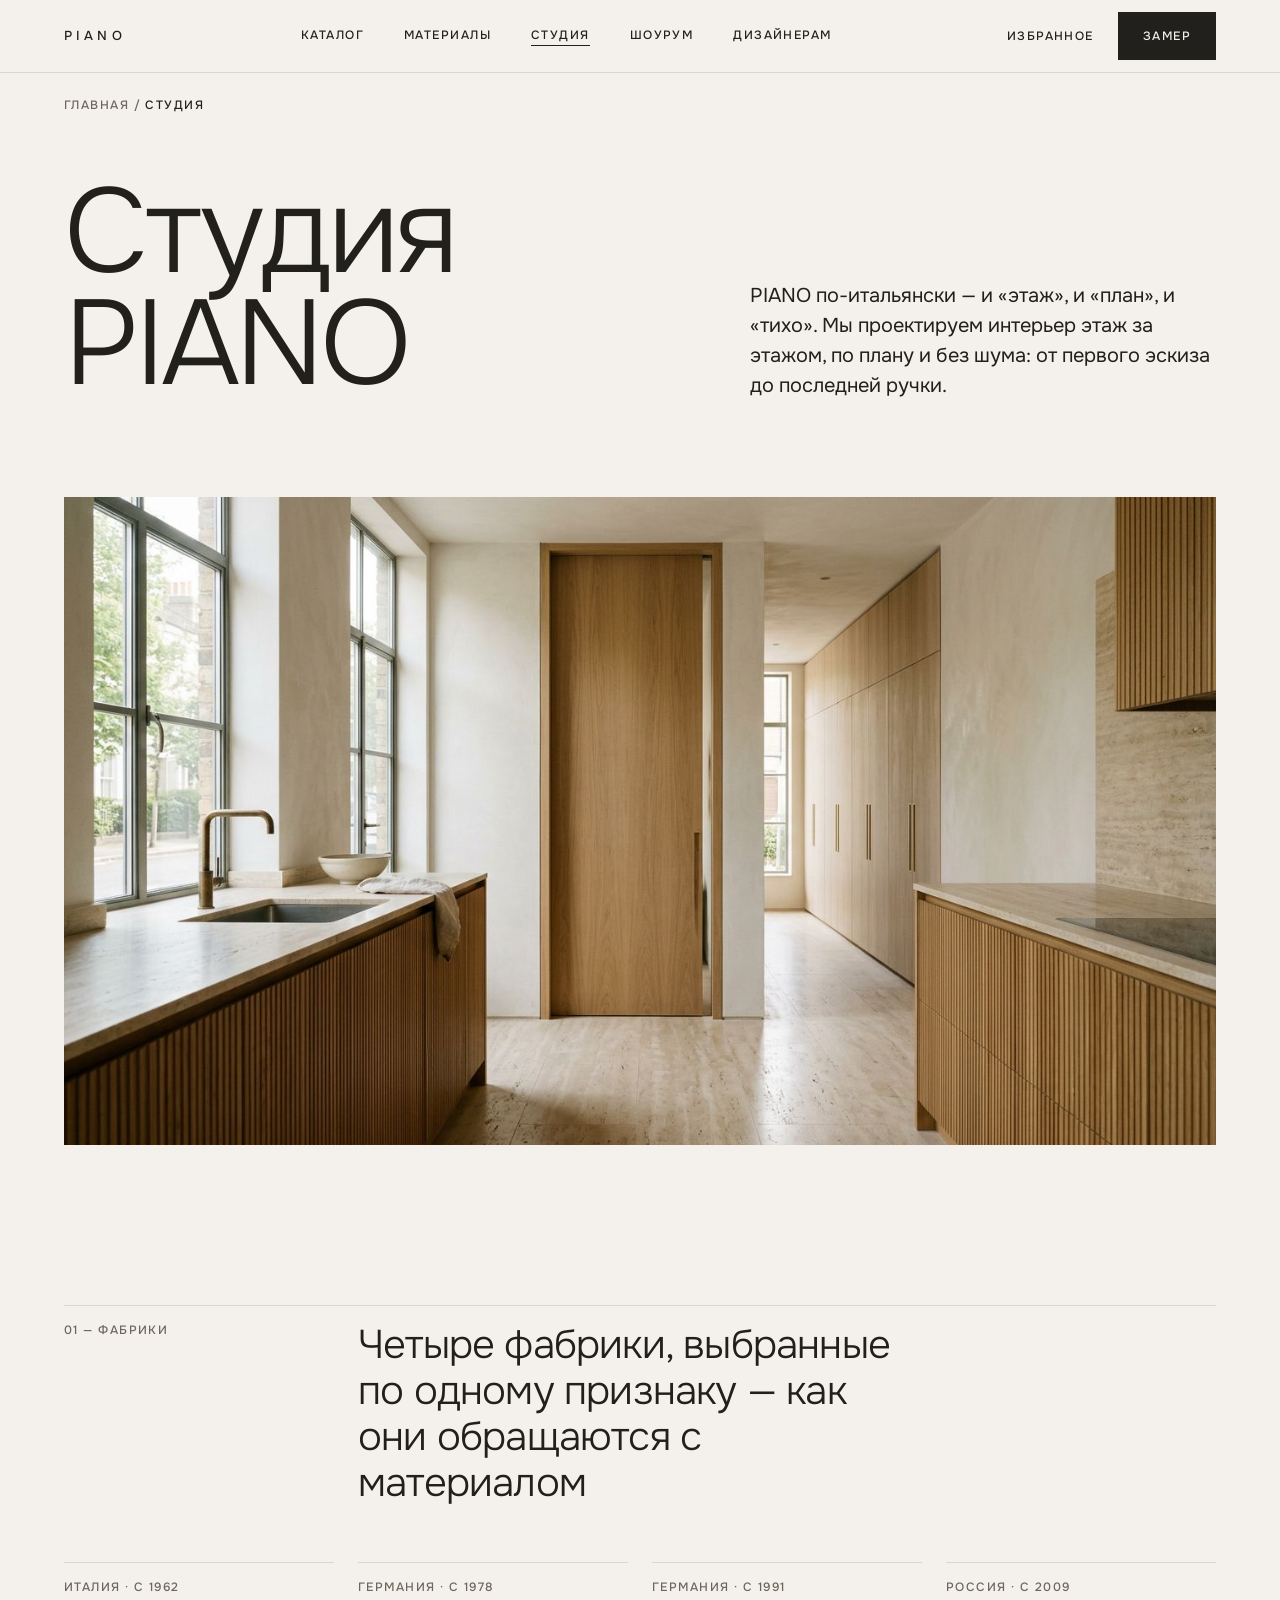
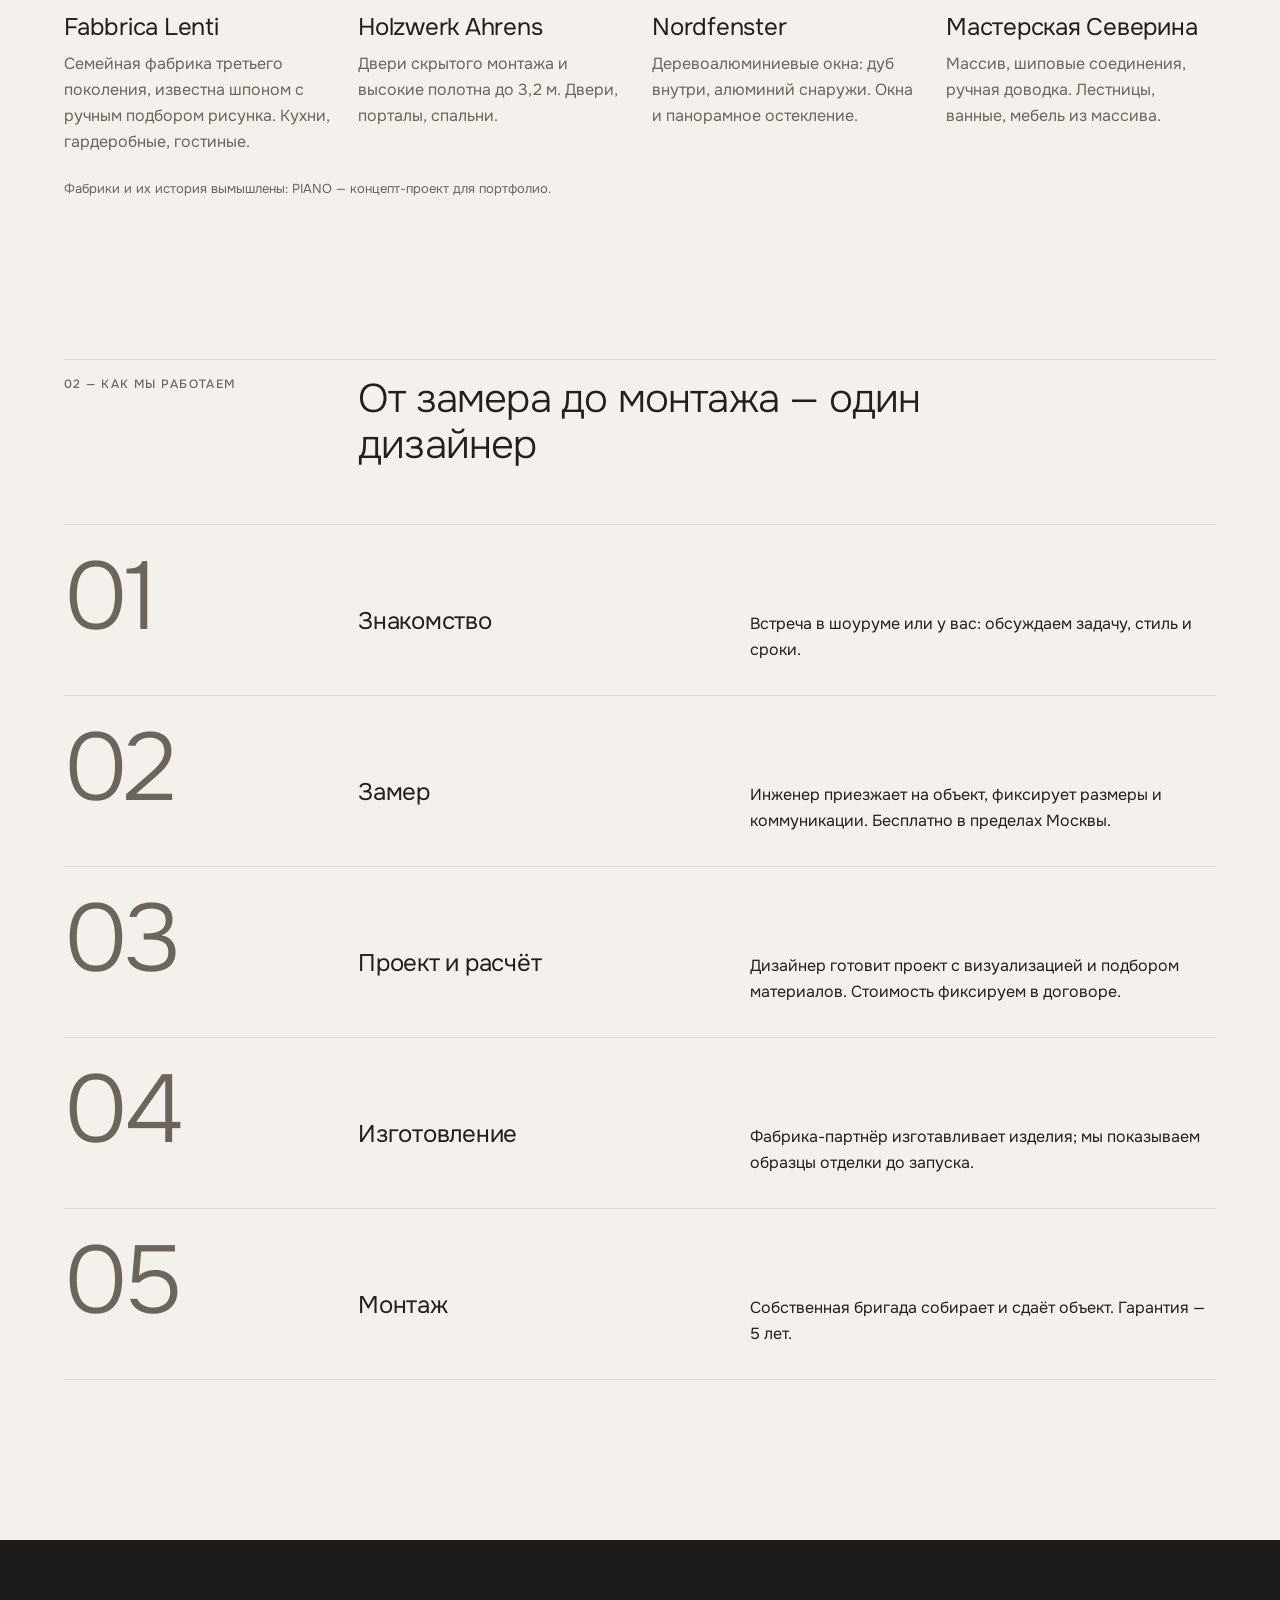
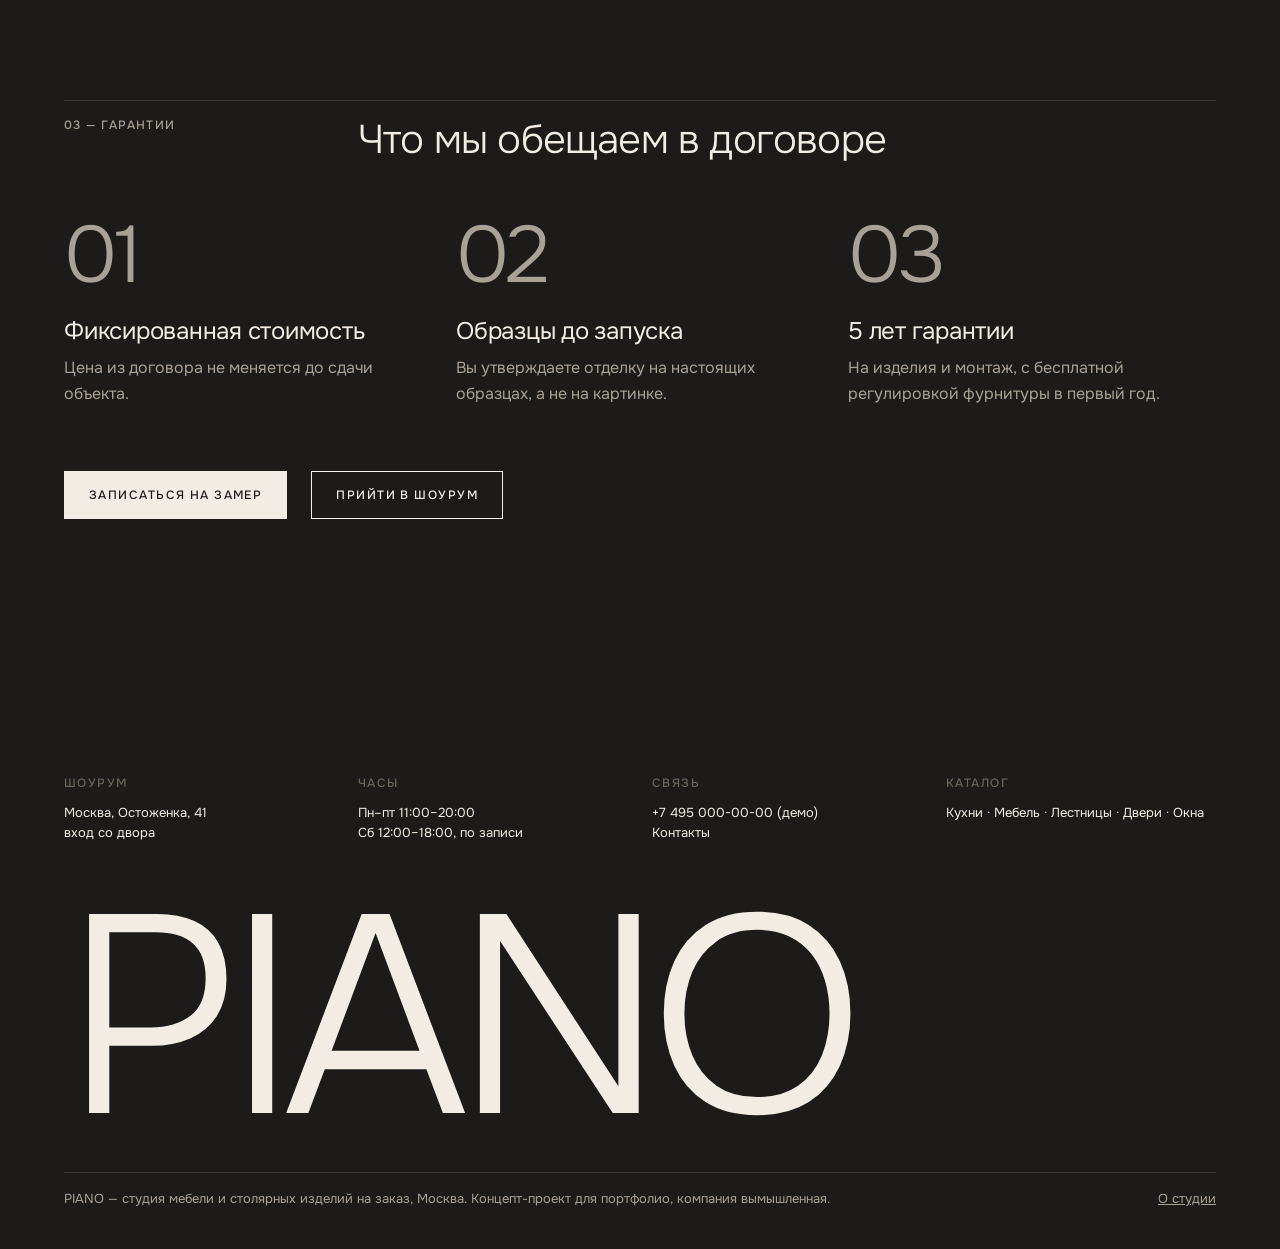
<file: piano/studio.html>
<!doctype html>
<html lang="ru">
<head>
<meta charset="utf-8">
<meta name="viewport" content="width=device-width, initial-scale=1">
<title>Студия — PIANO</title>
<meta name="description" content="О студии PIANO: фабрики-партнёры, процесс и гарантии.">
<meta property="og:title" content="Студия — PIANO">
<meta property="og:description" content="О студии PIANO: фабрики-партнёры, процесс и гарантии.">
<meta property="og:image" content="img/home-hero.jpg">
<meta name="theme-color" content="#f4f1ec">
<link rel="icon" href="assets/favicon.svg" type="image/svg+xml">
<link rel="preconnect" href="https://fonts.googleapis.com">
<link rel="preconnect" href="https://fonts.gstatic.com" crossorigin>
<link rel="stylesheet" href="https://fonts.googleapis.com/css2?family=Onest:wght@300;400;500&amp;display=swap">
<link rel="stylesheet" href="assets/css/style.css">
<script src="data/catalog.js" defer></script>
<script src="assets/js/app.js" defer></script>
</head>
<body>
<a class="skip" href="#main">К содержанию</a>
<header class="hdr">
<div class="wrap hdr__in">
<a class="logo" href="index.html" aria-label="PIANO — на главную">PIANO</a>
<nav class="nav" aria-label="Основное меню"><a href="catalog.html">Каталог</a><a href="materials.html">Материалы</a><a href="studio.html" aria-current="page">Студия</a><a href="showroom.html">Шоурум</a><a href="designers.html">Дизайнерам</a></nav>
<div class="hdr__tools">
<a class="fav-link label hide-sm" href="favorites.html">Избранное <span class="fav-count" data-fav-count hidden>0</span></a>
<a class="btn hide-sm" href="contacts.html#form">Замер</a>
<button type="button" class="icon-btn burger" data-menu-open aria-label="Открыть меню" aria-controls="mnav"><svg viewBox="0 0 22 22" aria-hidden="true"><path d="M3 7h16M3 15h16"/></svg></button>
</div>
</div>
</header>
<div class="mnav" id="mnav" hidden role="dialog" aria-modal="true" aria-label="Меню">
<div class="mnav__top"><a class="logo" href="index.html">PIANO</a><button type="button" class="icon-btn" data-menu-close aria-label="Закрыть меню"><svg viewBox="0 0 22 22" aria-hidden="true"><path d="M5 5l12 12M17 5L5 17"/></svg></button></div>
<ul><li><a href="catalog.html">Каталог</a></li><li><a href="materials.html">Материалы</a></li><li><a href="studio.html">Студия</a></li><li><a href="showroom.html">Шоурум</a></li><li><a href="designers.html">Дизайнерам</a></li><li><a href="favorites.html">Избранное <span class="fav-count" data-fav-count hidden>0</span></a></li><li><a href="contacts.html">Контакты</a></li></ul>
<a class="btn btn--block" href="contacts.html#form">Записаться на замер</a>
<p class="caption" style="margin-top:24px">Москва, Остоженка, 41 · +7 495 000-00-00 (демо)</p>
</div>
<main id="main">
<div class="wrap"><p class="label crumbs"><a href="index.html">Главная</a> / <span aria-current="page">Студия</span></p>
<div class="g12" style="align-items:end;padding:64px 0 96px"><h1 class="display" style="grid-column:1/7">Студия PIANO</h1><p class="lead" style="grid-column:8/13">PIANO по-итальянски — и «этаж», и «план», и «тихо». Мы проектируем интерьер этаж за этажом, по плану и без шума: от первого эскиза до последней ручки.</p></div></div>
<div class="wrap"><div class="photo r169 reveal"><img src="img/home-interior.jpg" alt="Интерьер, собранный из одного дуба" loading="lazy"></div></div>

<section class="sec"><div class="wrap">
<div class="sec-head"><span class="label">01 — Фабрики</span><h2 class="h2">Четыре фабрики, выбранные по одному признаку — как они обращаются с материалом</h2></div>
<div class="cols4">
<div class="reveal" style="padding-top:16px;border-top:1px solid var(--line)"><p class="label muted">Италия · с 1962</p><h3 class="h3" style="margin:16px 0 8px">Fabbrica Lenti</h3><p class="muted">Семейная фабрика третьего поколения, известна шпоном с ручным подбором рисунка. Кухни, гардеробные, гостиные.</p></div>
<div class="reveal" style="padding-top:16px;border-top:1px solid var(--line)"><p class="label muted">Германия · с 1978</p><h3 class="h3" style="margin:16px 0 8px">Holzwerk Ahrens</h3><p class="muted">Двери скрытого монтажа и высокие полотна до 3,2 м. Двери, порталы, спальни.</p></div>
<div class="reveal" style="padding-top:16px;border-top:1px solid var(--line)"><p class="label muted">Германия · с 1991</p><h3 class="h3" style="margin:16px 0 8px">Nordfenster</h3><p class="muted">Деревоалюминиевые окна: дуб внутри, алюминий снаружи. Окна и панорамное остекление.</p></div>
<div class="reveal" style="padding-top:16px;border-top:1px solid var(--line)"><p class="label muted">Россия · с 2009</p><h3 class="h3" style="margin:16px 0 8px">Мастерская Северина</h3><p class="muted">Массив, шиповые соединения, ручная доводка. Лестницы, ванные, мебель из массива.</p></div>
</div>
<p class="caption" style="margin-top:24px">Фабрики и их история вымышлены: PIANO — концепт-проект для портфолио.</p>
</div></section>

<section class="sec sec--top0"><div class="wrap">
<div class="sec-head"><span class="label">02 — Как мы работаем</span><h2 class="h2">От замера до монтажа — один дизайнер</h2></div>
<div class="step reveal"><span class="step__n">01</span><h3 class="h3">Знакомство</h3><p>Встреча в шоуруме или у вас: обсуждаем задачу, стиль и сроки.</p></div>
<div class="step reveal"><span class="step__n">02</span><h3 class="h3">Замер</h3><p>Инженер приезжает на объект, фиксирует размеры и коммуникации. Бесплатно в пределах Москвы.</p></div>
<div class="step reveal"><span class="step__n">03</span><h3 class="h3">Проект и расчёт</h3><p>Дизайнер готовит проект с визуализацией и подбором материалов. Стоимость фиксируем в договоре.</p></div>
<div class="step reveal"><span class="step__n">04</span><h3 class="h3">Изготовление</h3><p>Фабрика-партнёр изготавливает изделия; мы показываем образцы отделки до запуска.</p></div>
<div class="step reveal"><span class="step__n">05</span><h3 class="h3">Монтаж</h3><p>Собственная бригада собирает и сдаёт объект. Гарантия — 5 лет.</p></div>
</div></section>

<section class="sec dark"><div class="wrap">
<div class="sec-head"><span class="label">03 — Гарантии</span><h2 class="h2">Что мы обещаем в договоре</h2></div>
<div class="cols3">
<div><span class="big-n" style="color:var(--d-muted)">01</span><h3 class="h3" style="margin:24px 0 8px">Фиксированная стоимость</h3><p class="muted">Цена из договора не меняется до сдачи объекта.</p></div>
<div><span class="big-n" style="color:var(--d-muted)">02</span><h3 class="h3" style="margin:24px 0 8px">Образцы до запуска</h3><p class="muted">Вы утверждаете отделку на настоящих образцах, а не на картинке.</p></div>
<div><span class="big-n" style="color:var(--d-muted)">03</span><h3 class="h3" style="margin:24px 0 8px">5 лет гарантии</h3><p class="muted">На изделия и монтаж, с бесплатной регулировкой фурнитуры в первый год.</p></div>
</div>
<div style="margin-top:64px;display:flex;gap:24px;flex-wrap:wrap"><a class="btn btn--light" href="contacts.html#form">Записаться на замер</a><a class="btn btn--ghost-light" href="showroom.html#book">Прийти в шоурум</a></div>
</div></section>
</main>
<footer class="ftr">
<div class="wrap">
<div class="ftr__cols">
<div><p class="label muted" style="margin-bottom:12px">Шоурум</p><p>Москва, Остоженка, 41<br>вход со двора</p></div>
<div><p class="label muted" style="margin-bottom:12px">Часы</p><p>Пн–пт 11:00–20:00<br>Сб 12:00–18:00, по записи</p></div>
<div><p class="label muted" style="margin-bottom:12px">Связь</p><p>+7 495 000-00-00 (демо)<br><a href="contacts.html">Контакты</a></p></div>
<div><p class="label muted" style="margin-bottom:12px">Каталог</p><p><a href="catalog.html?d=kitchens">Кухни</a> · <a href="catalog.html?d=furniture">Мебель</a> · <a href="catalog.html?d=stairs">Лестницы</a> · <a href="catalog.html?d=doors">Двери</a> · <a href="catalog.html?d=windows">Окна</a></p></div>
</div>
<p class="ftr__word" aria-hidden="true">PIANO</p>
<div class="ftr__bottom"><span>PIANO — студия мебели и столярных изделий на заказ, Москва. Концепт-проект для портфолио, компания вымышленная.</span><a href="studio.html">О студии</a></div>
</div>
</footer>
</body>
</html>
</file>
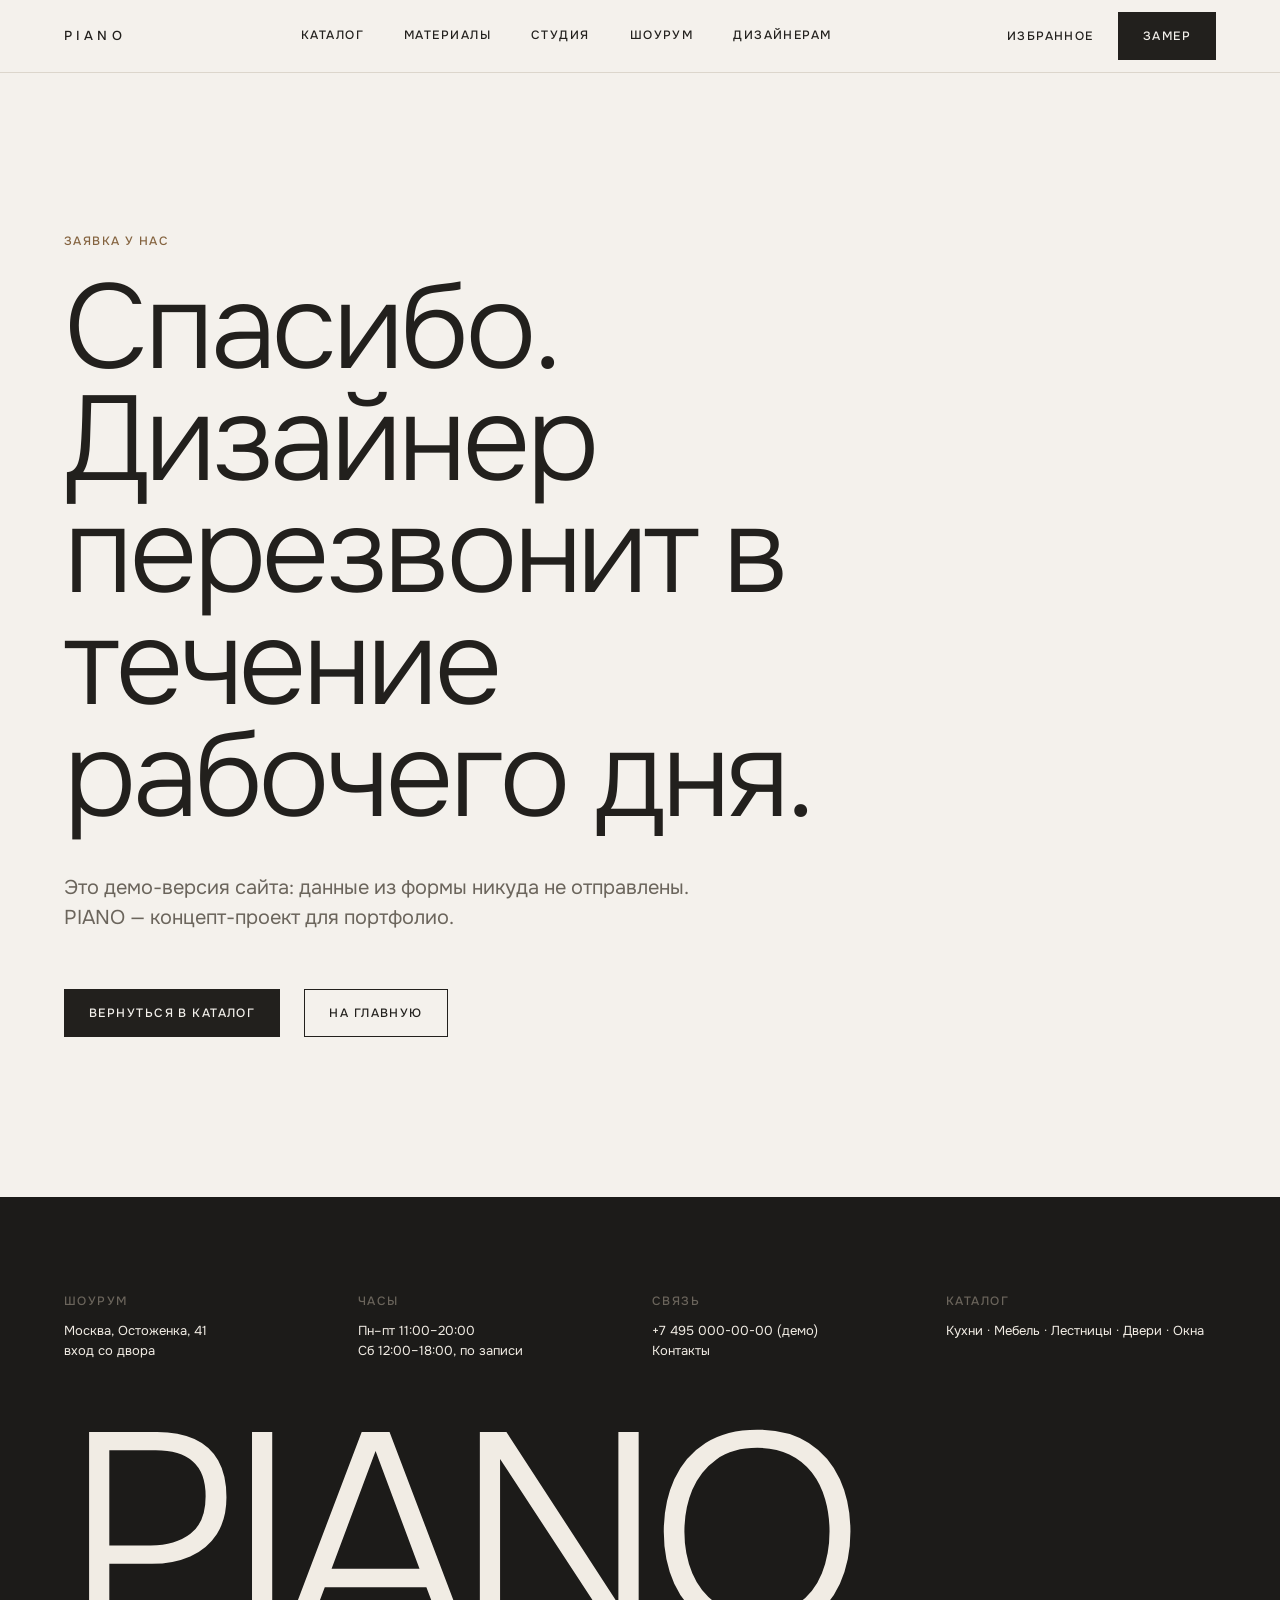
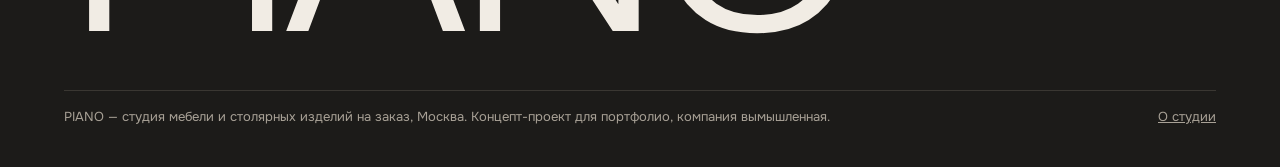
<file: piano/thanks.html>
<!doctype html>
<html lang="ru">
<head>
<meta charset="utf-8">
<meta name="viewport" content="width=device-width, initial-scale=1">
<title>Заявка отправлена — PIANO</title>
<meta name="description" content="Спасибо за заявку.">
<meta property="og:title" content="Заявка отправлена — PIANO">
<meta property="og:description" content="Спасибо за заявку.">
<meta property="og:image" content="img/home-hero.jpg">
<meta name="theme-color" content="#f4f1ec">
<link rel="icon" href="assets/favicon.svg" type="image/svg+xml">
<link rel="preconnect" href="https://fonts.googleapis.com">
<link rel="preconnect" href="https://fonts.gstatic.com" crossorigin>
<link rel="stylesheet" href="https://fonts.googleapis.com/css2?family=Onest:wght@300;400;500&amp;display=swap">
<link rel="stylesheet" href="assets/css/style.css">
<script src="data/catalog.js" defer></script>
<script src="assets/js/app.js" defer></script>
</head>
<body>
<a class="skip" href="#main">К содержанию</a>
<header class="hdr">
<div class="wrap hdr__in">
<a class="logo" href="index.html" aria-label="PIANO — на главную">PIANO</a>
<nav class="nav" aria-label="Основное меню"><a href="catalog.html">Каталог</a><a href="materials.html">Материалы</a><a href="studio.html">Студия</a><a href="showroom.html">Шоурум</a><a href="designers.html">Дизайнерам</a></nav>
<div class="hdr__tools">
<a class="fav-link label hide-sm" href="favorites.html">Избранное <span class="fav-count" data-fav-count hidden>0</span></a>
<a class="btn hide-sm" href="contacts.html#form">Замер</a>
<button type="button" class="icon-btn burger" data-menu-open aria-label="Открыть меню" aria-controls="mnav"><svg viewBox="0 0 22 22" aria-hidden="true"><path d="M3 7h16M3 15h16"/></svg></button>
</div>
</div>
</header>
<div class="mnav" id="mnav" hidden role="dialog" aria-modal="true" aria-label="Меню">
<div class="mnav__top"><a class="logo" href="index.html">PIANO</a><button type="button" class="icon-btn" data-menu-close aria-label="Закрыть меню"><svg viewBox="0 0 22 22" aria-hidden="true"><path d="M5 5l12 12M17 5L5 17"/></svg></button></div>
<ul><li><a href="catalog.html">Каталог</a></li><li><a href="materials.html">Материалы</a></li><li><a href="studio.html">Студия</a></li><li><a href="showroom.html">Шоурум</a></li><li><a href="designers.html">Дизайнерам</a></li><li><a href="favorites.html">Избранное <span class="fav-count" data-fav-count hidden>0</span></a></li><li><a href="contacts.html">Контакты</a></li></ul>
<a class="btn btn--block" href="contacts.html#form">Записаться на замер</a>
<p class="caption" style="margin-top:24px">Москва, Остоженка, 41 · +7 495 000-00-00 (демо)</p>
</div>
<main id="main"><div class="wrap" style="min-height:70vh;display:flex;flex-direction:column;justify-content:center;padding:var(--sec) var(--pad)">
<p class="label" style="color:var(--accent)">Заявка у нас</p>
<h1 class="display" style="margin-top:24px;max-width:960px">Спасибо. Дизайнер перезвонит в течение рабочего дня.</h1>
<p class="lead muted" style="margin-top:40px;max-width:640px">Это демо-версия сайта: данные из формы никуда не отправлены. PIANO — концепт-проект для портфолио.</p>
<div style="margin-top:56px;display:flex;gap:24px;flex-wrap:wrap"><a class="btn" href="catalog.html">Вернуться в каталог</a><a class="btn btn--outline" href="index.html">На главную</a></div>
</div></main>
<footer class="ftr">
<div class="wrap">
<div class="ftr__cols">
<div><p class="label muted" style="margin-bottom:12px">Шоурум</p><p>Москва, Остоженка, 41<br>вход со двора</p></div>
<div><p class="label muted" style="margin-bottom:12px">Часы</p><p>Пн–пт 11:00–20:00<br>Сб 12:00–18:00, по записи</p></div>
<div><p class="label muted" style="margin-bottom:12px">Связь</p><p>+7 495 000-00-00 (демо)<br><a href="contacts.html">Контакты</a></p></div>
<div><p class="label muted" style="margin-bottom:12px">Каталог</p><p><a href="catalog.html?d=kitchens">Кухни</a> · <a href="catalog.html?d=furniture">Мебель</a> · <a href="catalog.html?d=stairs">Лестницы</a> · <a href="catalog.html?d=doors">Двери</a> · <a href="catalog.html?d=windows">Окна</a></p></div>
</div>
<p class="ftr__word" aria-hidden="true">PIANO</p>
<div class="ftr__bottom"><span>PIANO — студия мебели и столярных изделий на заказ, Москва. Концепт-проект для портфолио, компания вымышленная.</span><a href="studio.html">О студии</a></div>
</div>
</footer>
</body>
</html>
</file>
<file: piano/assets/css/style.css>
/* PIANO — стили сайта. Токены из дизайн-системы PIANO. */
:root{
  --surface:#f4f1ec;--surface-raised:#ebe6de;--stone:#cfc6b8;
  --ink:#22201d;--ink-muted:#6b655c;--line:#dcd6cc;--accent:#84633f;
  --d-surface:#1c1b19;--d-raised:#2a2723;--d-stone:#4a453e;--d-ink:#f1ece4;--d-muted:#a8a196;--d-line:#3a3732;--d-accent:#c29a6b;
  --error:#a23b2a;--on-photo:#f4f1ec;
  --font:"Onest","Helvetica Neue",Arial,sans-serif;
  --gutter:24px;--pad:64px;--sec:160px;--header:72px;
  --ease:cubic-bezier(.2,.6,.2,1);
}
*,*::before,*::after{box-sizing:border-box}
html{-webkit-text-size-adjust:100%;scroll-behavior:smooth}
body{margin:0;background:var(--surface);color:var(--ink);font-family:var(--font);font-size:16px;line-height:26px;-webkit-font-smoothing:antialiased}
img{display:block;max-width:100%}
a{color:inherit}
a:hover{color:var(--ink-muted)}
button{font:inherit;color:inherit}
h1,h2,h3,p,dl,dd{margin:0}
:where(a,button,input,select,textarea,[tabindex]):focus-visible{outline:2px solid var(--accent);outline-offset:3px}
.visually-hidden{position:absolute;width:1px;height:1px;overflow:hidden;clip:rect(0 0 0 0);white-space:nowrap}
.skip{position:absolute;left:16px;top:-80px;z-index:100;background:var(--ink);color:var(--surface);padding:12px 16px;text-decoration:none}
.skip:focus{top:16px;color:var(--surface)}

/* Типографика */
.label{font-size:12px;line-height:16px;font-weight:500;letter-spacing:.12em;text-transform:uppercase}
.muted{color:var(--ink-muted)}
.caption{font-size:13px;line-height:20px;color:var(--ink-muted)}
.display{font-size:120px;line-height:112px;font-weight:300;letter-spacing:-.035em}
.h1{font-size:64px;line-height:68px;font-weight:300;letter-spacing:-.025em}
.h2{font-size:40px;line-height:46px;font-weight:300;letter-spacing:-.02em}
.h3{font-size:24px;line-height:32px;font-weight:400;letter-spacing:-.01em}
.lead{font-size:20px;line-height:30px}
.quote{font-size:32px;line-height:42px;font-weight:300;letter-spacing:-.015em}

/* Раскладка */
.wrap{max-width:1440px;margin:0 auto;padding:0 var(--pad)}
.sec{padding:var(--sec) 0}
.sec--top0{padding-top:0}
.sec--raised{background:var(--surface-raised)}
.dark{background:var(--d-surface);color:var(--d-ink)}
.dark .muted,.dark .caption{color:var(--d-muted)}
.dark a:hover{color:var(--d-muted)}
.g12{display:grid;grid-template-columns:repeat(12,minmax(0,1fr));column-gap:var(--gutter)}
.cols2{display:grid;grid-template-columns:repeat(2,minmax(0,1fr));gap:var(--gutter)}
.cols3{display:grid;grid-template-columns:repeat(3,minmax(0,1fr));gap:56px var(--gutter)}
.cols4{display:grid;grid-template-columns:repeat(4,minmax(0,1fr));gap:40px var(--gutter)}
.cols5{display:grid;grid-template-columns:repeat(5,minmax(0,1fr));gap:var(--gutter)}
.cols8{display:grid;grid-template-columns:repeat(8,minmax(0,1fr));gap:40px var(--gutter)}

/* Кнопки и ссылки */
.btn{display:inline-flex;align-items:center;justify-content:center;gap:8px;height:48px;padding:0 24px;border:1px solid var(--ink);background:var(--ink);color:var(--surface);font-size:12px;line-height:16px;font-weight:500;letter-spacing:.12em;text-transform:uppercase;text-decoration:none;cursor:pointer;white-space:nowrap;transition:opacity .3s,background .3s}
.btn:hover{opacity:.86;color:var(--surface)}
.btn svg{width:16px;height:16px;stroke:currentColor;fill:none;stroke-width:1.25}
.btn--outline{background:transparent;color:var(--ink)}
.btn--outline:hover{opacity:1;background:var(--surface-raised);color:var(--ink)}
.btn--outline.is-on{color:var(--accent);border-color:var(--accent)}
.btn--outline.is-on svg{fill:currentColor}
.btn--light{background:var(--d-ink);border-color:var(--d-ink);color:var(--d-surface)}
.btn--light:hover{color:var(--d-surface)}
.btn--ghost-light{background:transparent;border-color:var(--on-photo);color:var(--on-photo)}
.btn--ghost-light:hover{background:rgba(244,241,236,.12);opacity:1;color:var(--on-photo)}
.btn[disabled]{background:transparent;border-color:var(--line);color:var(--ink-muted);cursor:default;opacity:1}
.btn--block{width:100%}
.tlink{display:inline-flex;align-items:center;gap:8px;padding:0 0 2px;border:0;border-bottom:1px solid currentColor;background:none;font-size:12px;line-height:16px;font-weight:500;letter-spacing:.12em;text-transform:uppercase;text-decoration:none;cursor:pointer}
.icon-btn{display:inline-grid;place-items:center;width:44px;height:44px;padding:0;border:0;background:transparent;cursor:pointer}
.icon-btn svg{width:22px;height:22px;stroke:currentColor;fill:none;stroke-width:1.25}

/* Шапка */
.hdr{position:relative;z-index:20;border-bottom:1px solid var(--line);background:var(--surface)}
.hdr__in{display:flex;align-items:center;justify-content:space-between;gap:24px;height:var(--header)}
.logo{font-size:13px;line-height:16px;font-weight:500;letter-spacing:.32em;text-decoration:none}
.nav{display:flex;gap:40px}
.nav a,.mnav a{font-size:12px;line-height:16px;font-weight:500;letter-spacing:.12em;text-transform:uppercase;text-decoration:none;padding-bottom:2px;border-bottom:1px solid transparent}
.nav a:hover,.nav a[aria-current]{border-bottom-color:currentColor;color:inherit}
.hdr__tools{display:flex;align-items:center;gap:24px}
.fav-link{display:inline-flex;align-items:center;gap:6px;text-decoration:none}
.fav-count{display:inline-grid;place-items:center;min-width:18px;height:18px;padding:0 5px;border-radius:999px;background:var(--accent);color:var(--surface);font-size:11px;line-height:1;letter-spacing:0}
.fav-count[hidden]{display:none}
.burger{display:none}
.hdr--photo{position:absolute;left:0;right:0;top:0;background:transparent;border-bottom-color:rgba(244,241,236,.32);color:var(--on-photo)}
.hdr--photo .fav-count{color:var(--ink);background:var(--d-ink)}
.hdr--photo a:hover{color:var(--on-photo)}
.mnav{display:none}
.mnav.is-open{display:block;position:fixed;inset:0;z-index:50;background:var(--surface);color:var(--ink);padding:0 16px;overflow:auto}
.mnav__top{display:flex;align-items:center;justify-content:space-between;height:56px;border-bottom:1px solid var(--line)}
.mnav ul{list-style:none;margin:0;padding:24px 0;display:flex;flex-direction:column;gap:4px}
.mnav li a{display:block;padding:12px 0;font-size:32px;line-height:40px;font-weight:300;letter-spacing:-.01em;text-transform:none;border:0}
.mnav .btn{margin-top:16px}

/* Хлебные крошки */
.crumbs{padding-top:24px;color:var(--ink-muted)}
.crumbs a{text-decoration:none}
.crumbs a:hover{color:var(--ink)}
.crumbs [aria-current]{color:var(--ink)}

/* Фото */
.photo{position:relative;overflow:hidden;background:var(--stone)}
.dark .photo{background:var(--d-stone)}
.photo img{width:100%;height:100%;object-fit:cover;transition:transform .9s var(--ease)}
a:hover>.photo img,a:hover .photo img{transform:scale(1.03)}
.r32{aspect-ratio:3/2}.r43{aspect-ratio:4/3}.r45{aspect-ratio:4/5}.r11{aspect-ratio:1/1}.r169{aspect-ratio:16/9}

/* Первый экран на фото */
.hero{position:relative;height:min(920px,100vh);min-height:640px;color:var(--on-photo);overflow:hidden}
.hero--short{height:min(760px,90vh)}
.hero__img{position:absolute;inset:0;width:100%;height:100%;object-fit:cover}
.hero::after{content:"";position:absolute;inset:0;background:linear-gradient(180deg,rgba(20,19,17,.45) 0%,rgba(20,19,17,0) 24%,rgba(20,19,17,0) 48%,rgba(20,19,17,.58) 100%);pointer-events:none}
.hero__body{position:absolute;left:0;right:0;bottom:64px;z-index:1;display:flex;justify-content:space-between;align-items:flex-end;gap:40px;flex-wrap:wrap}
.hero__aside{display:flex;flex-direction:column;align-items:flex-end;gap:16px}
.hero__top{position:absolute;left:0;right:0;top:calc(var(--header) + 32px);z-index:1}

/* Заголовок секции */
.sec-head{display:grid;grid-template-columns:repeat(12,minmax(0,1fr));column-gap:var(--gutter);padding-top:16px;border-top:1px solid var(--line);margin-bottom:56px}
.dark .sec-head{border-top-color:var(--d-line)}
.sec--raised .sec-head{border-top-color:var(--stone)}
.sec-head>.label{grid-column:1/4;color:var(--ink-muted)}
.dark .sec-head>.label{color:var(--d-muted)}
.sec-head>h2{grid-column:4/10}
.sec-head>.tlink{grid-column:10/13;justify-self:end;align-self:end}

/* Карточки */
.card{display:block;text-decoration:none;color:inherit}
.card:hover{color:inherit}
.card__meta{display:flex;justify-content:space-between;align-items:baseline;gap:16px;margin-top:16px;padding-top:8px;border-top:1px solid var(--line)}
.dark .card__meta{border-top-color:var(--d-line)}
.card__num{display:block;margin-bottom:8px;color:var(--ink-muted)}
.card__row{display:flex;justify-content:space-between;gap:16px;margin-top:16px}
.card:hover .h3{text-decoration:underline;text-decoration-thickness:1px;text-underline-offset:6px}
.mcard{position:relative}
.fav-btn{position:absolute;top:12px;right:12px;z-index:2;display:grid;place-items:center;width:40px;height:40px;padding:0;border:0;background:var(--surface);color:var(--ink);cursor:pointer}
.fav-btn svg{width:20px;height:20px;stroke:currentColor;fill:none;stroke-width:1.25}
.fav-btn[aria-pressed="true"]{color:var(--accent)}
.fav-btn[aria-pressed="true"] svg{fill:currentColor}

/* Главная */
.manifest{grid-column:4/13;font-size:44px;line-height:54px;font-weight:300;letter-spacing:-.02em;color:var(--ink-muted)}
.manifest b{font-weight:300;color:var(--ink)}
.dirs{display:grid;grid-template-columns:repeat(12,minmax(0,1fr));gap:var(--gutter)}
.dirs__main{grid-column:1/8;display:flex;flex-direction:column}
.dirs__main .photo{flex:1;min-height:560px}
.dirs__rest{grid-column:8/13;display:grid;grid-template-columns:repeat(2,minmax(0,1fr));gap:var(--gutter)}
.hotspots{position:relative}
.hot{position:absolute;width:28px;height:28px;margin:-14px 0 0 -14px;border-radius:999px;background:rgba(244,241,236,.9);display:grid;place-items:center;text-decoration:none;color:var(--ink)}
.hot::after{content:"";width:8px;height:8px;border-radius:999px;background:var(--accent)}
.hot::before{content:"";position:absolute;inset:-6px;border-radius:999px;border:1px solid rgba(244,241,236,.6);animation:pulse 2.4s var(--ease) infinite}
.hot span{position:absolute;left:36px;top:50%;transform:translateY(-50%);white-space:nowrap;background:var(--surface);color:var(--ink);padding:8px 12px;font-size:13px;line-height:20px;opacity:0;pointer-events:none;transition:opacity .3s}
.hot:hover span,.hot:focus span{opacity:1}
.hot--l span{left:auto;right:36px}
@media (max-width:680px){.hot span:not(.visually-hidden){display:none}}
body{overflow-x:clip}
.hot:hover{color:var(--ink)}
@keyframes pulse{0%{transform:scale(.8);opacity:1}100%{transform:scale(1.6);opacity:0}}
.step{display:grid;grid-template-columns:repeat(12,minmax(0,1fr));column-gap:var(--gutter);align-items:baseline;padding:32px 0;border-top:1px solid var(--line)}
.step:last-child{border-bottom:1px solid var(--line)}
.step__n{grid-column:1/3;font-size:96px;line-height:80px;font-weight:300;letter-spacing:-.04em;color:var(--ink-muted)}
.step h3{grid-column:4/7}
.step p{grid-column:8/13}
.ftr{background:var(--d-surface);color:var(--d-ink);padding:96px 0 40px;overflow:hidden}
.ftr__cols{display:grid;grid-template-columns:repeat(4,minmax(0,1fr));gap:var(--gutter);padding-bottom:64px;font-size:13px;line-height:20px}
.ftr__cols a{text-decoration:none}
.ftr__word{font-size:min(22vw,320px);line-height:.8;font-weight:300;letter-spacing:-.05em;white-space:nowrap}
.ftr__bottom{display:flex;justify-content:space-between;gap:24px;flex-wrap:wrap;margin-top:40px;padding-top:16px;border-top:1px solid var(--d-line);font-size:13px;line-height:20px;color:var(--d-muted)}

/* Поля форм */
.field{display:block}
.field>.label{display:block;color:var(--ink-muted)}
.dark .field>.label{color:var(--d-muted)}
.field input,.field select,.field textarea{display:block;width:100%;margin-top:8px;padding:8px 0 10px;border:0;border-bottom:1px solid var(--ink-muted);border-radius:0;background:transparent;color:inherit;font:inherit;font-size:16px;line-height:26px;resize:none;-webkit-appearance:none;appearance:none}
.dark .field input,.dark .field select,.dark .field textarea{border-bottom-color:var(--d-muted)}
.field input::placeholder,.field textarea::placeholder{color:var(--ink-muted)}
.dark .field input::placeholder{color:var(--d-muted)}
.field select{background-image:url("data:image/svg+xml,%3Csvg xmlns='http://www.w3.org/2000/svg' width='12' height='8' fill='none' stroke='%236b655c'%3E%3Cpath d='M1 1l5 5 5-5'/%3E%3C/svg%3E");background-repeat:no-repeat;background-position:right 4px center;padding-right:24px}
.field input:focus,.field select:focus,.field textarea:focus{outline:none;border-bottom:2px solid var(--accent);padding-bottom:9px}
.dark .field input:focus{border-bottom-color:var(--d-accent)}
.field__hint{display:block;margin-top:8px;font-size:13px;line-height:20px;color:var(--ink-muted)}
.field.is-error input,.field.is-error select{border-bottom-color:var(--error)}
.field.is-error .field__hint{color:var(--error)}
.dark .field.is-error .field__hint{color:#e08a78}
.form-grid{display:grid;grid-template-columns:repeat(2,minmax(0,1fr));gap:40px var(--gutter)}
.form-grid .full{grid-column:1/-1}
.form-foot{display:flex;justify-content:space-between;align-items:center;gap:24px;flex-wrap:wrap}

/* Фильтры */
.filters{display:flex;flex-direction:column;gap:16px;padding:24px 0;border-top:1px solid var(--line);border-bottom:1px solid var(--line)}
.filters__row{display:flex;align-items:center;justify-content:space-between;gap:24px;flex-wrap:wrap}
.filters__group{display:flex;align-items:center;gap:24px;flex-wrap:wrap}
.filters__group>.label{width:96px;color:var(--ink-muted)}
.chips{display:flex;flex-wrap:wrap;gap:8px}
.chip{height:36px;padding:0 16px;border:1px solid var(--line);border-radius:2px;background:transparent;font-size:13px;line-height:20px;cursor:pointer}
.chip:hover{border-color:var(--ink-muted)}
.chip[aria-pressed="true"]{background:var(--ink);border-color:var(--ink);color:var(--surface)}
.seg{display:inline-flex;border:1px solid var(--line);border-radius:2px}
.seg button{display:inline-flex;align-items:center;gap:8px;height:36px;padding:0 14px;border:0;background:transparent;color:var(--ink-muted);font-size:12px;font-weight:500;letter-spacing:.12em;text-transform:uppercase;cursor:pointer}
.seg button[aria-pressed="true"]{background:var(--surface-raised);color:var(--ink)}
.seg svg{width:14px;height:14px;stroke:currentColor;fill:none;stroke-width:1.25}
.empty{padding:64px 0;border-top:1px solid var(--line);display:flex;gap:24px;align-items:center;flex-wrap:wrap}

/* Индекс-список */
.irow{position:relative;display:grid;grid-template-columns:96px minmax(0,2fr) minmax(0,2fr) 120px;gap:var(--gutter);align-items:baseline;padding:18px 0;border-top:1px solid var(--line);text-decoration:none}
.irow:hover{color:inherit}
.irow__nm{font-size:20px;line-height:30px}
.irow__pv{position:absolute;right:160px;top:50%;width:240px;aspect-ratio:3/2;overflow:hidden;background:var(--stone);opacity:0;transform:translateY(-50%) scale(.96);transition:opacity .35s,transform .35s;pointer-events:none;z-index:2}
.irow__pv img{width:100%;height:100%;object-fit:cover}
.irow:hover .irow__pv{opacity:1;transform:translateY(-50%) scale(1)}
.irow:hover .irow__nm{text-decoration:underline;text-decoration-thickness:1px;text-underline-offset:6px}
.ilist{border-bottom:1px solid var(--line)}
.ihead{border-top:0;padding-top:0}

/* Образцы */
.sw{display:block;width:100%;padding:0;border:0;background:none;text-align:left;cursor:pointer;text-decoration:none;color:inherit}
.sw__img{display:block;aspect-ratio:1/1;overflow:hidden;background:var(--stone);outline:1px solid transparent;outline-offset:4px}
.sw__img img{width:100%;height:100%;object-fit:cover;transition:transform .9s var(--ease)}
.sw:hover .sw__img img{transform:scale(1.04)}
.sw[aria-pressed="true"] .sw__img{outline-color:var(--ink)}
.sw__nm{display:block;margin-top:12px;font-size:13px;line-height:20px}
.sw__tp{display:block;font-size:13px;line-height:20px;color:var(--ink-muted)}
.sw-row{display:grid;grid-template-columns:repeat(4,minmax(0,1fr));gap:16px;margin-top:12px}

/* Страница модели */
.pdp{display:grid;grid-template-columns:repeat(12,minmax(0,1fr));column-gap:var(--gutter);align-items:start}
.pdp__gal{grid-column:1/8}
.pdp__info{grid-column:9/13;position:sticky;top:24px}
.thumbs{display:grid;grid-template-columns:repeat(3,minmax(0,1fr));gap:16px;margin-top:16px}
.thumb{padding:0;border:0;background:var(--stone);aspect-ratio:3/2;overflow:hidden;cursor:pointer;outline:1px solid transparent;outline-offset:4px}
.thumb img{width:100%;height:100%;object-fit:cover;opacity:.72;transition:opacity .3s}
.thumb[aria-pressed="true"]{outline-color:var(--ink)}
.thumb[aria-pressed="true"] img,.thumb:hover img{opacity:1}
.spec{display:grid;grid-template-columns:repeat(12,minmax(0,1fr));column-gap:var(--gutter)}
.srow{display:grid;grid-template-columns:minmax(0,1fr) minmax(0,2fr);gap:var(--gutter);padding:14px 0;border-top:1px solid var(--line)}
.srow:last-child{border-bottom:1px solid var(--line)}
.srow dt{color:var(--ink-muted)}
.dl{display:flex;justify-content:space-between;align-items:center;gap:16px;padding:14px 0;border-top:1px solid var(--line);text-decoration:none}
.dl:last-child{border-bottom:1px solid var(--line)}
.dl:hover{color:var(--accent)}
.dl svg{width:16px;height:16px;stroke:currentColor;fill:none;stroke-width:1.25;flex:none}
.next{display:flex;justify-content:space-between;align-items:center;gap:24px;padding:24px 0;border-top:1px solid var(--line);border-bottom:1px solid var(--line);text-decoration:none}
.next:hover{color:inherit}
.next__t{font-size:32px;line-height:40px;font-weight:300;letter-spacing:-.01em}
.sticky-cta{display:none}

/* Коллекция */
.clist{grid-column:1/3;padding-top:12px;border-top:1px solid rgba(244,241,236,.32)}
.clist a{display:flex;align-items:center;gap:10px;font-size:13px;line-height:24px;text-decoration:none;color:rgba(244,241,236,.72)}
.clist a::before{content:"";width:6px;height:6px;border-radius:999px}
.clist a:hover,.clist a[aria-current]{color:var(--on-photo)}
.clist a[aria-current]::before{background:var(--d-accent)}
.coll-title{font-size:200px;line-height:170px;font-weight:300;letter-spacing:-.045em}
.coll-title sup{font-size:24px;letter-spacing:0;vertical-align:top;margin-left:12px;position:relative;top:24px}
.facts div{padding:12px 0;border-top:1px solid var(--line)}
.facts div:last-child{border-bottom:1px solid var(--line)}
.facts dd{margin-top:4px}

/* Материалы */
.lib{display:grid;grid-template-columns:repeat(12,minmax(0,1fr));column-gap:var(--gutter);align-items:start}
.lib__grid{grid-column:1/9;display:grid;grid-template-columns:repeat(4,minmax(0,1fr));gap:40px var(--gutter)}
.lib__detail{grid-column:9/13;position:sticky;top:24px}
.drow{padding:12px 0;border-top:1px solid var(--line)}
.drow:last-child{border-bottom:1px solid var(--line)}
.drow dt{margin-bottom:2px;color:var(--ink-muted)}
.tags{display:flex;flex-wrap:wrap;gap:8px;margin-top:6px}
.tags a{padding:4px 10px;border:1px solid var(--line);border-radius:2px;font-size:13px;line-height:20px;text-decoration:none}
.tags a:hover{border-color:var(--ink-muted);color:var(--ink)}

/* Дизайнерам */
.ben{display:grid;grid-template-columns:repeat(4,minmax(0,1fr));gap:var(--gutter)}
.ben>div{padding-top:16px;border-top:1px solid var(--line)}
.ben h3{margin:24px 0 8px}
.big-n{display:block;font-size:80px;line-height:72px;font-weight:300;letter-spacing:-.04em;color:var(--ink-muted)}
.frow{display:grid;grid-template-columns:72px 96px minmax(0,1fr) 120px 120px 120px;gap:var(--gutter);align-items:center;padding:14px 0;border-top:1px solid var(--stone)}
.frow:last-child{border-bottom:1px solid var(--stone)}
.frow__th{aspect-ratio:3/2;overflow:hidden;background:var(--stone)}
.frow__th img{width:100%;height:100%;object-fit:cover}
.frow .dl2{display:inline-flex;align-items:center;gap:6px;font-size:13px;line-height:20px;text-decoration:none}
.frow .dl2:hover{color:var(--accent)}
.frow .dl2 svg{width:14px;height:14px;stroke:currentColor;fill:none;stroke-width:1.25}

/* Шоурум */
.days{display:flex;gap:8px;overflow-x:auto;padding:2px 2px 6px;scrollbar-width:thin}
.day{display:grid;gap:2px;justify-items:start;flex:0 0 auto;min-width:76px;padding:8px 14px;border:1px solid var(--line);border-radius:2px;background:transparent;cursor:pointer}
.day__w{font-size:12px;line-height:16px;font-weight:500;letter-spacing:.12em;text-transform:uppercase;color:var(--ink-muted)}
.day__n{font-size:22px;line-height:30px;font-weight:300}
.day:hover{border-color:var(--ink-muted)}
.day[aria-pressed="true"]{border-color:var(--ink);box-shadow:inset 0 0 0 1px var(--ink)}
.slots{display:grid;grid-template-columns:repeat(6,minmax(0,1fr));gap:8px}
.slot{height:44px;border:1px solid var(--line);border-radius:2px;background:transparent;font-size:14px;cursor:pointer}
.slot:hover{border-color:var(--ink-muted)}
.slot[aria-pressed="true"]{border-color:var(--accent);box-shadow:inset 0 0 0 1px var(--accent);color:var(--accent)}
.slot[disabled]{color:#a8a196;text-decoration:line-through;border-style:dashed;cursor:default}
.done{padding:40px;background:var(--surface)}

/* Избранное */
.favl{display:grid;grid-template-columns:repeat(12,minmax(0,1fr));column-gap:var(--gutter);align-items:start}
.board{grid-column:1/9;display:grid;grid-template-columns:repeat(6,minmax(0,1fr));gap:var(--gutter);grid-auto-flow:dense}
.panel{grid-column:9/13;position:sticky;top:24px;background:var(--surface-raised);padding:32px}
.tile{position:relative}
.tile .rm{position:absolute;top:12px;right:12px;z-index:2;display:grid;place-items:center;width:36px;height:36px;padding:0;border:0;background:var(--surface);cursor:pointer}
.tile .rm svg{width:14px;height:14px;stroke:currentColor;fill:none;stroke-width:1.25}
.tile .rm:hover{color:var(--accent)}
.s2{grid-column:span 2}.s3{grid-column:span 3}.s4{grid-column:span 4}

/* Появление при прокрутке */
.reveal{opacity:0;transform:translateY(16px);transition:opacity .6s var(--ease),transform .6s var(--ease)}
.reveal.is-in{opacity:1;transform:none}

/* Планшет */
@media (max-width:1024px){
  :root{--pad:40px;--sec:120px}
  .nav{display:none}
  .burger{display:inline-grid}
  .display{font-size:88px;line-height:84px}
  .manifest{grid-column:1/-1;font-size:36px;line-height:46px}
  .dirs__main,.dirs__rest{grid-column:1/-1}
  .dirs__main .photo{min-height:420px}
  .cols5{grid-template-columns:repeat(3,minmax(0,1fr))}
  .cols8{grid-template-columns:repeat(4,minmax(0,1fr))}
  .cols4,.ben{grid-template-columns:repeat(2,minmax(0,1fr))}
  .cols3{grid-template-columns:repeat(2,minmax(0,1fr))}
  .g12>*{grid-column:1/-1 !important}
  .g12>*+*{margin-top:40px}
  .pdp__gal,.pdp__info,.lib__grid,.lib__detail,.board,.panel{grid-column:1/-1;position:static}
  .pdp__info,.panel{margin-top:40px}
  .lib__detail{order:-1;margin-bottom:56px}
  .spec>*{grid-column:1/-1 !important}
  .spec>*+*{margin-top:32px}
  .irow__pv{display:none}
  .frow{grid-template-columns:64px minmax(0,1fr) 100px 100px 100px}
  .frow__th{display:none}
  .coll-title{font-size:140px;line-height:124px}
  .slots{grid-template-columns:repeat(3,minmax(0,1fr))}
  .ftr__cols{grid-template-columns:repeat(2,minmax(0,1fr))}
}
/* Телефон */
@media (max-width:680px){
  :root{--pad:16px;--sec:96px;--header:56px}
  .display,.coll-title{font-size:56px;line-height:56px}
  .coll-title sup{font-size:16px;top:8px}
  .h1{font-size:40px;line-height:44px}
  .h2{font-size:30px;line-height:36px}
  .quote{font-size:24px;line-height:32px}
  .manifest{font-size:28px;line-height:36px}
  .hide-sm{display:none !important}
  .hero{min-height:560px;height:88vh}
  .hero__body{bottom:32px}
  .hero__aside{align-items:flex-start}
  .sec-head{display:flex;flex-direction:column;align-items:flex-start;gap:12px;margin-bottom:40px}
  .dirs__rest,.cols3,.form-grid{grid-template-columns:1fr}
  .cols5{grid-template-columns:repeat(2,minmax(0,1fr))}
  .cols8{grid-template-columns:repeat(3,minmax(0,1fr));gap:24px 12px}
  .cols4,.ben{grid-template-columns:1fr}
  .lib__grid{grid-template-columns:repeat(3,minmax(0,1fr));gap:24px 12px}
  .board{grid-template-columns:repeat(2,minmax(0,1fr));gap:16px}
  .s2,.s3{grid-column:span 1}.s4{grid-column:span 2}
  .step{display:flex;flex-direction:column;gap:8px}
  .step__n{font-size:56px;line-height:56px}
  .irow{grid-template-columns:64px minmax(0,1fr);gap:4px 16px}
  .irow>:nth-child(3),.irow>:nth-child(4){grid-column:2}
  .ihead{display:none}
  .frow{grid-template-columns:56px minmax(0,1fr);gap:8px 16px}
  .frow>.dl2{grid-column:2}
  .frow.ihead{display:none}
  .slots{grid-template-columns:repeat(3,minmax(0,1fr))}
  .sw-row{gap:10px}
  .panel{padding:24px}
  .next__t{font-size:22px;line-height:30px}
  .ftr{padding-top:64px}
  .ftr__cols{grid-template-columns:1fr;gap:24px}
  .sticky-cta{display:block;position:sticky;bottom:0;z-index:10;padding:12px 16px;background:var(--surface);border-top:1px solid var(--line)}
}
@media (prefers-reduced-motion:reduce){
  *,*::before,*::after{transition:none !important;animation:none !important;scroll-behavior:auto !important}
  .reveal{opacity:1;transform:none}
}
</file>
